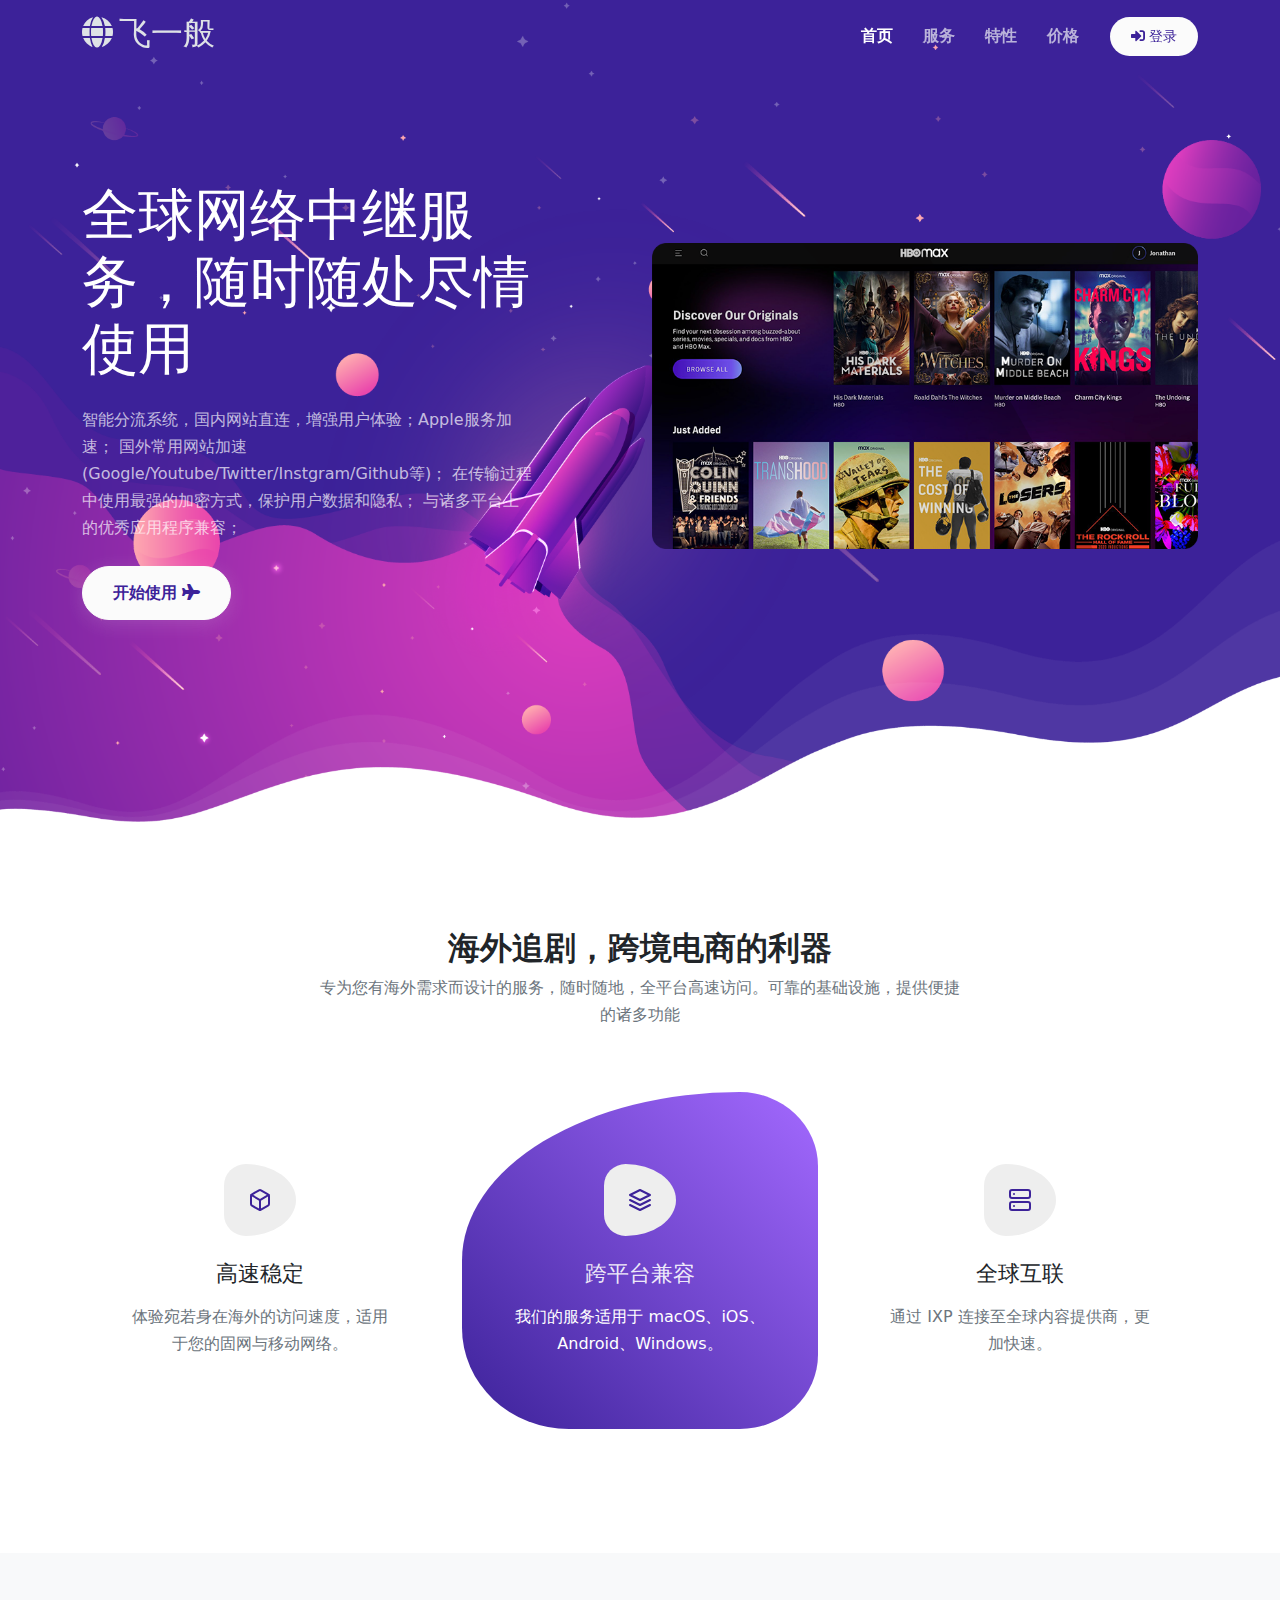
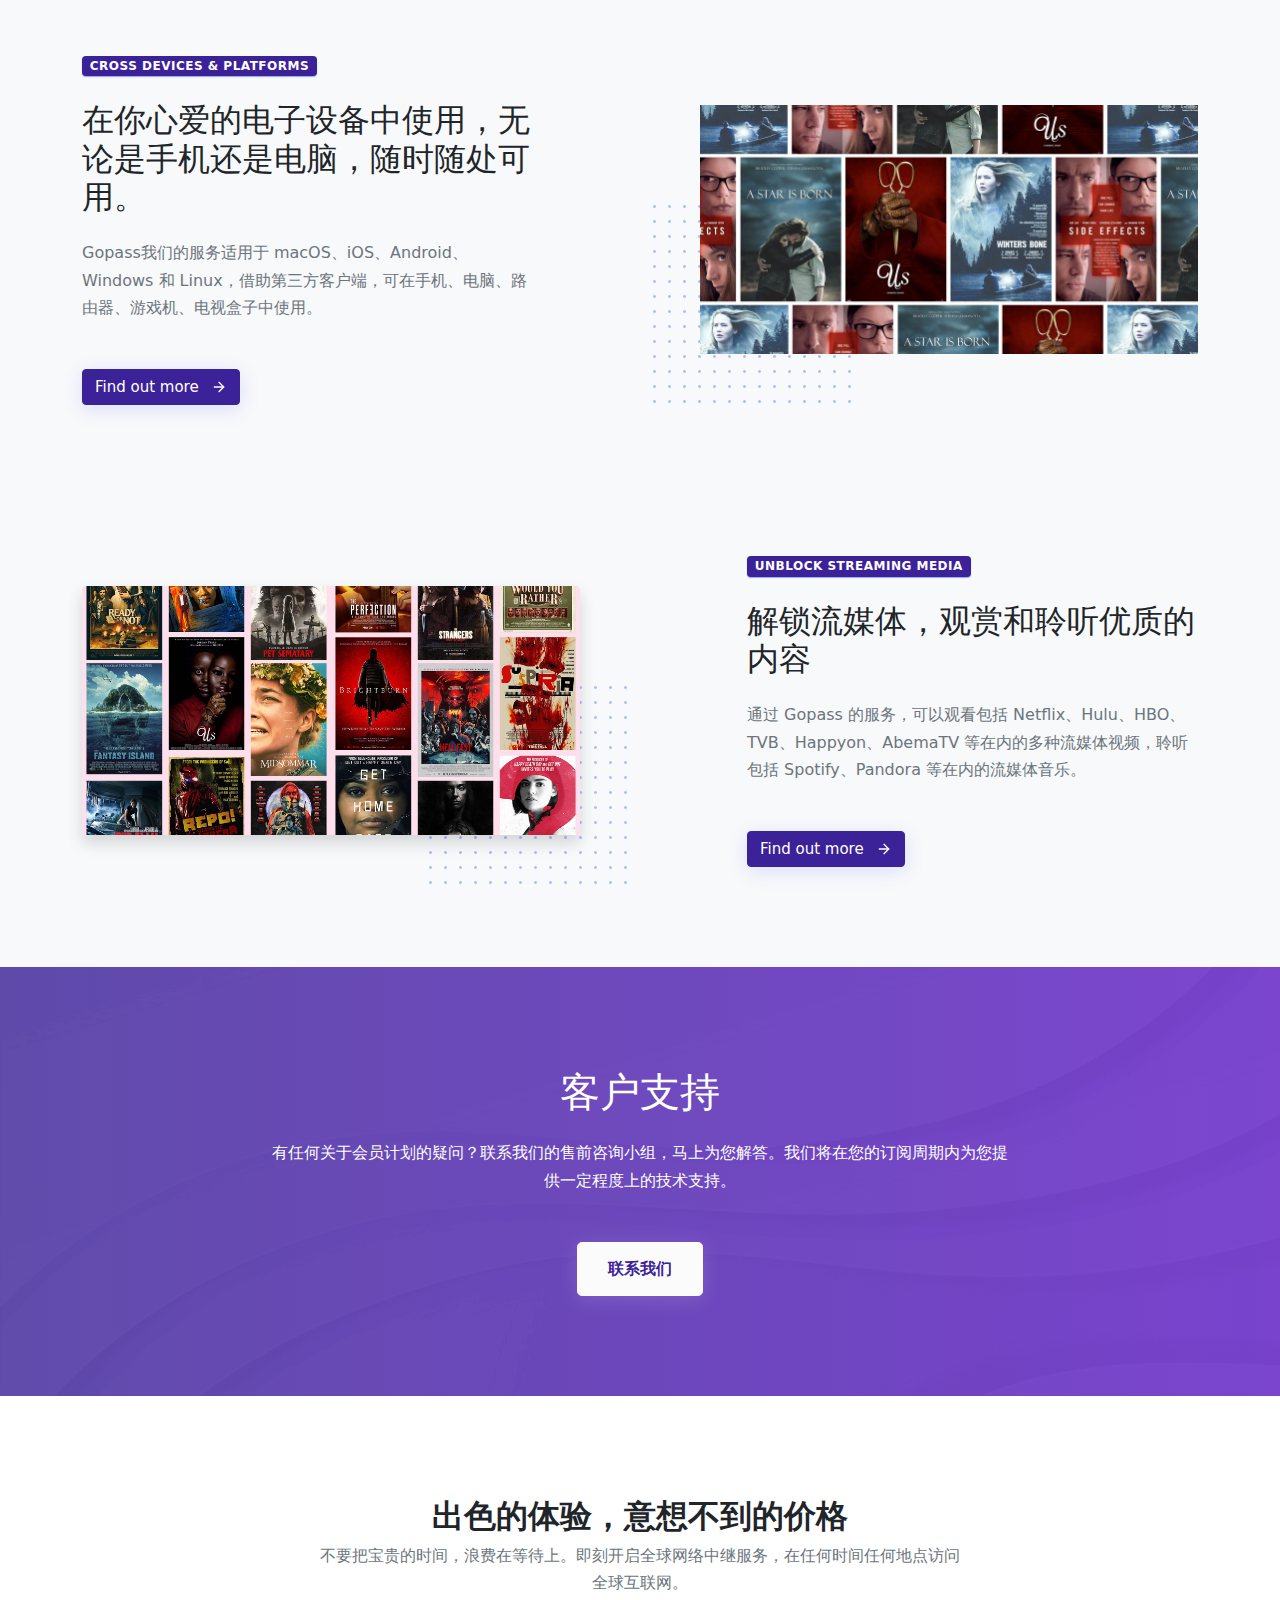
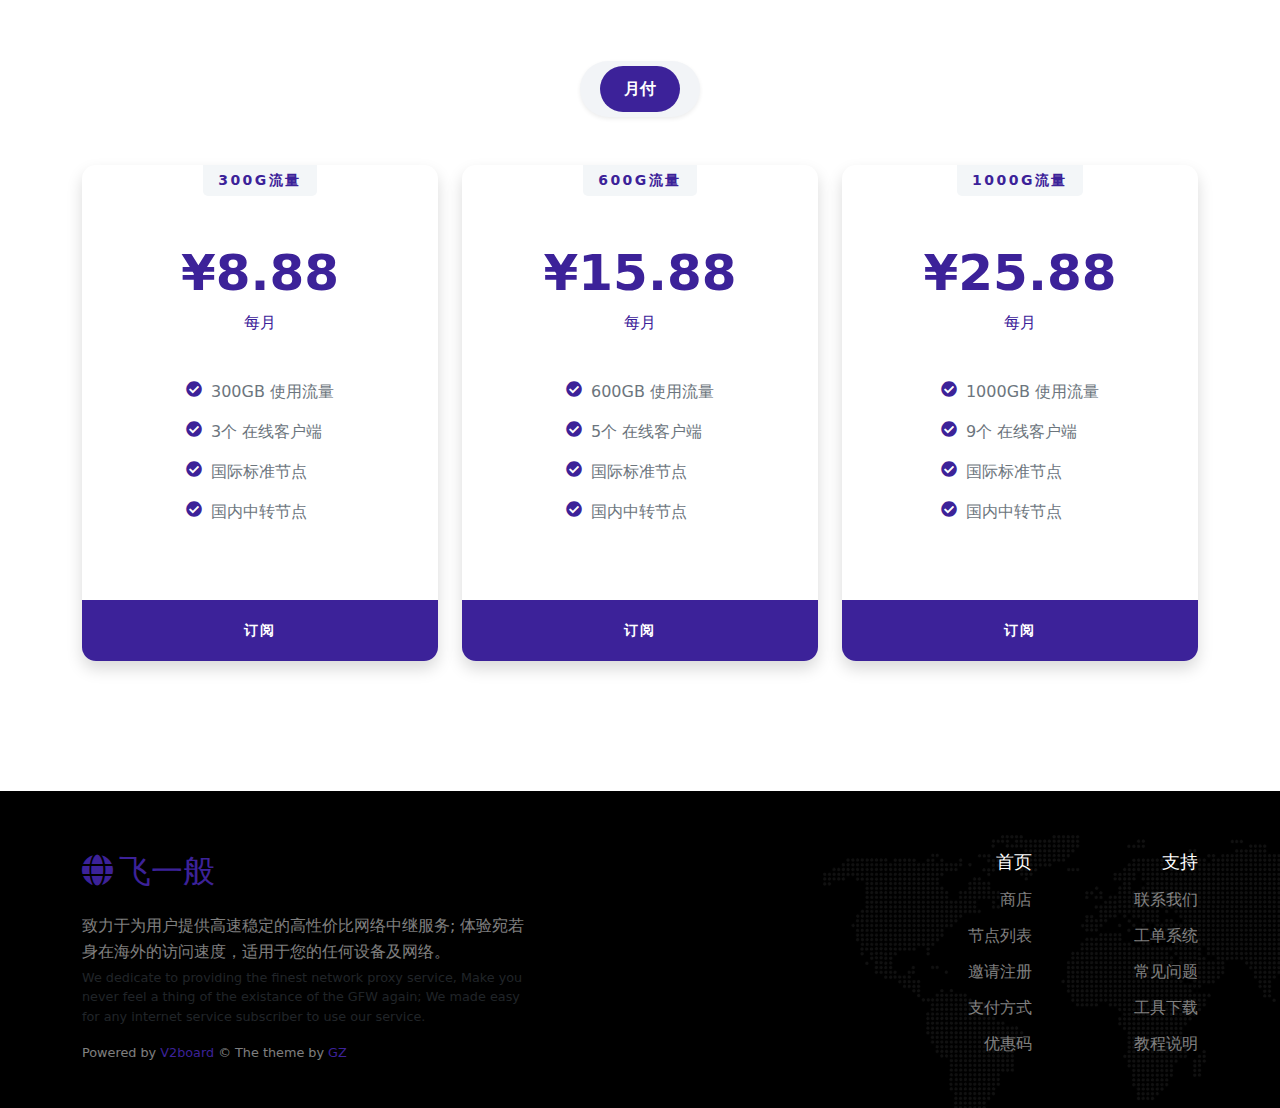
<file: index.html>
<!DOCTYPE html>
<html lang="en">

<head>
    <meta charset="utf-8">
    <meta name="viewport" content="width=device-width, initial-scale=1, shrink-to-fit=no">
    <link rel="icon" type="image/png" href="/favicon.ico">

    <link rel="stylesheet" href="static/css/all.min.css">
    <link rel="stylesheet" href="static/css/swiper.min.css">

    <script src="static/js/jquery.slim.min.js"></script>

    <link rel="stylesheet" href="static/css/style.css">
    <link rel="stylesheet" href="static/css/bootstrap.min_1.css">
    <link rel="stylesheet" href="static/css/materialdesignicons.min.css">

    <title>飞一般的感觉</title>
</head>

<body>
    <!--Navbar Start-->
    <nav class="navbar navbar-expand-lg fixed-top" id="navbar">
        <div class="container">
            <!-- LOGO -->
            <a class="navbar-brand logo" href="/">
                <h2 class="logo-dark"><i class="fa fa-globe"></i>&nbsp;飞一般</h2>
                <h2 class="logo-light" style="color:#dee2e6;font-weight: 400;"><i class="fa fa-globe"></i>&nbsp;飞一般</h2>
            </a>
            <button class="navbar-toggler" type="button" data-bs-toggle="collapse" data-bs-target="#navbarCollapse"
                aria-controls="navbarCollapse" aria-expanded="false" aria-label="Toggle navigation">
                <svg xmlns="http://www.w3.org/2000/svg" width="24" height="24" viewBox="0 0 24 24" fill="none"
                    stroke="currentColor" stroke-width="2" stroke-linecap="round" stroke-linejoin="round"
                    class="feather feather-menu">
                    <line x1="3" y1="12" x2="21" y2="12"></line>
                    <line x1="3" y1="6" x2="21" y2="6"></line>
                    <line x1="3" y1="18" x2="21" y2="18"></line>
                </svg>
            </button>
            <div class="collapse navbar-collapse" id="navbarCollapse">
                <ul class="navbar-nav ms-auto navbar-center" id="navbar-navlist">
                    <li class="nav-item"><a href="/#home" class="nav-link active">首页</a></li>
                    <li class="nav-item"><a href="/#services" class="nav-link">服务</a></li>
                    <li class="nav-item"><a href="/#features" class="nav-link">特性</a></li>
                    <li class="nav-item"><a href="/#pricing" class="nav-link">价格</a></li>
                    <!-- <li class="nav-item client">
                        <a href="#" class="nav-link">客户端</a>
                        <ol class="title">
                            <li>
                                <a href="/LuFly.apk">Android</a>
                            </li>
                            <li>
                                <a href="/LuFly.exe">Windows</a>
                            </li>
                            <li>
                                <a href="/LuFly.pkg">MacOS</a>
                            </li>
                        </ol>
                    </li> --!>

                </ul>
                <a href="index.php#/login" class="btn btn-sm rounded-pill nav-btn ms-lg-3"><i
                        class="fas fa-sign-in-alt"></i> 登录</a>
            </div>
        </div>
        <!-- end container -->
    </nav>
    <!-- Navbar End -->

    <!-- Hero Start -->
    <section class="hero-1 bg-center bg-primary position-relative"
        style="background-image: url(static/images/hero-g-bg.png);" id="home">
        <div class="container">
            <div class="row align-items-center hero-content">
                <div class="col-lg-5">
                    <h1 class="text-white display-4 font-weight-bold mb-4 hero-1-title">全球网络中继服务，随时随处尽情使用</h1>
                    <p class="text-white-70 mb-4"> 智能分流系统，国内网站直连，增强用户体验；Apple服务加速；
                        国外常用网站加速 (Google/Youtube/Twitter/Instgram/Github等)；
                        在传输过程中使用最强的加密方式，保护用户数据和隐私；
                        与诸多平台上的优秀应用程序兼容；</p>
                    <a class="btn btn-lg btn-light rounded-pill mb-2" href="index.php#/register"><strong>开始使用</strong>
                        <i class="fa fa-plane" aria-hidden="true"></i></a>
                </div>

                <div id="carouselExampleIndicators" class="col-lg-6 col-sm-12 mx-auto ms-lg-auto me-lg-0 carousel slide"
                    data-ride="carousel">
                    <div class="swiper-container swiper-container-initialized swiper-container-horizontal">
                        <div class="swiper-wrapper"
                            style="transform: translate3d(-2544px, 0px, 0px); transition-duration: 0ms;">
                            <div class="swiper-slide swiper-slide-duplicate swiper-slide-next swiper-slide-duplicate-prev"
                                data-swiper-slide-index="2" style="width: 636px;"><img
                                    src="static/picture/banner-hulu-3.png" class="d-block w-100"></div>
                            <div class="swiper-slide swiper-slide-duplicate-active" data-swiper-slide-index="0"
                                style="width: 636px;"><img src="static/picture/banner-hbo-1.png" class="d-block w-100">
                                <p></p>
                            </div>
                            <div class="swiper-slide" data-swiper-slide-index="1" style="width: 636px;"><img
                                    src="static/picture/banner-netflix-1.png" class="d-block w-100">
                                <p></p>
                            </div>
                            <div class="swiper-slide swiper-slide-prev swiper-slide-duplicate-next"
                                data-swiper-slide-index="2" style="width: 636px;"><img
                                    src="static/picture/banner-hulu-3.png" class="d-block w-100"></div>
                            <div class="swiper-slide swiper-slide-duplicate swiper-slide-active"
                                data-swiper-slide-index="0" style="width: 636px;"><img
                                    src="static/picture/banner-hbo-1.png" class="d-block w-100">
                                <p></p>
                            </div>
                        </div>
                        <div class="swiper-pagination"></div>
                        <span class="swiper-notification" aria-live="assertive" aria-atomic="true"></span>
                    </div>
                </div>
            </div>
            <!-- end row -->
        </div>
        <!-- end container -->
        <div class="hero-bottom-shape">
            <img src="static/picture/hero-1-bottom-shape.png" alt="" class="img-fluid d-block mx-auto">
        </div>
        <!-- end hero shape -->
    </section>
    <!-- Hero End -->


    <!-- Services start -->
    <section class="section" id="services">
        <div class="container">
            <div class="row justify-content-center mb-5">
                <div class="col-lg-7 text-center">
                    <h2 class="fw-bold">海外追剧，跨境电商的利器</h2>
                    <p class="text-muted">专为您有海外需求而设计的服务，随时随地，全平台高速访问。可靠的基础设施，提供便捷的诸多功能</p>
                </div>
            </div>

            <div class="row">
                <div class="col-lg-4">
                    <div class="service-box text-center px-4 py-5 position-relative mb-4">
                        <div class="service-box-content p-4">
                            <div class="icon-mono service-icon avatar-md mx-auto mb-4">
                                <svg xmlns="http://www.w3.org/2000/svg" width="24" height="24" viewBox="0 0 24 24"
                                    fill="none" stroke="currentColor" stroke-width="2" stroke-linecap="round"
                                    stroke-linejoin="round" class="feather feather-box text-primary">
                                    <path
                                        d="M21 16V8a2 2 0 0 0-1-1.73l-7-4a2 2 0 0 0-2 0l-7 4A2 2 0 0 0 3 8v8a2 2 0 0 0 1 1.73l7 4a2 2 0 0 0 2 0l7-4A2 2 0 0 0 21 16z">
                                    </path>
                                    <polyline points="3.27 6.96 12 12.01 20.73 6.96"></polyline>
                                    <line x1="12" y1="22.08" x2="12" y2="12"></line>
                                </svg>
                            </div>
                            <h4 class="mb-3 font-size-22">高速稳定</h4>
                            <p class="text-muted mb-0">体验宛若身在海外的访问速度，适用于您的固网与移动网络。</p>
                        </div>
                    </div>
                </div>
                <!-- end col -->

                <div class="col-lg-4">
                    <div class="service-box text-center px-4 py-5 position-relative mb-4 active">
                        <div class="service-box-content p-4">
                            <div class="icon-mono service-icon avatar-md mx-auto mb-4">
                                <svg xmlns="http://www.w3.org/2000/svg" width="24" height="24" viewBox="0 0 24 24"
                                    fill="none" stroke="currentColor" stroke-width="2" stroke-linecap="round"
                                    stroke-linejoin="round" class="feather feather-layers text-primary">
                                    <polygon points="12 2 2 7 12 12 22 7 12 2"></polygon>
                                    <polyline points="2 17 12 22 22 17"></polyline>
                                    <polyline points="2 12 12 17 22 12"></polyline>
                                </svg>
                            </div>
                            <h4 class="mb-3 font-size-22 text-white-90">跨平台兼容</h4>
                            <p class="text-white mb-0 text-white-90">我们的服务适用于 macOS、iOS、Android、Windows。</p>
                        </div>
                    </div>
                </div>
                <!-- end col -->

                <div class="col-lg-4">
                    <div class="service-box text-center px-4 py-5 position-relative mb-4">
                        <div class="service-box-content p-4">
                            <div class="icon-mono service-icon avatar-md mx-auto mb-4">
                                <svg xmlns="http://www.w3.org/2000/svg" width="24" height="24" viewBox="0 0 24 24"
                                    fill="none" stroke="currentColor" stroke-width="2" stroke-linecap="round"
                                    stroke-linejoin="round" class="feather feather-server text-primary">
                                    <rect x="2" y="2" width="20" height="8" rx="2" ry="2"></rect>
                                    <rect x="2" y="14" width="20" height="8" rx="2" ry="2"></rect>
                                    <line x1="6" y1="6" x2="6.01" y2="6"></line>
                                    <line x1="6" y1="18" x2="6.01" y2="18"></line>
                                </svg>
                            </div>
                            <h4 class="mb-3 font-size-22">全球互联</h4>
                            <p class="text-muted mb-0">通过 IXP 连接至全球内容提供商，更加快速。</p>
                        </div>
                    </div>
                </div>
                <!-- end col -->
            </div>
            <!-- end row -->
        </div>
        <!-- end container -->

    </section>
    <!-- Services end -->

    <!-- Features start -->
    <section class="section bg-light" id="features">
        <div class="container">
            <div class="row align-items-center mb-5">
                <div class="col-md-5 order-2 order-md-1 mt-md-0 mt-5">
                    <span class="badge badge-pill badge-primary mb-4">CROSS DEVICES &amp; PLATFORMS</span>
                    <h2 class="mb-4">在你心爱的电子设备中使用，无论是手机还是电脑，随时随处可用。</h2>
                    <p class="text-muted mb-5">Gopass我们的服务适用于 macOS、iOS、Android、Windows 和
                        Linux，借助第三方客户端，可在手机、电脑、路由器、游戏机、电视盒子中使用。</p>
                    <a href="index.php#/register" class="btn btn-primary">Find out more <svg
                            xmlns="http://www.w3.org/2000/svg" width="24" height="24" viewBox="0 0 24 24" fill="none"
                            stroke="currentColor" stroke-width="2" stroke-linecap="round" stroke-linejoin="round"
                            class="feather feather-arrow-right icon-xs ms-2">
                            <line x1="5" y1="12" x2="19" y2="12"></line>
                            <polyline points="12 5 19 12 12 19"></polyline>
                        </svg></a>
                </div>
                <div class="col-md-6 ms-md-auto order-1 order-md-2">
                    <div class="position-relative">
                        <div class="ms-5 features-img">
                            <img src="static/picture/top-hbo-movies.jpg" alt="" class="img-fluid d-block mx-auto">
                        </div>
                        <img src="static/picture/dot-img.png" alt="" class="dot-img-left">
                    </div>
                </div>
            </div>
            <!-- end row -->
            <div class="row align-items-center section pb-0">
                <div class="col-md-6">
                    <div class="position-relative mb-md-0 mb-5">
                        <div class="me-5 features-img">
                            <img src="static/picture/halloween-movies.jpg" alt=""
                                class="img-fluid d-block mx-auto rounded shadow">
                        </div>
                        <img src="static/picture/dot-img.png" alt="" class="dot-img-right">
                    </div>
                </div>
                <div class="col-md-5 ms-md-auto">
                    <span class="badge badge-pill badge-primary mb-4">UNBLOCK STREAMING MEDIA</span>
                    <h2 class="mb-4">解锁流媒体，观赏和聆听优质的内容</h2>
                    <p class="text-muted mb-5">通过 Gopass 的服务，可以观看包括 Netflix、Hulu、HBO、TVB、Happyon、AbemaTV
                        等在内的多种流媒体视频，聆听包括 Spotify、Pandora 等在内的流媒体音乐。</p>
                    <a href="index.php#/register" class="btn btn-primary">Find out more <svg
                            xmlns="http://www.w3.org/2000/svg" width="24" height="24" viewBox="0 0 24 24" fill="none"
                            stroke="currentColor" stroke-width="2" stroke-linecap="round" stroke-linejoin="round"
                            class="feather feather-arrow-right icon-xs ms-2">
                            <line x1="5" y1="12" x2="19" y2="12"></line>
                            <polyline points="12 5 19 12 12 19"></polyline>
                        </svg></a>
                </div>
            </div>
            <!-- end row -->
        </div>
        <!-- end container -->
    </section>
    <!-- Features end -->

    <!-- Ticket start -->
    <section class="section bg-gradient-primary">
        <div class="bg-overlay-img" style="background-image: url(static/images/demos.png);"></div>
        <div class="container">
            <div class="row justify-content-center">
                <div class="col-lg-8">
                    <div class="text-center">
                        <h1 class="text-white mb-4">客户支持</h1>
                        <p class="text-white mb-5 font-size-16">
                            有任何关于会员计划的疑问？联系我们的售前咨询小组，马上为您解答。我们将在您的订阅周期内为您提供一定程度上的技术支持。</p>
                        <a href="https://github.com/gz1903"
                            class="btn btn-lg btn-light fw-bold">联系我们</a>
                    </div>
                </div>
                <!-- end col -->
            </div>
            <!-- end row -->
        </div>
        <!-- end container -->
    </section>
    <!-- Ticket end -->

    <!-- Pricing start -->
    <section class="section" id="pricing">
        <div class="container">
            <div class="row justify-content-center mb-5">
                <div class="col-lg-7 text-center">
                    <h2 class="fw-bold">出色的体验，意想不到的价格</h2>
                    <p class="text-muted">
                        不要把宝贵的时间，浪费在等待上。即刻开启全球网络中继服务，在任何时间任何地点访问全球互联网。
                    </p>
                </div>
            </div>
            <div class="row">
                <div class="col-lg-12">
                    <div class="text-center mb-4 pricing-tab">
                        <ul class="nav nav-pills rounded-pill justify-content-center d-inline-block shadow-sm"
                            id="pricingpills-tab" role="tablist">
                            <li class="nav-item d-inline-block">
                                <a class="nav-link rounded-pill active" id="pills-monthly-tab" data-bs-toggle="pill"
                                    href="#pills-monthly" role="tab" aria-controls="pills-monthly"
                                    aria-selected="true">月付</a>
                            </li>
                        </ul>
                    </div>
                    <div class="tab-content" id="pricingpills-tabContent">
                        <div class="tab-pane fade show active" id="pills-monthly" role="tabpanel"
                            aria-labelledby="pills-monthly-tab">
                            <div class="row mt-5">
                                <div class="col-12 col-md-4 col-lg-4">
                                    <div class="pricing shadow rounded-lg">
                                        <div class="pricing-title">
                                            300G流量
                                        </div>
                                        <div class="pricing-padding">
                                            <div class="pricing-price">
                                                <div>¥8.88</div>
                                                <div>每月</div>
                                            </div>
                                            <div class="pricing-details">
                                                <div class="pricing-item">
                                                    <div
                                                        style="width:25px; height:25px;line-height: 20px;color:#3c2299;">
                                                        <i class="fas fa-check-circle"></i>
                                                    </div>
                                                    <div class="pricing-item-label">300GB 使用流量</div>
                                                </div>
                                                <div class="pricing-item">
                                                    <div
                                                        style="width:25px; height:25px;line-height: 20px;color:#3c2299;">
                                                        <i class="fas fa-check-circle"></i>
                                                    </div>
                                                    <div class="pricing-item-label">3个 在线客户端</div>
                                                </div>
                                                <div class="pricing-item">
                                                    <div
                                                        style="width:25px; height:25px;line-height: 20px;color:#3c2299;">
                                                        <i class="fas fa-check-circle"></i>
                                                    </div>
                                                    <div class="pricing-item-label">国际标准节点</div>
                                                </div>
                                                <div class="pricing-item">
                                                    <div
                                                        style="width:25px; height:25px;line-height: 20px;color:#3c2299;">
                                                        <i class="fas fa-check-circle"></i>
                                                    </div>
                                                    <div class="pricing-item-label">国内中转节点</div>
                                                </div>
                                            </div>
                                        </div>
                                        <div class="pricing-cta go-to-buy-page">
                                            <a style="border-radius:0 0 14px 14px; background:#3c2299; color:#fff;"
                                                href="/index.php">订阅</a>
                                        </div>
                                    </div>
                                </div>
                                <div class="col-12 col-md-4 col-lg-4">
                                    <div class="pricing shadow rounded-lg">
                                        <div class="pricing-title">
                                            600G流量
                                        </div>
                                        <div class="pricing-padding">
                                            <div class="pricing-price">
                                                <div>¥15.88</div>
                                                <div>每月</div>
                                            </div>
                                            <div class="pricing-details">
                                                <div class="pricing-item">
                                                    <div
                                                        style="width:25px; height:25px;line-height: 20px;color:#3c2299;">
                                                        <i class="fas fa-check-circle"></i>
                                                    </div>
                                                    <div class="pricing-item-label">600GB 使用流量</div>
                                                </div>
                                                <div class="pricing-item">
                                                    <div
                                                        style="width:25px; height:25px;line-height: 20px;color:#3c2299;">
                                                        <i class="fas fa-check-circle"></i>
                                                    </div>
                                                    <div class="pricing-item-label">5个 在线客户端</div>
                                                </div>
                                                <div class="pricing-item">
                                                    <div
                                                        style="width:25px; height:25px;line-height: 20px;color:#3c2299;">
                                                        <i class="fas fa-check-circle"></i>
                                                    </div>
                                                    <div class="pricing-item-label">国际标准节点</div>
                                                </div>
                                                <div class="pricing-item">
                                                    <div
                                                        style="width:25px; height:25px;line-height: 20px;color:#3c2299;">
                                                        <i class="fas fa-check-circle"></i>
                                                    </div>
                                                    <div class="pricing-item-label">国内中转节点</div>
                                                </div>
                                            </div>
                                        </div>
                                        <div class="pricing-cta go-to-buy-page">
                                            <a style="border-radius:0 0 14px 14px; background:#3c2299; color:#fff;"
                                                href="/index.php">订阅</a>
                                        </div>
                                    </div>
                                </div>
                                <div class="col-12 col-md-4 col-lg-4">
                                    <div class="pricing shadow rounded-lg">
                                        <div class="pricing-title">
                                            1000G流量
                                        </div>
                                        <div class="pricing-padding">
                                            <div class="pricing-price">
                                                <div>¥25.88</div>
                                                <div>每月</div>
                                            </div>
                                            <div class="pricing-details">
                                                <div class="pricing-item">
                                                    <div
                                                        style="width:25px; height:25px;line-height: 20px;color:#3c2299;">
                                                        <i class="fas fa-check-circle"></i>
                                                    </div>
                                                    <div class="pricing-item-label">1000GB 使用流量</div>
                                                </div>
                                                <div class="pricing-item">
                                                    <div
                                                        style="width:25px; height:25px;line-height: 20px;color:#3c2299;">
                                                        <i class="fas fa-check-circle"></i>
                                                    </div>
                                                    <div class="pricing-item-label">9个 在线客户端</div>
                                                </div>
                                                <div class="pricing-item">
                                                    <div
                                                        style="width:25px; height:25px;line-height: 20px;color:#3c2299;">
                                                        <i class="fas fa-check-circle"></i>
                                                    </div>
                                                    <div class="pricing-item-label">国际标准节点</div>
                                                </div>
                                                <div class="pricing-item">
                                                    <div
                                                        style="width:25px; height:25px;line-height: 20px;color:#3c2299;">
                                                        <i class="fas fa-check-circle"></i>
                                                    </div>
                                                    <div class="pricing-item-label">国内中转节点</div>
                                                </div>
                                            </div>
                                        </div>
                                        <div class="pricing-cta go-to-buy-page">
                                            <a style="border-radius:0 0 14px 14px; background:#3c2299; color:#fff;"
                                                href="/index.php">订阅</a>
                                        </div>
                                    </div>
                                </div>
                            </div>
                        </div>
                        <!-- end monthly tab pane -->
                    </div>
                </div>
                <!-- end yearly tab pane -->
            </div>
            <!-- end tab content -->
        </div>
        <!-- end col -->

        <!-- end row -->

        <!-- end container -->
    </section>
    <!-- Pricing end -->

    <!-- Footer Start -->
    <footer class="footer">
        <div class="container">
            <div class="row">
                <div class="bg-overlay-img" style="background-image: url(static/images/footer-bg.png);">
                </div>
                <div class="col-lg-5">
                    <div class="mb-4">
                        <a href="#">
                            <h2 class="logo-dark"><i class="fa fa-globe"></i>&nbsp;飞一般</h2>
                        </a>
                        <p class="text-white-50 mt-4 mb-1" style="font-size: 1rem;line-height: 1.6rem;">
                            致力于为用户提供高速稳定的高性价比网络中继服务; 体验宛若身在海外的访问速度，适用于您的任何设备及网络。</p>
                        <p style="font-size: 0.8rem;line-height: 1.2rem;">We dedicate to providing the finest network
                            proxy
                            service, Make you never feel a thing of the existance of the GFW again; We made easy for any
                            internet service subscriber to use our service.</p>
                        <p class="text-white-50 mb-0" style="font-size: 0.8rem!important;">
                            Powered by
                            <a href="/staff.html" data-bs-original-title="" title="">V2board</a>
                            © The theme by
                            <a href="https://github.com/GZ1903" target="_blank" data-bs-original-title=""
                                title="">GZ</a>
                        </p>
                    </div>
                </div>
                <!-- end col -->

                <div class="col-lg-7 d-none d-sm-none d-md-none d-lg-block">
                    <div class="row">
                        <div class="col-lg-3 col-6"></div>
                        <div class="col-lg-3 col-6"></div>
                        <div class="col-lg-3 col-6">
                            <div class="mt-4 mt-lg-0">
                                <h4 class="text-white font-size-18 mb-3 text-end">首页</h4>
                                <ul class="list-unstyled footer-sub-menu">
                                    <li class="text-end"><a href="/index.php" class="footer-link">商店</a></li>
                                    <li class="text-end"><a href="/index.php" class="footer-link">节点列表</a>
                                    </li>
                                    <li class="text-end"><a href="/index.php" class="footer-link">邀请注册</a>
                                    </li>
                                    <li class="text-end"><a href="/index.php" class="footer-link">支付方式</a>
                                    </li>
                                    <li class="text-end"><a href="/index.php" class="footer-link">优惠码</a></li>
                                </ul>
                            </div>
                        </div>
                        <div class="col-lg-3 col-6">
                            <div class="mt-4 mt-lg-0">
                                <h4 class="text-white font-size-18 mb-3 text-end">支持</h4>
                                <ul class="list-unstyled footer-sub-menu">
                                    <li class="text-end"><a
                                            href="http://wpa.qq.com/msgrd?v=3&uin=1243453927&site=qq&menu=yes"
                                            class="footer-link">联系我们</a>
                                    </li>
                                    <li class="text-end"><a href="/index.php" class="footer-link">工单系统</a>
                                    </li>
                                    <li class="text-end"><a href="/index.php" class="footer-link">常见问题</a>
                                    </li>
                                    <li class="text-end"><a href="/index.php" class="footer-link">工具下载</a>
                                    </li>
                                    <li class="text-end"><a href="/index.php" class="footer-link">教程说明</a>
                                    </li>
                                </ul>
                            </div>
                        </div>

                    </div>
                </div>
                <!-- end col -->
            </div>
            <!-- end row -->

            <!-- end row -->
        </div>
        <!-- end container -->
    </footer>
    <!-- Footer End -->

    <!-- javascript -->
    <script src="static/js/bootstrap.bundle.min.js"></script>
    <script src="static/js/smooth-scroll.polyfills.min.js"></script>

    <!-- App Js -->
    <script src="static/js/5c95f998e36645deaae79de936803599.js"></script>
    <script src="static/js/app.js"></script>

    <!--End mc_embed_signup-->
    <script src="static/js/swiper.min.js"></script>
    <script>

        var mySwiper = new Swiper('.swiper-container', {
            direction: 'horizontal',
            loop: true,
            navigation: {
                nextEl: '.swiper-button-next',
                prevEl: '.swiper-button-prev',
            },
            autoplay: {
                delay: 5000,
                disableOnInteraction: true,
            },
        })
    </script>
</body>
<script>
    // var client = document.querySelector('.client');
    // var title = document.querySelector('.title');
    // client.onmouseover = function () {
    //     console.log('显示');
    //     title.setAttribute('style', 'display:block')
    // }
    // client.onmouseleave = function () {
    //     console.log('隐藏');
    //     title.setAttribute('style', 'display:none')
    // }
</script>

</html>
</file>
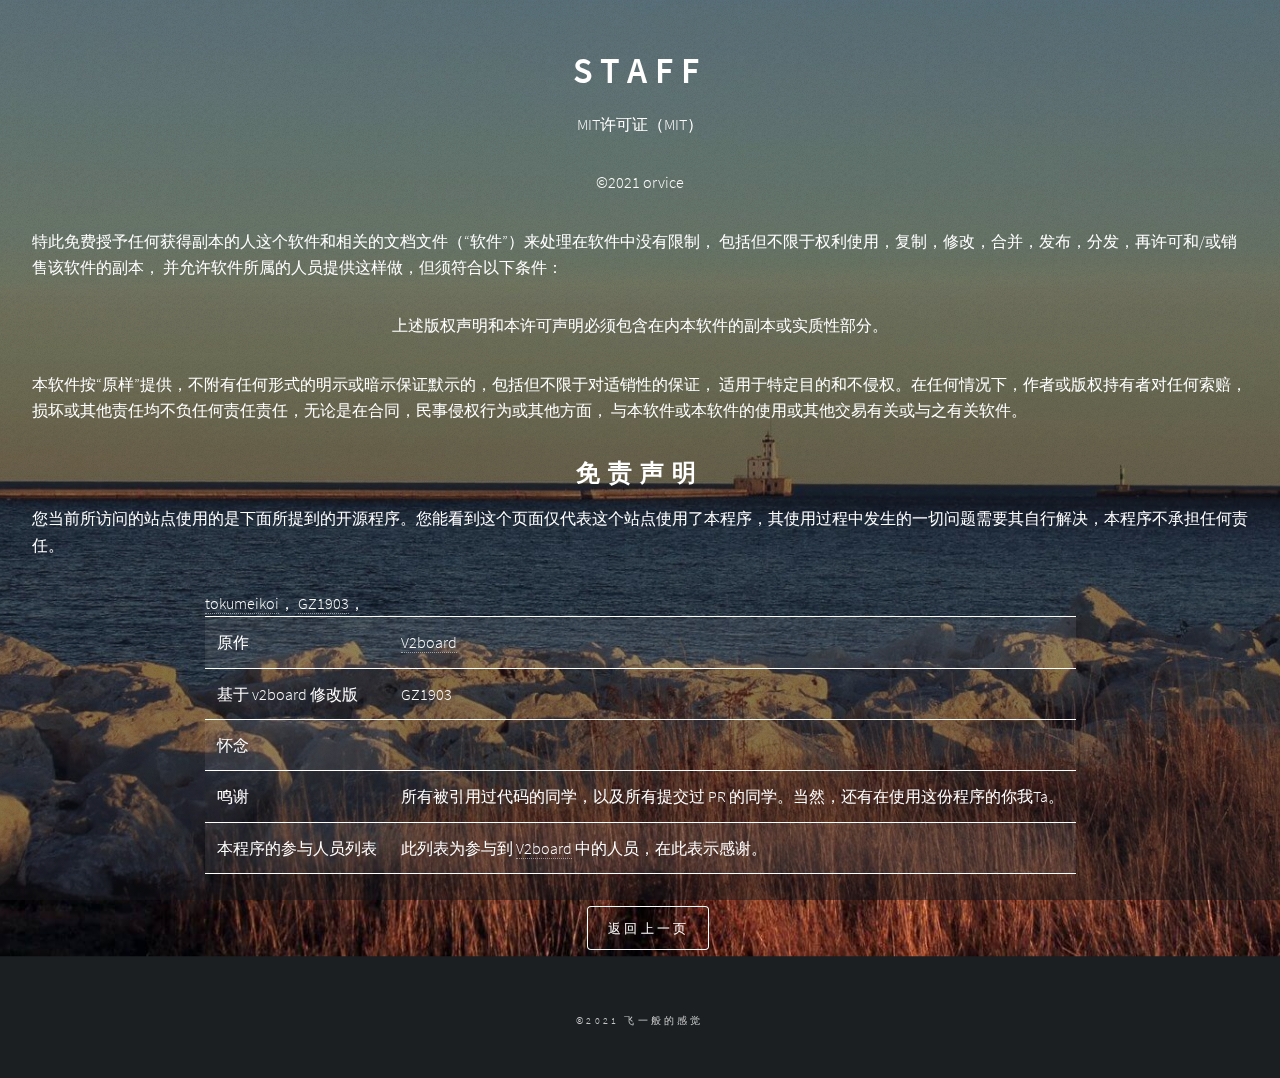
<file: staff.html>
<!DOCTYPE html>
<!-- saved from url=(0014)about:internet -->
<html><head><meta http-equiv="Content-Type" content="text/html; charset=UTF-8">
    <title>飞一般的感觉</title>
    <meta name="keywords" content="">
    <meta name="description" content="">
    
    <link rel="shortcut icon" href="/favicon.ico">
    <link rel="bookmark" href="/favicon.ico">
    <meta name="viewport" content="width=device-width, initial-scale=1, user-scalable=no">
    <link rel="stylesheet" href="./staff/main.css">
    <noscript>
        <link rel="stylesheet" href="/assets/css/noscript.css"/>
    </noscript>
</head>

<body class="">
    <div id="wrapper">
        <!--首页开始-->
        <div class="content">
            <div class="inner">
                <h1>staff</h1>
            </div>
        </div>
        
        <p>MIT许可证（MIT）</p>
    
        <p class="copyright">©2021 orvice</p>
    
        <p>特此免费授予任何获得副本的人这个软件和相关的文档文件（“软件”）来处理在软件中没有限制，
            包括但不限于权利使用，复制，修改，合并，发布，分发，再许可和/或销售该软件的副本，
            并允许软件所属的人员提供这样做，但须符合以下条件：</p>
    
        <p>上述版权声明和本许可声明必须包含在内本软件的副本或实质性部分。</p>
    
        <p>本软件按“原样”提供，不附有任何形式的明示或暗示保证默示的，包括但不限于对适销性的保证，
            适用于特定目的和不侵权。在任何情况下，作者或版权持有者对任何索赔，损坏或其他责任均不负任何责任责任，无论是在合同，民事侵权行为或其他方面，
            与本软件或本软件的使用或其他交易有关或与之有关软件。</p>
    
        <h2 class="content-sub-heading">免责声明</h2>
        <p>您当前所访问的站点使用的是下面所提到的开源程序。您能看到这个页面仅代表这个站点使用了本程序，其使用过程中发生的一切问题需要其自行解决，本程序不承担任何责任。</p>
    
    
        <div class="table-wrapper">
            <a href="https://github.com/tokumeikoi">tokumeikoi</a>，
            <a href="https://github.com/GZ1903">GZ1903</a>，			
                    <table>
                <tbody>
                    <tr>
                        <td>原作</td>
                        <td><a href="https://github.com/v2board/v2board">V2board</a></td>
                    </tr>
                        <td>基于 v2board 修改版</td>
                        <td>GZ1903</td>
                    </tr>
                    </tr>
                        <td>怀念</td>
                    </tr>	
                        <td>鸣谢</td>
                        <td>所有被引用过代码的同学，以及所有提交过 PR 的同学。当然，还有在使用这份程序的你我Ta。</td>
                    </tr>				
                    <tr>
                        <td>本程序的参与人员列表</td>
                        <td>此列表为参与到 <a href="https://github.com/gz1903/v2board">V2board</a> 中的人员，在此表示感谢。</td>
                    </tr>
                </tbody>
            </table>
        </div>
    
        <nav>
            <ul>
                <a href="javascript:history.back();" class="button">返回上一页</a>
            </ul>
        </nav>
    
        <!-- 版权底部 -->
        <footer id="footer">
            <p class="copyright">©2021 飞一般的感觉</p>
        </footer>
        <!-- 版权结束 -->
    </div>

    <div id="bg"></div>
    
    <script src="./staff/jquery@3.6.0"></script>
    <script src="./staff/skel.min.js"></script>
    <script src="./staff/util.js"></script>
    <script src="./staff/main.js"></script>

    
</body></html>
</file>
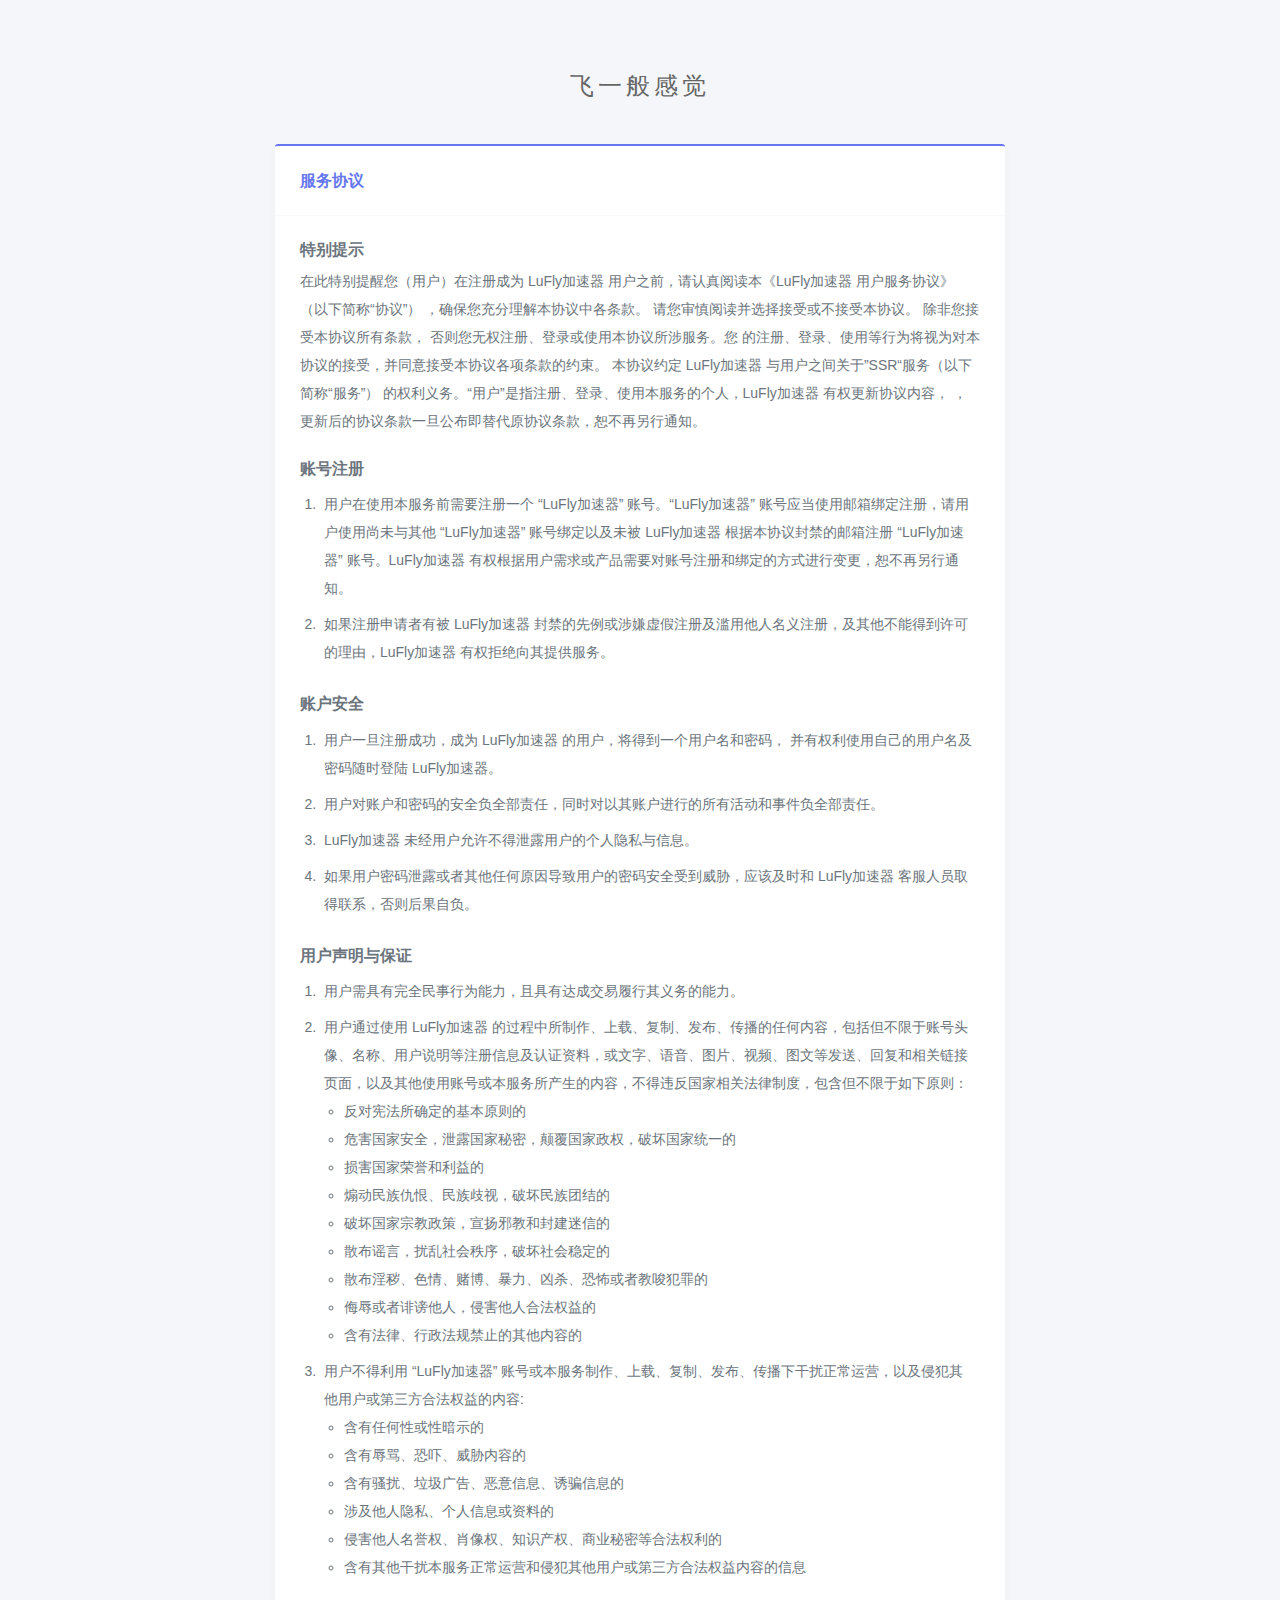
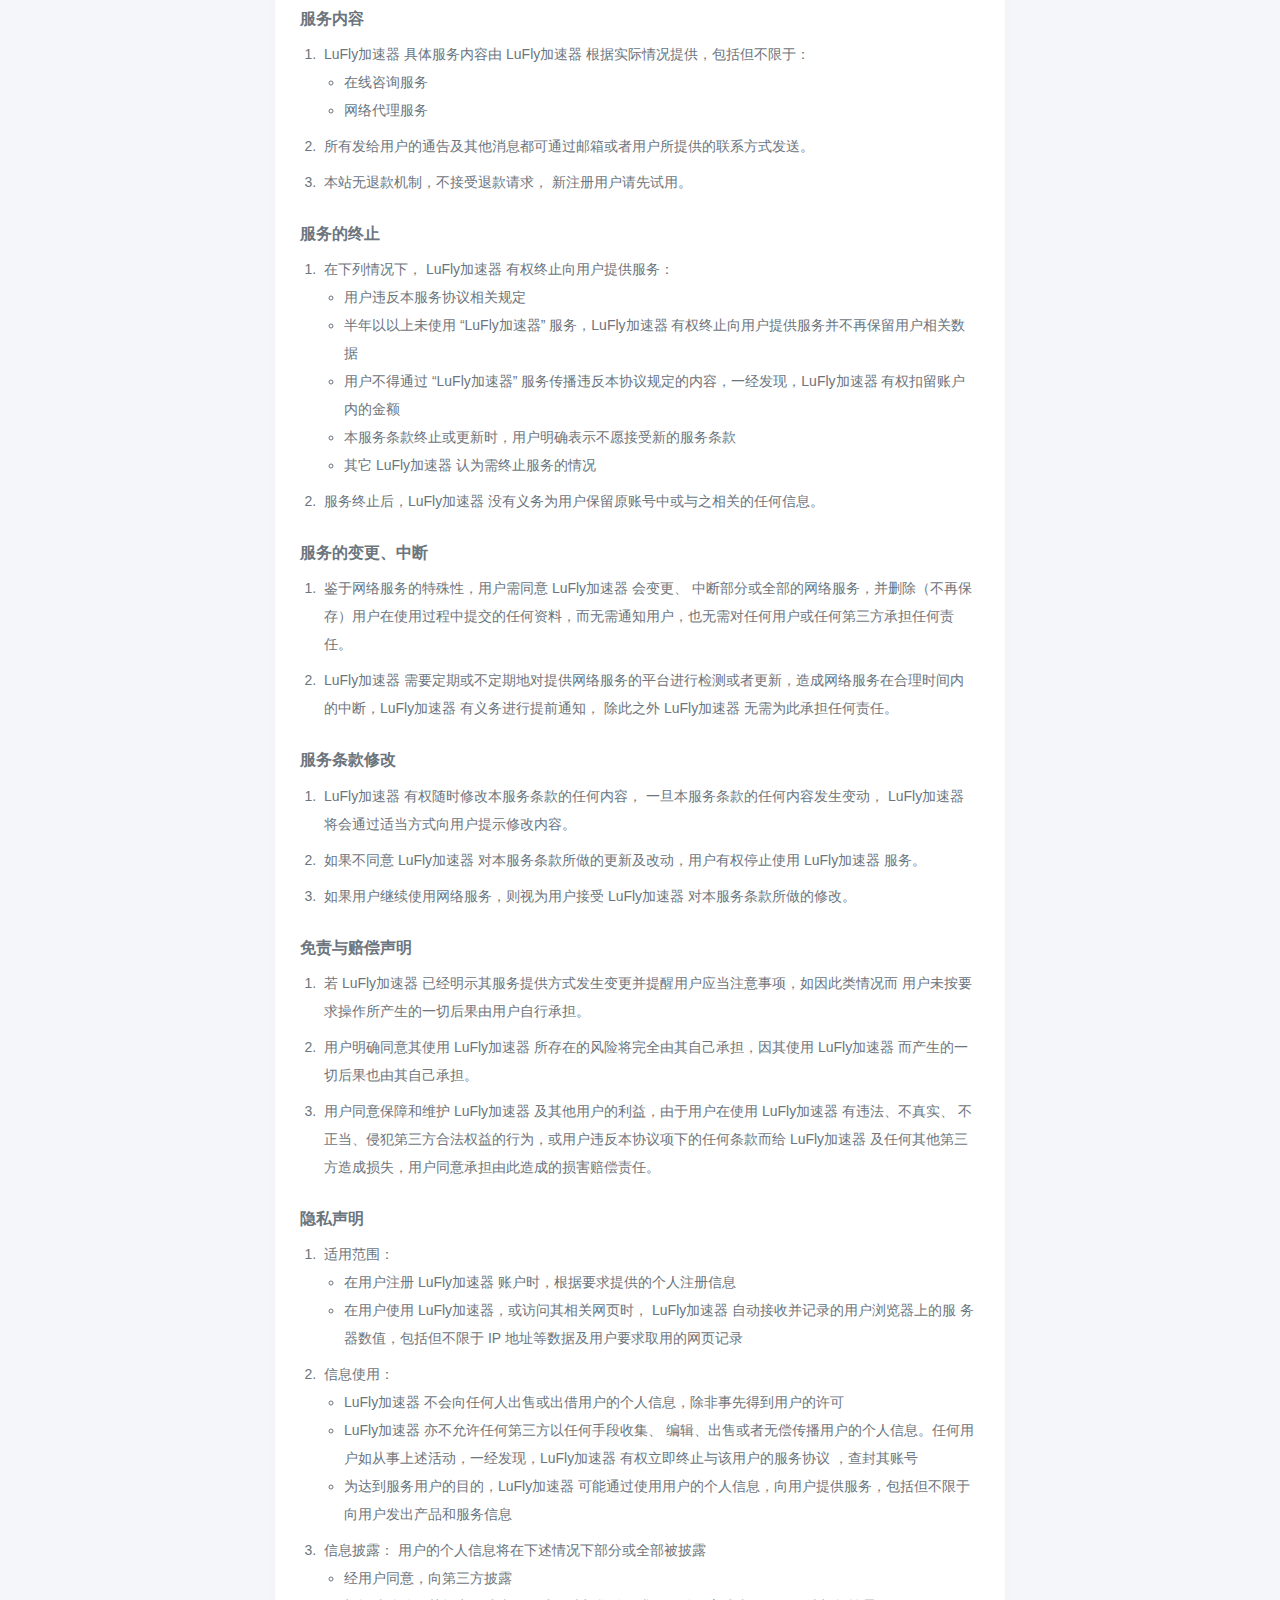
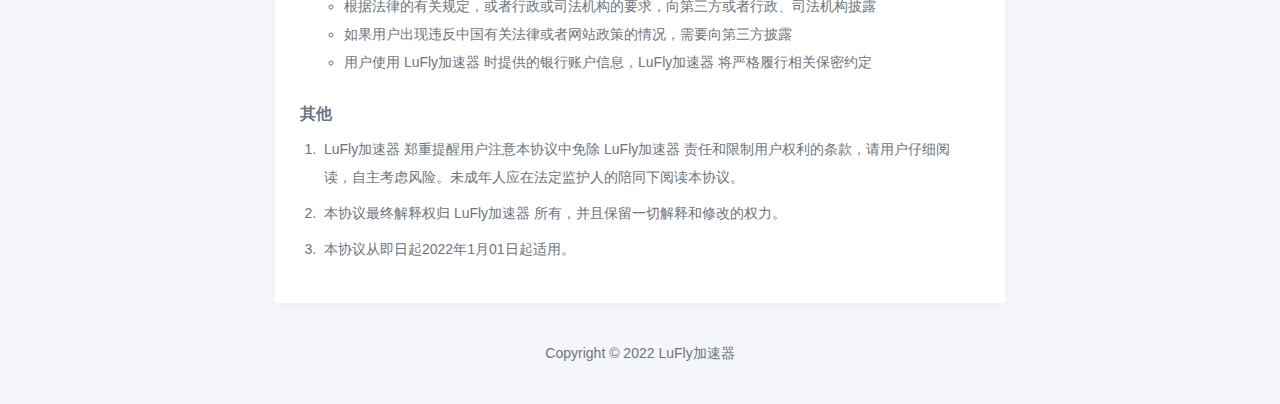
<file: xy.html>
<!DOCTYPE html>

<html lang="en"><head><meta http-equiv="Content-Type" content="text/html; charset=UTF-8">
  
  <meta content="width=device-width, initial-scale=1, maximum-scale=1, shrink-to-fit=no" name="viewport">
  <title>飞一般感觉</title>

  <!-- General CSS Files -->
  <link rel="stylesheet" href="./xy_css/bootstrap.min.css">
  <link rel="stylesheet" href="./xy_css/all.min.css">

  <!-- Template CSS -->
  <link rel="stylesheet" href="./xy_css/style.css">
  <link rel="stylesheet" href="./xy_css/components.css">

  <style>
    ol {
      padding-left: 20px;
    }
    ul {
      padding-left: 20px;
    }
    h6:first-of-type {
      margin-top: 4px;
    }
    h6 {
      margin-top: 24px;
    }
    ol li {
      padding: 4px;
    }
    ul li {
      padding: 0;
    }
  </style>
</head>

<body>
  <div id="app">
    <section class="section">
      <div class="container mt-5">
        <div class="row">
          <div class="col-12 col-sm-10 offset-sm-1 col-md-8 offset-md-2 col-lg-8 offset-lg-2 col-xl-8 offset-xl-2">
            <div class="login-brand">
              飞一般感觉
            </div>

            <div class="card card-primary">
              <div class="card-header">
                <h4>服务协议</h4>
              </div>

              <div class="card-body">
                <h6>特别提示</h6>
                <p>
                  在此特别提醒您（用户）在注册成为 LuFly加速器 用户之前，请认真阅读本《LuFly加速器 用户服务协议》 （以下简称“协议”） ，确保您充分理解本协议中各条款。 请您审慎阅读并选择接受或不接受本协议。 除非您接受本协议所有条款， 否则您无权注册、登录或使用本协议所涉服务。您 的注册、登录、使用等行为将视为对本协议的接受，并同意接受本协议各项条款的约束。 本协议约定 LuFly加速器 与用户之间关于”SSR“服务（以下简称“服务”） 的权利义务。“用户”是指注册、登录、使用本服务的个人，LuFly加速器 有权更新协议内容， ，更新后的协议条款一旦公布即替代原协议条款，恕不再另行通知。
                </p>

                <h6>账号注册</h6>
                <ol>
                  <li>
                    用户在使用本服务前需要注册一个 “LuFly加速器” 账号。“LuFly加速器” 账号应当使用邮箱绑定注册，请用户使用尚未与其他 “LuFly加速器” 账号绑定以及未被 LuFly加速器 根据本协议封禁的邮箱注册 “LuFly加速器” 账号。LuFly加速器 有权根据用户需求或产品需要对账号注册和绑定的方式进行变更，恕不再另行通知。
                  </li>
                  <li>
                    如果注册申请者有被 LuFly加速器 封禁的先例或涉嫌虚假注册及滥用他人名义注册，及其他不能得到许可的理由，LuFly加速器 有权拒绝向其提供服务。
                  </li>
                </ol>

                <h6>账户安全</h6>
                <ol>
                  <li>
                    用户一旦注册成功，成为 LuFly加速器 的用户，将得到一个用户名和密码， 并有权利使用自己的用户名及密码随时登陆 LuFly加速器。
                  </li>
                  <li>
                    用户对账户和密码的安全负全部责任，同时对以其账户进行的所有活动和事件负全部责任。
                  </li>
                  <li>
                    LuFly加速器 未经用户允许不得泄露用户的个人隐私与信息。
                  </li>
                  <li>
                    如果用户密码泄露或者其他任何原因导致用户的密码安全受到威胁，应该及时和 LuFly加速器 客服人员取得联系，否则后果自负。
                  </li>
                </ol>


                <h6>用户声明与保证</h6>
                <ol>
                  <li>
                    用户需具有完全民事行为能力，且具有达成交易履行其义务的能力。
                  </li>
                  <li>
                    用户通过使用 LuFly加速器 的过程中所制作、上载、复制、发布、传播的任何内容，包括但不限于账号头像、名称、用户说明等注册信息及认证资料，或文字、语音、图片、视频、图文等发送、回复和相关链接页面，以及其他使用账号或本服务所产生的内容，不得违反国家相关法律制度，包含但不限于如下原则：
                    <ul>
                      <li>
                        反对宪法所确定的基本原则的
                      </li>
                      <li>
                        危害国家安全，泄露国家秘密，颠覆国家政权，破坏国家统一的
                      </li>
                      <li>
                        损害国家荣誉和利益的
                      </li>
                      <li>
                        煽动民族仇恨、民族歧视，破坏民族团结的
                      </li>
                      <li>
                        破坏国家宗教政策，宣扬邪教和封建迷信的
                      </li>
                      <li>
                        散布谣言，扰乱社会秩序，破坏社会稳定的
                      </li>
                      <li>
                        散布淫秽、色情、赌博、暴力、凶杀、恐怖或者教唆犯罪的
                      </li>
                      <li>
                        侮辱或者诽谤他人，侵害他人合法权益的
                      </li>
                      <li>
                        含有法律、行政法规禁止的其他内容的
                      </li>
                    </ul>
                  </li>
                  <li>
                    用户不得利用 “LuFly加速器” 账号或本服务制作、上载、复制、发布、传播下干扰正常运营，以及侵犯其他用户或第三方合法权益的内容:
                    <ul>
                      <li>
                        含有任何性或性暗示的
                      </li>
                      <li>
                        含有辱骂、恐吓、威胁内容的
                      </li>
                      <li>
                        含有骚扰、垃圾广告、恶意信息、诱骗信息的
                      </li>
                      <li>
                        涉及他人隐私、个人信息或资料的
                      </li>
                      <li>
                        侵害他人名誉权、肖像权、知识产权、商业秘密等合法权利的
                      </li>
                      <li>
                        含有其他干扰本服务正常运营和侵犯其他用户或第三方合法权益内容的信息
                      </li>
                    </ul>
                  </li>
                </ol>

                <h6>服务内容</h6>
                <ol>
                  <li>
                    LuFly加速器 具体服务内容由 LuFly加速器 根据实际情况提供，包括但不限于：
                    <ul>
                      <li>
                        在线咨询服务
                      </li>
                      <li>
                        网络代理服务
                      </li>
                    </ul>
                  </li>
                  <li>
                    所有发给用户的通告及其他消息都可通过邮箱或者用户所提供的联系方式发送。
                  </li>
                  <li>
                    本站无退款机制，不接受退款请求， 新注册用户请先试用。
                  </li>
                </ol>

                <h6>服务的终止</h6>
                <ol>
                  <li>
                    在下列情况下， LuFly加速器 有权终止向用户提供服务：
                    <ul>
                      <li>
                        用户违反本服务协议相关规定
                      </li>
                      <li>
                        半年以以上未使用 “LuFly加速器” 服务，LuFly加速器 有权终止向用户提供服务并不再保留用户相关数据
                      </li>
                      <li>
                        用户不得通过 “LuFly加速器” 服务传播违反本协议规定的内容，一经发现，LuFly加速器 有权扣留账户内的金额
                      </li>
                      <li>
                        本服务条款终止或更新时，用户明确表示不愿接受新的服务条款
                      </li>
                      <li>
                        其它 LuFly加速器 认为需终止服务的情况
                      </li>
                    </ul>
                  </li>
                  <li>
                    服务终止后，LuFly加速器 没有义务为用户保留原账号中或与之相关的任何信息。
                  </li>
                </ol>

                <h6>服务的变更、中断</h6>
                <ol>
                  <li>
                    鉴于网络服务的特殊性，用户需同意 LuFly加速器 会变更、 中断部分或全部的网络服务，并删除（不再保存）用户在使用过程中提交的任何资料，而无需通知用户，也无需对任何用户或任何第三方承担任何责任。
                  </li>
                  <li>
                    LuFly加速器 需要定期或不定期地对提供网络服务的平台进行检测或者更新，造成网络服务在合理时间内的中断，LuFly加速器 有义务进行提前通知， 除此之外 LuFly加速器 无需为此承担任何责任。
                  </li>
                </ol>

                <h6>服务条款修改</h6>
                <ol>
                  <li>LuFly加速器 有权随时修改本服务条款的任何内容， 一旦本服务条款的任何内容发生变动， LuFly加速器 将会通过适当方式向用户提示修改内容。</li>
                  <li>如果不同意 LuFly加速器 对本服务条款所做的更新及改动，用户有权停止使用 LuFly加速器 服务。</li>
                  <li>如果用户继续使用网络服务，则视为用户接受 LuFly加速器 对本服务条款所做的修改。</li>
                </ol>

                <h6>免责与赔偿声明</h6>
                <ol>
                  <li>
                    若 LuFly加速器 已经明示其服务提供方式发生变更并提醒用户应当注意事项，如因此类情况而 用户未按要求操作所产生的一切后果由用户自行承担。
                  </li>
                  <li>
                    用户明确同意其使用 LuFly加速器 所存在的风险将完全由其自己承担，因其使用 LuFly加速器 而产生的一切后果也由其自己承担。
                  </li>
                  <li>
                    用户同意保障和维护 LuFly加速器 及其他用户的利益，由于用户在使用 LuFly加速器 有违法、不真实、 不正当、侵犯第三方合法权益的行为，或用户违反本协议项下的任何条款而给 LuFly加速器 及任何其他第三方造成损失，用户同意承担由此造成的损害赔偿责任。
                  </li>
                </ol>

                <h6>隐私声明</h6>
                <ol>
                  <li>
                    适用范围：
                    <ul>
                      <li>
                        在用户注册 LuFly加速器 账户时，根据要求提供的个人注册信息
                      </li>
                      <li>
                        在用户使用 LuFly加速器，或访问其相关网页时， LuFly加速器 自动接收并记录的用户浏览器上的服 务器数值，包括但不限于 IP 地址等数据及用户要求取用的网页记录
                      </li>
                    </ul>
                  </li>
                  <li>
                    信息使用：
                    <ul>
                      <li>
                        LuFly加速器 不会向任何人出售或出借用户的个人信息，除非事先得到用户的许可
                      </li>
                      <li>
                        LuFly加速器 亦不允许任何第三方以任何手段收集、 编辑、出售或者无偿传播用户的个人信息。任何用户如从事上述活动，一经发现，LuFly加速器 有权立即终止与该用户的服务协议 ，查封其账号
                      </li>
                      <li>
                        为达到服务用户的目的，LuFly加速器 可能通过使用用户的个人信息，向用户提供服务，包括但不限于向用户发出产品和服务信息
                      </li>
                    </ul>
                  </li>
                  <li>
                    信息披露：
                    用户的个人信息将在下述情况下部分或全部被披露
                    <ul>
                      <li>
                        经用户同意，向第三方披露
                      </li>
                      <li>
                        根据法律的有关规定，或者行政或司法机构的要求，向第三方或者行政、司法机构披露
                      </li>
                      <li>
                        如果用户出现违反中国有关法律或者网站政策的情况，需要向第三方披露
                      </li>
                      <li>
                        用户使用 LuFly加速器 时提供的银行账户信息，LuFly加速器 将严格履行相关保密约定
                      </li>
                    </ul>
                  </li>
                </ol>

                <h6>其他</h6>
                <ol>
                  <li>
                    LuFly加速器 郑重提醒用户注意本协议中免除 LuFly加速器 责任和限制用户权利的条款，请用户仔细阅读，自主考虑风险。未成年人应在法定监护人的陪同下阅读本协议。
                  </li>
                  <li>
                    本协议最终解释权归 LuFly加速器 所有，并且保留一切解释和修改的权力。
                  </li>
                  <li>
                    本协议从即日起2022年1月01日起适用。
                  </li>
                </ol>

              </div>
            </div>
            <div class="simple-footer">
              Copyright © 2022 LuFly加速器
              <div class="mt-2" id="copyright"></div>
            </div>
          </div>
        </div>
      </div>
    </section>
  </div>


</body></html>
</file>
<file: xy_css/style.css>
.btn:focus,
.btn:active,
.btn:active:focus,
.custom-select:focus,
.form-control:focus {
  box-shadow: none !important;
  outline: none; }

a {
  color: #6777ef;
  font-weight: 500;
  transition: all .5s;
  -webkit-transition: all .5s;
  -o-transition: all .5s; }

a:not(.btn-social-icon):not(.btn-social):not(.page-link) .ion,
a:not(.btn-social-icon):not(.btn-social):not(.page-link) .fas,
a:not(.btn-social-icon):not(.btn-social):not(.page-link) .far,
a:not(.btn-social-icon):not(.btn-social):not(.page-link) .fal,
a:not(.btn-social-icon):not(.btn-social):not(.page-link) .fab {
  margin-left: 4px; }

.bg-primary {
  background-color: #6777ef !important; }

.bg-secondary {
  background-color: #cdd3d8 !important; }

.bg-success {
  background-color: #63ed7a !important; }

.bg-info {
  background-color: #3abaf4 !important; }

.bg-warning {
  background-color: #ffa426 !important; }

.bg-danger {
  background-color: #fc544b !important; }

.bg-light {
  background-color: #e3eaef !important; }

.bg-dark {
  background-color: #191d21 !important; }

.text-primary, .text-primary-all *, .text-primary-all *:before, .text-primary-all *:after {
  color: #6777ef !important; }

.text-secondary, .text-secondary-all *, .text-secondary-all *:before, .text-secondary-all *:after {
  color: #cdd3d8 !important; }

.text-success, .text-success-all *, .text-success-all *:before, .text-success-all *:after {
  color: #63ed7a !important; }

.text-info, .text-info-all *, .text-info-all *:before, .text-info-all *:after {
  color: #3abaf4 !important; }

.text-warning, .text-warning-all *, .text-warning-all *:before, .text-warning-all *:after {
  color: #ffa426 !important; }

.text-danger, .text-danger-all *, .text-danger-all *:before, .text-danger-all *:after {
  color: #fc544b !important; }

.text-light, .text-light-all *, .text-light-all *:before, .text-light-all *:after {
  color: #e3eaef !important; }

.text-white, .text-white-all *, .text-white-all *:before, .text-white-all *:after {
  color: #ffffff !important; }

.text-dark, .text-dark-all *, .text-dark-all *:before, .text-dark-all *:after {
  color: #191d21 !important; }

.font-weight-normal {
  font-weight: 500 !important; }

.lead {
  line-height: 34px; }

@media (max-width: 575.98px) {
  .lead {
    font-size: 17px;
    line-height: 30px; } }

h1, h2, h3, h4, h5, h6 {
  font-weight: 700; }

p, ul:not(.list-unstyled), ol {
  line-height: 28px; }

.shadow {
  box-shadow: 0 4px 8px rgba(0, 0, 0, 0.03); }

.text-muted {
  color: #98a6ad !important; }

/* 3.2 Form */
.form-control,
.input-group-text,
.custom-select,
.custom-file-label {
  background-color: #fdfdff;
  border-color: #e4e6fc; }
  .form-control:focus,
  .input-group-text:focus,
  .custom-select:focus,
  .custom-file-label:focus {
    background-color: #fefeff;
    border-color: #95a0f4; }

.input-group-text,
select.form-control:not([size]):not([multiple]),
.form-control:not(.form-control-sm):not(.form-control-lg) {
  font-size: 14px;
  padding: 10px 15px;
  height: 42px; }

textarea.form-control {
  height: 64px; }

.custom-control {
  line-height: 1.6rem; }

.custom-file,
.custom-file-label,
.custom-select,
.custom-file-label:after,
.form-control[type="color"],
select.form-control:not([size]):not([multiple]) {
  height: calc(2.25rem + 6px); }

.form-control.creditcard {
  background-position: 98%;
  background-repeat: no-repeat;
  background-size: 40px;
  padding-right: 60px; }
  .form-control.creditcard.paypal {
    background-image: url("[data-uri]"); }
  .form-control.creditcard.visa {
    background-image: url("[data-uri]"); }
  .form-control.creditcard.americanexpress {
    background-image: url("[data-uri]"); }
  .form-control.creditcard.dinersclub {
    background-image: url("[data-uri]"); }
  .form-control.creditcard.discover {
    background-image: url("[data-uri]"); }
  .form-control.creditcard.jcb {
    background-image: url("[data-uri]"); }
  .form-control.creditcard.mastercard {
    background-image: url("[data-uri]"); }

.form-group {
  margin-bottom: 25px; }
  .form-group .control-label,
  .form-group > label {
    font-weight: 600;
    color: #34395e;
    font-size: 12px;
    letter-spacing: .5px; }
  .form-group.floating-addon {
    position: relative; }
    .form-group.floating-addon .input-group-prepend {
      position: absolute;
      top: 0;
      left: 0;
      height: 100%;
      z-index: 5; }
    .form-group.floating-addon:not(.floating-addon-not-append) .input-group-append {
      position: absolute;
      top: 0;
      left: 0;
      z-index: 5;
      left: initial;
      right: 0; }
    .form-group.floating-addon .input-group-prepend .input-group-text, .form-group.floating-addon .input-group-append .input-group-text {
      border-color: transparent;
      background-color: transparent;
      font-size: 20px; }
    .form-group.floating-addon .form-control {
      border-radius: 3px;
      padding-left: 40px; }
      .form-group.floating-addon .form-control + .form-control {
        border-radius: 0 3px 3px 0;
        padding-left: 15px; }

.input-group-append [class*="btn-outline-"] {
  background-color: #fdfdff; }

.form-text {
  font-size: 12px;
  line-height: 22px; }

.custom-radio .custom-control-input:checked ~ .custom-control-label::before,
.custom-control-input:checked ~ .custom-control-label::before {
  background-color: #6777ef !important; }

.custom-file-label {
  line-height: 2.2; }
  .custom-file-label:after {
    height: calc(2.25rem + 4px);
    line-height: 2.2;
    border-color: transparent; }
  .custom-file-label:focus, .custom-file-label:active {
    box-shadow: none;
    outline: none; }

.custom-file-input:focus + .custom-file-label {
  box-shadow: none;
  border-color: #6777ef; }
  .custom-file-input:focus + .custom-file-label:after {
    border-color: transparent; }

.selectgroup {
  display: inline-flex; }

.selectgroup-item {
  flex-grow: 1;
  position: relative; }
  .selectgroup-item + .selectgroup-item {
    margin-left: -1px; }
  .selectgroup-item:not(:first-child) .selectgroup-button {
    border-top-left-radius: 0;
    border-bottom-left-radius: 0; }
  .selectgroup-item:not(:last-child) .selectgroup-button {
    border-top-right-radius: 0;
    border-bottom-right-radius: 0; }

.selectgroup-input {
  opacity: 0;
  position: absolute;
  z-index: -1;
  top: 0;
  left: 0; }

.selectgroup-button {
  background-color: #fdfdff;
  border-color: #e4e6fc;
  border-width: 1px;
  border-style: solid;
  display: block;
  text-align: center;
  padding: 0 1rem;
  height: 35px;
  position: relative;
  cursor: pointer;
  border-radius: 3px;
  -webkit-user-select: none;
  -moz-user-select: none;
  -ms-user-select: none;
  user-select: none;
  font-size: 13px;
  min-width: 2.375rem;
  line-height: 36px; }

.selectgroup-button-icon {
  padding-left: .5rem;
  padding-right: .5rem; }
  .selectgroup-button-icon i {
    font-size: 14px; }

.selectgroup-input:focus + .selectgroup-button,
.selectgroup-input:checked + .selectgroup-button {
  background-color: #6777ef;
  color: #fff;
  z-index: 1; }

.selectgroup-pills {
  display: block;
  flex-wrap: wrap;
  align-items: flex-start; }
  .selectgroup-pills .selectgroup-item {
    margin-right: .5rem;
    flex-grow: 0; }
  .selectgroup-pills .selectgroup-button {
    border-radius: 50px !important; }

.custom-switch {
  -webkit-user-select: none;
  -moz-user-select: none;
  -ms-user-select: none;
  user-select: none;
  cursor: default;
  display: inline-flex;
  align-items: center;
  margin: 0; }

.custom-switch-input {
  position: absolute;
  z-index: -1;
  opacity: 0; }

.custom-switches-stacked {
  display: flex;
  flex-direction: column; }
  .custom-switches-stacked .custom-switch {
    margin-bottom: .5rem; }

.custom-switch-indicator {
  display: inline-block;
  height: 1.25rem;
  width: 2.25rem;
  background: #e9ecef;
  border-radius: 50px;
  position: relative;
  vertical-align: bottom;
  border: 1px solid rgba(0, 40, 100, 0.12);
  transition: .3s border-color, .3s background-color; }
  .custom-switch-indicator:before {
    content: '';
    position: absolute;
    height: calc(1.25rem - 4px);
    width: calc(1.25rem - 4px);
    top: 1px;
    left: 1px;
    background: #fff;
    border-radius: 50%;
    transition: .3s left; }

.custom-switch-input:checked ~ .custom-switch-indicator {
  background: #6777ef; }
  .custom-switch-input:checked ~ .custom-switch-indicator:before {
    left: calc(1rem + 1px); }

.custom-switch-input:focus ~ .custom-switch-indicator {
  border-color: #6777ef; }

.custom-switch-description {
  margin-left: .5rem;
  color: #6e7687;
  transition: .3s color; }

.custom-switch-input:checked ~ .custom-switch-description {
  color: #495057; }

.imagecheck {
  margin: 0;
  position: relative;
  cursor: pointer; }

.imagecheck-input {
  position: absolute;
  z-index: -1;
  opacity: 0; }

.imagecheck-figure {
  background-color: #fdfdff;
  border-color: #e4e6fc;
  border-width: 1px;
  border-style: solid;
  border-radius: 3px;
  margin: 0;
  position: relative; }

.imagecheck-input:focus ~ .imagecheck-figure {
  border-color: #6777ef; }

.imagecheck-input:checked ~ .imagecheck-figure {
  border-color: rgba(0, 40, 100, 0.24); }

.imagecheck-figure:before {
  content: '';
  position: absolute;
  top: .25rem;
  left: .25rem;
  display: block;
  width: 1rem;
  height: 1rem;
  pointer-events: none;
  -webkit-user-select: none;
  -moz-user-select: none;
  -ms-user-select: none;
  user-select: none;
  background: #6777ef url("data:image/svg+xml;charset=utf8,%3Csvg xmlns='http://www.w3.org/2000/svg' viewBox='0 0 8 8'%3E%3Cpath fill='%23fff' d='M6.564.75l-3.59 3.612-1.538-1.55L0 4.26 2.974 7.25 8 2.193z'/%3E%3C/svg%3E") no-repeat center center/50% 50%;
  color: #fff;
  z-index: 1;
  border-radius: 3px;
  opacity: 0;
  transition: .3s opacity; }

.imagecheck-input:checked ~ .imagecheck-figure:before {
  opacity: 1; }

.imagecheck-image {
  max-width: 100%;
  opacity: .64;
  transition: .3s opacity; }
  .imagecheck-image:first-child {
    border-top-left-radius: 2px;
    border-top-right-radius: 2px; }
  .imagecheck-image:last-child {
    border-bottom-left-radius: 2px;
    border-bottom-right-radius: 2px; }

.imagecheck:hover .imagecheck-image {
  opacity: 1; }

.imagecheck-input:focus ~ .imagecheck-figure .imagecheck-image, .imagecheck-input:checked ~ .imagecheck-figure .imagecheck-image {
  opacity: 1; }

.imagecheck-caption {
  text-align: center;
  padding: .25rem .25rem;
  color: #9aa0ac;
  font-size: 0.875rem;
  transition: .3s color; }

.imagecheck:hover .imagecheck-caption {
  color: #495057; }

.imagecheck-input:focus ~ .imagecheck-figure .imagecheck-caption, .imagecheck-input:checked ~ .imagecheck-figure .imagecheck-caption {
  color: #495057; }

.colorinput {
  margin: 0;
  position: relative;
  cursor: pointer; }

.colorinput-input {
  position: absolute;
  z-index: -1;
  opacity: 0; }

.colorinput-color {
  background-color: #fdfdff;
  border-color: #e4e6fc;
  border-width: 1px;
  border-style: solid;
  display: inline-block;
  width: 1.75rem;
  height: 1.75rem;
  border-radius: 3px;
  color: #fff;
  box-shadow: 0 1px 2px 0 rgba(0, 0, 0, 0.05); }
  .colorinput-color:before {
    content: '';
    opacity: 0;
    position: absolute;
    top: .25rem;
    left: .25rem;
    height: 1.25rem;
    width: 1.25rem;
    transition: .3s opacity;
    background: url("data:image/svg+xml;charset=utf8,%3Csvg xmlns='http://www.w3.org/2000/svg' viewBox='0 0 8 8'%3E%3Cpath fill='%23fff' d='M6.564.75l-3.59 3.612-1.538-1.55L0 4.26 2.974 7.25 8 2.193z'/%3E%3C/svg%3E") no-repeat center center/50% 50%; }

.colorinput-input:checked ~ .colorinput-color:before {
  opacity: 1; }

/* 3.3 List */
.list-unstyled-border li {
  border-bottom: 1px solid #f9f9f9;
  padding-bottom: 15px;
  margin-bottom: 15px; }
  .list-unstyled-border li .custom-checkbox {
    margin-right: 15px; }
  .list-unstyled-border li:last-child {
    margin-bottom: 0;
    padding-bottom: 0;
    border-bottom: none; }

.list-unstyled-noborder li:last-child {
  border-bottom: none; }

.list-group-item.active {
  background-color: #6777ef; }

.list-group-item.disabled {
  color: #c9d7e0; }

.list-group-item-primary {
  background-color: #6777ef;
  color: #fff; }

.list-group-item-secondary {
  background-color: #cdd3d8;
  color: #fff; }

.list-group-item-success {
  background-color: #63ed7a;
  color: #fff; }

.list-group-item-danger {
  background-color: #fc544b;
  color: #fff; }

.list-group-item-warning {
  background-color: #ffa426;
  color: #fff; }

.list-group-item-info {
  background-color: #3abaf4;
  color: #fff; }

.list-group-item-light {
  background-color: #e3eaef;
  color: #191d21; }

.list-group-item-dark {
  background-color: #191d21;
  color: #fff; }

/* 3.4 Alert */
.alert {
  color: #fff;
  border: none;
  padding: 15px 20px; }
  .alert .alert-title {
    font-size: 18px;
    font-weight: 700;
    margin-bottom: 5px; }
  .alert code {
    background-color: #fff;
    border-radius: 3px;
    padding: 1px 4px; }
  .alert p {
    margin-bottom: 0; }
  .alert.alert-has-icon {
    display: flex; }
    .alert.alert-has-icon .alert-icon {
      margin-top: 4px;
      width: 30px; }
      .alert.alert-has-icon .alert-icon .ion, .alert.alert-has-icon .alert-icon .fas, .alert.alert-has-icon .alert-icon .far, .alert.alert-has-icon .alert-icon .fab, .alert.alert-has-icon .alert-icon .fal {
        font-size: 20px; }
    .alert.alert-has-icon .alert-body {
      flex: 1; }
  .alert:not(.alert-light) a {
    color: #fff; }
  .alert.alert-primary {
    background-color: #6777ef; }
  .alert.alert-secondary {
    background-color: #cdd3d8; }
  .alert.alert-success {
    background-color: #63ed7a; }
  .alert.alert-info {
    background-color: #3abaf4; }
  .alert.alert-warning {
    background-color: #ffa426; }
  .alert.alert-danger {
    background-color: #fc544b; }
  .alert.alert-light {
    background-color: #e3eaef;
    color: #191d21; }
  .alert.alert-dark {
    background-color: #191d21; }

/* 3.5 Card */
.card {
  box-shadow: 0 4px 8px rgba(0, 0, 0, 0.03);
  background-color: #fff;
  border-radius: 3px;
  border: none;
  position: relative;
  margin-bottom: 30px; }
  .card .card-header, .card .card-body, .card .card-footer {
    background-color: transparent;
    padding: 20px 25px; }
  .card .navbar {
    position: static; }
  .card .card-body {
    padding-top: 20px;
    padding-bottom: 20px; }
    .card .card-body .section-title {
      margin: 30px 0 10px 0;
      font-size: 16px; }
      .card .card-body .section-title:before {
        margin-top: 8px; }
    .card .card-body .section-title + .section-lead {
      margin-top: -5px; }
    .card .card-body p {
      font-weight: 500; }
  .card .card-header {
    border-bottom-color: #f9f9f9;
    line-height: 30px;
    -ms-grid-row-align: center;
    align-self: center;
    width: 100%;
    min-height: 70px;
    padding: 15px 25px;
    display: flex;
    align-items: center; }
    .card .card-header .btn {
      margin-top: 1px;
      padding: 2px 15px; }
      .card .card-header .btn:not(.note-btn) {
        border-radius: 30px; }
      .card .card-header .btn:hover {
        box-shadow: none; }
    .card .card-header .form-control {
      height: 31px;
      font-size: 13px;
      border-radius: 30px; }
      .card .card-header .form-control + .input-group-btn .btn {
        margin-top: -1px; }
    .card .card-header h4 {
      font-size: 16px;
      line-height: 28px;
      color: #6777ef;
      padding-right: 10px;
      margin-bottom: 0; }
      .card .card-header h4 + .card-header-action,
      .card .card-header h4 + .card-header-form {
        margin-left: auto; }
        .card .card-header h4 + .card-header-action .btn,
        .card .card-header h4 + .card-header-form .btn {
          font-size: 12px;
          border-radius: 30px !important;
          padding-left: 13px !important;
          padding-right: 13px !important; }
          .card .card-header h4 + .card-header-action .btn.active,
          .card .card-header h4 + .card-header-form .btn.active {
            box-shadow: 0 2px 6px #acb5f6;
            background-color: #6777ef;
            color: #fff; }
        .card .card-header h4 + .card-header-action .dropdown,
        .card .card-header h4 + .card-header-form .dropdown {
          display: inline; }
        .card .card-header h4 + .card-header-action .btn-group .btn,
        .card .card-header h4 + .card-header-form .btn-group .btn {
          border-radius: 0 !important; }
        .card .card-header h4 + .card-header-action .btn-group .btn:first-child,
        .card .card-header h4 + .card-header-form .btn-group .btn:first-child {
          border-radius: 30px 0 0 30px !important; }
        .card .card-header h4 + .card-header-action .btn-group .btn:last-child,
        .card .card-header h4 + .card-header-form .btn-group .btn:last-child {
          border-radius: 0 30px 30px 0 !important; }
        .card .card-header h4 + .card-header-action .input-group .form-control,
        .card .card-header h4 + .card-header-form .input-group .form-control {
          border-radius: 30px 0 0 30px !important; }
          .card .card-header h4 + .card-header-action .input-group .form-control + .input-group-btn .btn,
          .card .card-header h4 + .card-header-form .input-group .form-control + .input-group-btn .btn {
            border-radius: 0 30px 30px 0 !important; }
        .card .card-header h4 + .card-header-action .input-group .input-group-btn + .form-control,
        .card .card-header h4 + .card-header-form .input-group .input-group-btn + .form-control {
          border-radius: 0 30px 30px 0 !important; }
        .card .card-header h4 + .card-header-action .input-group .input-group-btn .btn,
        .card .card-header h4 + .card-header-form .input-group .input-group-btn .btn {
          margin-top: -1px;
          border-radius: 30px 0 0 30px !important; }
  .card .card-footer {
    background-color: transparent;
    border: none; }
  .card.card-mt {
    margin-top: 30px; }
  .card.card-progress:after {
    content: ' ';
    position: absolute;
    top: 0;
    left: 0;
    width: 100%;
    height: 100%;
    background-color: rgba(255, 255, 255, 0.5);
    z-index: 99;
    z-index: 99; }
  .card.card-progress .card-progress-dismiss {
    position: absolute;
    top: 66%;
    left: 50%;
    -webkit-transform: translate(-50%, -50%);
    transform: translate(-50%, -50%);
    z-index: 999;
    color: #fff !important;
    padding: 5px 13px; }
  .card.card-progress.remove-spinner .card-progress-dismiss {
    top: 50%;
    -webkit-transform: translate(-50%, -50%);
    transform: translate(-50%, -50%); }
  .card.card-progress:not(.remove-spinner):after {
    background-image: url("[data-uri]");
    background-size: 80px;
    background-repeat: no-repeat;
    background-position: center; }
  .card.card-primary {
    border-top: 2px solid #6777ef; }
  .card.card-secondary {
    border-top: 2px solid #34395e; }
  .card.card-success {
    border-top: 2px solid #63ed7a; }
  .card.card-danger {
    border-top: 2px solid #fc544b; }
  .card.card-warning {
    border-top: 2px solid #ffa426; }
  .card.card-info {
    border-top: 2px solid #3abaf4; }
  .card.card-dark {
    border-top: 2px solid #191d21; }
  .card.card-hero .card-header {
    padding: 40px;
    background-image: linear-gradient(to bottom, #6777ef, #95a0f4);
    color: #fff;
    overflow: hidden;
    height: auto;
    min-height: auto;
    display: block; }
    .card.card-hero .card-header h4 {
      font-size: 40px;
      line-height: 1;
      color: #fff; }
    .card.card-hero .card-header .card-description {
      margin-top: 5px;
      font-size: 16px; }
    .card.card-hero .card-header .card-icon {
      float: right;
      color: #8c98f3;
      margin: -60px; }
      .card.card-hero .card-header .card-icon .ion, .card.card-hero .card-header .card-icon .fas, .card.card-hero .card-header .card-icon .far, .card.card-hero .card-header .card-icon .fab, .card.card-hero .card-header .card-icon .fal {
        font-size: 140px; }
  .card.card-statistic-1 .card-header, .card.card-statistic-2 .card-header {
    border-color: transparent;
    padding-bottom: 0;
    height: auto;
    min-height: auto;
    display: block; }
  .card.card-statistic-1 .card-header h4,
  .card.card-statistic-2 .card-header h4 {
    line-height: 1.2;
    color: #98a6ad; }
  .card.card-statistic-1 .card-body,
  .card.card-statistic-2 .card-body {
    padding-top: 0; }
  .card.card-statistic-1 .card-body, .card.card-statistic-2 .card-body {
    font-size: 26px;
    font-weight: 700;
    color: #34395e;
    padding-bottom: 0; }
  .card.card-statistic-1, .card.card-statistic-2 {
    display: inline-block;
    width: 100%; }
  .card.card-statistic-1 .card-icon, .card.card-statistic-2 .card-icon {
    width: 80px;
    height: 80px;
    margin: 10px;
    border-radius: 3px;
    line-height: 94px;
    text-align: center;
    float: left;
    margin-right: 15px; }
    .card.card-statistic-1 .card-icon .ion, .card.card-statistic-1 .card-icon .fas, .card.card-statistic-1 .card-icon .far, .card.card-statistic-1 .card-icon .fab, .card.card-statistic-1 .card-icon .fal, .card.card-statistic-2 .card-icon .ion, .card.card-statistic-2 .card-icon .fas, .card.card-statistic-2 .card-icon .far, .card.card-statistic-2 .card-icon .fab, .card.card-statistic-2 .card-icon .fal {
      font-size: 22px;
      color: #fff; }
  .card.card-statistic-1 .card-icon {
    line-height: 90px; }
  .card.card-statistic-2 .card-icon {
    width: 50px;
    height: 50px;
    line-height: 50px;
    font-size: 22px;
    margin: 25px; }
  .card.card-statistic-1 .card-header, .card.card-statistic-2 .card-header {
    padding-bottom: 0;
    padding-top: 25px; }
  .card.card-statistic-2 .card-body {
    padding-top: 20px; }
  .card.card-statistic-2 .card-header + .card-body,
  .card.card-statistic-2 .card-body + .card-header {
    padding-top: 0; }
  .card.card-statistic-1 .card-header h4, .card.card-statistic-2 .card-header h4 {
    font-weight: 600;
    font-size: 13px;
    letter-spacing: .5px; }
  .card.card-statistic-1 .card-header h4 {
    margin-bottom: 0; }
  .card.card-statistic-2 .card-header h4 {
    text-transform: none;
    margin-bottom: 0; }
  .card.card-statistic-1 .card-body {
    font-size: 20px; }
  .card.card-statistic-2 .card-chart {
    padding-top: 20px;
    margin-left: -9px;
    margin-right: -1px;
    margin-bottom: -15px; }
    .card.card-statistic-2 .card-chart canvas {
      height: 90px !important; }
  .card .card-stats {
    width: 100%;
    display: inline-block;
    margin-top: 2px;
    margin-bottom: -6px; }
    .card .card-stats .card-stats-title {
      padding: 15px 25px;
      background-color: #fff;
      font-size: 13px;
      font-weight: 600;
      letter-spacing: .3px; }
    .card .card-stats .card-stats-items {
      display: flex;
      height: 50px;
      align-items: center; }
    .card .card-stats .card-stats-item {
      width: calc(100% / 3);
      text-align: center;
      padding: 5px 20px; }
      .card .card-stats .card-stats-item .card-stats-item-label {
        font-size: 12px;
        letter-spacing: .5px;
        margin-top: 4px;
        text-overflow: ellipsis;
        overflow: hidden;
        white-space: nowrap; }
      .card .card-stats .card-stats-item .card-stats-item-count {
        line-height: 1;
        margin-bottom: 8px;
        font-size: 20px;
        font-weight: 700; }
  .card.card-large-icons {
    display: flex;
    flex-direction: row; }
    .card.card-large-icons .card-icon {
      display: flex;
      align-items: center;
      justify-content: center;
      flex-shrink: 0;
      width: 150px;
      border-radius: 3px 0 0 3px; }
      .card.card-large-icons .card-icon .ion, .card.card-large-icons .card-icon .fas, .card.card-large-icons .card-icon .far, .card.card-large-icons .card-icon .fab, .card.card-large-icons .card-icon .fal {
        font-size: 60px; }
    .card.card-large-icons .card-body {
      padding: 25px 30px; }
      .card.card-large-icons .card-body h4 {
        font-size: 18px; }
      .card.card-large-icons .card-body p {
        opacity: .6;
        font-weight: 500; }
      .card.card-large-icons .card-body a.card-cta {
        text-decoration: none; }
        .card.card-large-icons .card-body a.card-cta i {
          margin-left: 7px; }
  .card.bg-primary, .card.bg-danger, .card.bg-success, .card.bg-info, .card.bg-dark, .card.bg-warning {
    color: #fff; }
  .card.bg-primary .card-header, .card.bg-danger .card-header, .card.bg-success .card-header, .card.bg-info .card-header, .card.bg-dark .card-header, .card.bg-warning .card-header {
    color: #fff;
    opacity: .9; }

@media (max-width: 575.98px) {
  .card.card-large-icons {
    display: inline-block; }
    .card.card-large-icons .card-icon {
      width: 100%;
      height: 200px; } }

@media (max-width: 767.98px) {
  .card .card-header {
    height: auto;
    flex-wrap: wrap; }
    .card .card-header h4 + .card-header-action,
    .card .card-header h4 + .card-header-form {
      flex-grow: 0;
      width: 100%;
      margin-top: 10px; } }

@media (min-width: 768px) and (max-width: 991.98px) {
  .card .card-stats .card-stats-items {
    height: 49px; }
    .card .card-stats .card-stats-items .card-stats-item {
      padding: 5px 7px; }
      .card .card-stats .card-stats-items .card-stats-item .card-stats-item-count {
        font-size: 16px; }
  .card.card-sm-6 .card-chart canvas {
    height: 85px !important; }
  .card.card-hero .card-header {
    padding: 25px; } }

/* 3.6 Table */
.table {
  color: inherit; }
  .table td, .table:not(.table-bordered) th {
    border-top: none; }
  .table:not(.table-sm):not(.table-md):not(.dataTable) td,
  .table:not(.table-sm):not(.table-md):not(.dataTable) th {
    padding: 0 25px;
    height: 60px;
    vertical-align: middle; }
  .table:not(.table-sm) thead th {
    border-bottom: none;
    background-color: rgba(0, 0, 0, 0.04);
    color: #666;
    padding-top: 15px;
    padding-bottom: 15px; }
  .table.table-md th,
  .table.table-md td {
    padding: 10px 15px; }
  .table.table-bordered td,
  .table.table-bordered th {
    border-color: #f6f6f6; }

.table-links {
  color: #34395e;
  font-size: 12px;
  margin-top: 5px;
  opacity: 0;
  transition: all .3s; }
  .table-links a {
    color: #666; }

table tr:hover .table-links {
  opacity: 1; }

.table-striped tbody tr:nth-of-type(odd) {
  background-color: rgba(0, 0, 0, 0.02); }

@media (max-width: 575.98px) {
  .table-responsive table {
    min-width: 800px; } }

/* 3.7 Tooltip */
.tooltip {
  font-size: 12px; }

.tooltip-inner {
  padding: 7px 13px; }

/* 3.8 Modal */
.modal-header,
.modal-body,
.modal-footer {
  padding: 25px; }

.modal-body {
  padding-top: 15px; }

.modal-footer {
  padding-top: 15px;
  padding-bottom: 15px; }

.modal-header {
  border-bottom: none;
  padding-bottom: 5px; }
  .modal-header h5 {
    font-size: 18px; }

.modal-footer {
  border-top: none;
  border-radius: 0 0 3px 3px; }

.modal-content {
  max-width: 100%;
  border: none;
  box-shadow: 0 3px 8px rgba(0, 0, 0, 0.05); }

.modal.show .modal-content {
  box-shadow: 0 4px 15px rgba(0, 0, 0, 0.2); }

.modal-progress .modal-content {
  position: relative; }
  .modal-progress .modal-content:after {
    content: ' ';
    position: absolute;
    top: 0;
    left: 0;
    width: 100%;
    height: 100%;
    background-color: rgba(255, 255, 255, 0.5);
    z-index: 999;
    background-image: url("[data-uri]");
    background-size: 80px;
    background-repeat: no-repeat;
    background-position: center;
    border-radius: 3px; }

.modal-part {
  display: none; }

/* 3.9 Nav */
.nav-tabs .nav-item .nav-link {
  color: #6777ef; }
  .nav-tabs .nav-item .nav-link.active {
    color: #000; }

.tab-content > .tab-pane {
  padding: 10px 0;
  line-height: 24px; }

.tab-bordered .tab-pane {
  padding: 15px;
  border: 1px solid #ededed;
  margin-top: -1px; }

.nav-pills .nav-link.active, .nav-pills .show > .nav-link {
  color: #fff;
  background-color: #6777ef; }

.nav-pills .nav-item .nav-link {
  color: #6777ef;
  padding-left: 15px !important;
  padding-right: 15px !important; }
  .nav-pills .nav-item .nav-link:hover {
    background-color: #f6f7fe; }
  .nav-pills .nav-item .nav-link.active {
    box-shadow: 0 2px 6px #acb5f6;
    color: #fff;
    background-color: #6777ef; }
  .nav-pills .nav-item .nav-link .badge {
    padding: 5px 8px;
    margin-left: 5px; }

.nav .nav-item .nav-link .ion, .nav .nav-item .nav-link .fas, .nav .nav-item .nav-link .far, .nav .nav-item .nav-link .fab, .nav .nav-item .nav-link .fal {
  margin-right: 3px;
  font-size: 12px; }

/* 3.10 Pagination */
.page-item .page-link {
  color: #6777ef;
  border-radius: 3px;
  margin: 0 3px; }

.page-item.active .page-link {
  background-color: #6777ef;
  border-color: #6777ef; }

.page-item.disabled .page-link {
  border-color: transparent;
  background-color: #f9fafe;
  color: #6777ef;
  opacity: .6; }

.page-link {
  border-color: transparent;
  background-color: #f9fafe;
  font-weight: 600; }
  .page-link:hover {
    background-color: #6777ef;
    color: #fff;
    border-color: transparent; }
  .page-link:focus {
    box-shadow: none; }

/* 3.11 Badge */
.badges .badge {
  margin: 0 8px 10px 0; }

.badge {
  vertical-align: middle;
  padding: 7px 12px;
  font-weight: 600;
  letter-spacing: .3px;
  border-radius: 30px;
  font-size: 12px; }
  .badge.badge-warning {
    color: #fff; }
  .badge.badge-primary {
    background-color: #6777ef; }
  .badge.badge-secondary {
    background-color: #34395e; }
  .badge.badge-success {
    background-color: #63ed7a; }
  .badge.badge-info {
    background-color: #3abaf4; }
  .badge.badge-danger {
    background-color: #fc544b; }
  .badge.badge-light {
    background-color: #e3eaef;
    color: #191d21; }
  .badge.badge-white {
    background-color: #ffffff;
    color: #191d21; }
  .badge.badge-dark {
    background-color: #191d21; }

h1 .badge {
  font-size: 24px;
  padding: 16px 21px; }

h2 .badge {
  font-size: 22px;
  padding: 14px 19px; }

h3 .badge {
  font-size: 18px;
  padding: 11px 16px; }

h4 .badge {
  font-size: 16px;
  padding: 8px 13px; }

h5 .badge {
  font-size: 14px;
  padding: 5px 10px; }

h6 .badge {
  font-size: 11px;
  padding: 3px 8px; }

.btn .badge {
  margin-left: 5px;
  padding: 4px 7px; }
  .btn .badge.badge-transparent {
    background-color: rgba(255, 255, 255, 0.25);
    color: #fff; }

/* 3.12 Button */
.buttons .btn {
  margin: 0 8px 10px 0; }

.btn:focus {
  box-shadow: none !important;
  outline: none; }

.btn:active {
  box-shadow: none !important;
  outline: none; }
  .btn:active:focus {
    box-shadow: none !important;
    outline: none; }

.btn.btn-icon-split i, .dropdown-item.has-icon i {
  text-align: center;
  width: 15px;
  font-size: 15px;
  float: left;
  margin-right: 10px; }

.btn {
  font-weight: 600;
  font-size: 12px;
  line-height: 24px;
  padding: .3rem .8rem;
  letter-spacing: .5px; }
  .btn.btn-icon-split {
    position: relative; }
    .btn.btn-icon-split i {
      position: absolute;
      left: 0;
      top: 0;
      height: 100%;
      width: 45px;
      border-radius: 3px 0 0 3px;
      line-height: 32px; }
    .btn.btn-icon-split div {
      margin-left: 40px; }
  .btn.btn-icon-noflo-splitat {
    display: table;
    text-align: right; }
    .btn.btn-icon-noflo-splitat i {
      float: none;
      margin: 0;
      display: table-cell;
      vertical-align: middle;
      width: 30%; }
    .btn.btn-icon-noflo-splitat div {
      display: table-cell;
      vertical-align: middle;
      width: 70%;
      text-align: left;
      padding-left: 10px; }
  .btn:not(.btn-social):not(.btn-social-icon):active, .btn:not(.btn-social):not(.btn-social-icon):focus, .btn:not(.btn-social):not(.btn-social-icon):hover {
    border-color: transparent !important;
    background-color: white; }
  .btn > i {
    margin-left: 0 !important; }
  .btn.btn-lg {
    padding: .55rem 1.5rem;
    font-size: 12px; }
    .btn.btn-lg.btn-icon-split i {
      line-height: 42px; }
    .btn.btn-lg.btn-icon-split div {
      margin-left: 25px; }
  .btn.btn-sm {
    padding: .10rem .4rem;
    font-size: 12px; }
  .btn.btn-icon .ion, .btn.btn-icon .fas, .btn.btn-icon .far, .btn.btn-icon .fab, .btn.btn-icon .fal {
    margin-left: 0 !important;
    font-size: 12px; }
  .btn.btn-icon.icon-left .ion, .btn.btn-icon.icon-left .fas, .btn.btn-icon.icon-left .far, .btn.btn-icon.icon-left .fab, .btn.btn-icon.icon-left .fal {
    margin-right: 3px; }
  .btn.btn-icon.icon-right .ion, .btn.btn-icon.icon-right .fas, .btn.btn-icon.icon-right .far, .btn.btn-icon.icon-right .fab, .btn.btn-icon.icon-right .fal {
    margin-left: 3px !important; }

.btn-action {
  color: #fff !important;
  line-height: 25px;
  font-size: 12px;
  min-width: 35px;
  min-height: 35px; }

.btn-secondary, .btn-secondary.disabled {
  box-shadow: 0 2px 6px #e1e5e8;
  background-color: #cdd3d8;
  border-color: #cdd3d8;
  color: #fff; }
  .btn-secondary:hover, .btn-secondary:focus, .btn-secondary:active, .btn-secondary.disabled:hover, .btn-secondary.disabled:focus, .btn-secondary.disabled:active {
    background-color: #bfc6cd !important;
    color: #fff !important; }

.btn-outline-secondary:hover, .btn-outline-secondary:focus, .btn-outline-secondary:active, .btn-outline-secondary.disabled:hover, .btn-outline-secondary.disabled:focus, .btn-outline-secondary.disabled:active {
  background-color: #cdd3d8 !important;
  color: #fff !important; }

.btn-success, .btn-success.disabled {
  box-shadow: 0 2px 6px #a8f5b4;
  background-color: #63ed7a;
  border-color: #63ed7a;
  color: #fff; }
  .btn-success:hover, .btn-success:focus, .btn-success:active, .btn-success.disabled:hover, .btn-success.disabled:focus, .btn-success.disabled:active {
    background-color: #4cea67 !important;
    color: #fff !important; }

.btn-outline-success:hover, .btn-outline-success:focus, .btn-outline-success:active, .btn-outline-success.disabled:hover, .btn-outline-success.disabled:focus, .btn-outline-success.disabled:active {
  background-color: #63ed7a !important;
  color: #fff !important; }

.btn-danger, .btn-danger.disabled {
  box-shadow: 0 2px 6px #fd9b96;
  background-color: #fc544b;
  border-color: #fc544b;
  color: #fff; }
  .btn-danger:hover, .btn-danger:focus, .btn-danger:active, .btn-danger.disabled:hover, .btn-danger.disabled:focus, .btn-danger.disabled:active {
    background-color: #fb160a !important; }

.btn-outline-danger:hover, .btn-outline-danger:focus, .btn-outline-danger:active, .btn-outline-danger.disabled:hover, .btn-outline-danger.disabled:focus, .btn-outline-danger.disabled:active {
  background-color: #fb160a !important;
  color: #fff !important; }

.btn-dark, .btn-dark.disabled {
  box-shadow: 0 2px 6px #728394;
  background-color: #191d21;
  border-color: #191d21;
  color: #fff; }
  .btn-dark:hover, .btn-dark:focus, .btn-dark:active, .btn-dark.disabled:hover, .btn-dark.disabled:focus, .btn-dark.disabled:active {
    background-color: black !important; }

.btn-outline-dark:hover, .btn-outline-dark:focus, .btn-outline-dark:active, .btn-outline-dark.disabled:hover, .btn-outline-dark.disabled:focus, .btn-outline-dark.disabled:active {
  background-color: black !important;
  color: #fff !important; }

.btn-light, .btn-light.disabled {
  box-shadow: 0 2px 6px #e6ecf1;
  background-color: #e3eaef;
  border-color: #e3eaef;
  color: #191d21; }
  .btn-light:hover, .btn-light:focus, .btn-light:active, .btn-light.disabled:hover, .btn-light.disabled:focus, .btn-light.disabled:active {
    background-color: #c3d2dc !important; }

.btn-outline-light, .btn-outline-light.disabled {
  border-color: #e3eaef;
  color: #e3eaef; }
  .btn-outline-light:hover, .btn-outline-light:focus, .btn-outline-light:active, .btn-outline-light.disabled:hover, .btn-outline-light.disabled:focus, .btn-outline-light.disabled:active {
    background-color: #e3eaef !important;
    color: #fff !important; }

.btn-warning, .btn-warning.disabled {
  box-shadow: 0 2px 6px #ffc473;
  background-color: #ffa426;
  border-color: #ffa426;
  color: #fff; }
  .btn-warning:hover, .btn-warning:focus, .btn-warning:active, .btn-warning.disabled:hover, .btn-warning.disabled:focus, .btn-warning.disabled:active {
    background-color: #ff990d !important;
    color: #fff !important; }

.btn-outline-warning:hover, .btn-outline-warning:focus, .btn-outline-warning:active, .btn-outline-warning.disabled:hover, .btn-outline-warning.disabled:focus, .btn-outline-warning.disabled:active {
  background-color: #ffa426 !important;
  color: #fff !important; }

.btn-info, .btn-info.disabled {
  box-shadow: 0 2px 6px #82d3f8;
  background-color: #3abaf4;
  border-color: #3abaf4;
  color: #fff; }
  .btn-info:hover, .btn-info:focus, .btn-info:active, .btn-info.disabled:hover, .btn-info.disabled:focus, .btn-info.disabled:active {
    background-color: #0da8ee !important; }

.btn-outline-info:hover, .btn-outline-info:focus, .btn-outline-info:active, .btn-outline-info.disabled:hover, .btn-outline-info.disabled:focus, .btn-outline-info.disabled:active {
  background-color: #0da8ee !important;
  color: #fff !important; }

.btn-primary, .btn-primary.disabled {
  box-shadow: 0 2px 6px #acb5f6;
  background-color: #6777ef;
  border-color: #6777ef; }
  .btn-primary:focus, .btn-primary.disabled:focus {
    background-color: #394eea !important; }
    .btn-primary:focus:active, .btn-primary.disabled:focus:active {
      background-color: #394eea !important; }
  .btn-primary:active, .btn-primary:hover, .btn-primary.disabled:active, .btn-primary.disabled:hover {
    background-color: #394eea !important; }

.btn-outline-primary, .btn-outline-primary.disabled {
  border-color: #6777ef;
  color: #6777ef; }
  .btn-outline-primary:hover, .btn-outline-primary:focus, .btn-outline-primary:active, .btn-outline-primary.disabled:hover, .btn-outline-primary.disabled:focus, .btn-outline-primary.disabled:active {
    background-color: #6777ef !important;
    color: #fff; }

.btn-outline-white, .btn-outline-white.disabled {
  border-color: #fff;
  color: #fff; }
  .btn-outline-white:hover, .btn-outline-white:focus, .btn-outline-white:active, .btn-outline-white.disabled:hover, .btn-outline-white.disabled:focus, .btn-outline-white.disabled:active {
    background-color: #fff;
    color: #6777ef; }

.btn-round {
  border-radius: 30px;
  padding-left: 34px;
  padding-right: 34px; }

.btn-social-icon, .btn-social {
  border: none;
  border-radius: 3px; }

.btn-social-icon {
  color: #fff !important;
  padding-left: 18px;
  padding-right: 18px; }
  .btn-social-icon > :first-child {
    font-size: 16px; }

.btn-social {
  padding: 12px 12px 12px 50px;
  color: #fff !important;
  font-weight: 500; }
  .btn-social > :first-child {
    width: 55px;
    line-height: 50px;
    border-right: none; }

.btn-reddit {
  color: #000 !important; }

.btn-group .btn.active {
  background-color: #6777ef;
  color: #fff; }

.btn-progress {
  position: relative;
  background-image: url("[data-uri]");
  background-position: center;
  background-repeat: no-repeat;
  background-size: 30px;
  color: transparent !important;
  pointer-events: none; }

/* 3.13 Media */
.media .media-right {
  float: right;
  color: #6777ef;
  font-weight: 600;
  font-size: 16px; }

.media .media-icon {
  font-size: 20px;
  margin-right: 15px;
  line-height: 1; }

.media .media-title {
  margin-top: 0;
  margin-bottom: 5px;
  font-weight: 600;
  font-size: 15px;
  color: #34395e; }
  .media .media-title a {
    font-weight: inherit;
    color: #000; }

.media .media-description {
  line-height: 24px;
  color: #34395e; }

.media .media-links {
  margin-top: 10px; }
  .media .media-links a {
    font-size: 12px;
    color: #999; }

.media .media-progressbar {
  flex: 1; }
  .media .media-progressbar .progress-text {
    font-size: 12px;
    font-weight: 600;
    margin-bottom: 5px;
    color: #34395e; }

.media .media-cta {
  margin-left: 40px; }
  .media .media-cta .btn {
    padding: 5px 15px;
    border-radius: 30px;
    font-size: 12px; }

.media .media-items {
  display: flex; }
  .media .media-items .media-item {
    flex: 1;
    text-align: center;
    padding: 0 15px; }
    .media .media-items .media-item .media-label {
      font-weight: 600;
      font-size: 12px;
      color: #34395e;
      letter-spacing: .5px; }
    .media .media-items .media-item .media-value {
      font-weight: 700;
      font-size: 18px; }

/* 3.14 Breadcrumb */
.breadcrumb {
  background-color: #f9f9f9; }
  .breadcrumb .breadcrumb-item {
    line-height: 1; }
    .breadcrumb .breadcrumb-item i {
      margin-right: 5px; }

/* 3.15 Accordion */
.accordion {
  display: inline-block;
  width: 100%;
  margin-bottom: 10px; }
  .accordion .accordion-header, .accordion .accordion-body {
    padding: 10px 15px; }
  .accordion .accordion-header {
    background-color: #f9f9f9;
    border-radius: 3px;
    cursor: pointer;
    transition: all .5s; }
    .accordion .accordion-header h4 {
      line-height: 1;
      margin: 0;
      font-size: 14px;
      font-weight: 700; }
    .accordion .accordion-header:hover {
      background-color: #f2f2f2; }
    .accordion .accordion-header[aria-expanded="true"] {
      box-shadow: 0 2px 6px #acb5f6;
      background-color: #6777ef;
      color: #fff; }
  .accordion .accordion-body {
    line-height: 24px; }

/* 3.16 Popover */
.popover {
  box-shadow: 0 4px 8px rgba(0, 0, 0, 0.03);
  border-color: transparent; }
  .popover .manual-arrow {
    position: absolute;
    bottom: -15px;
    font-size: 26px;
    left: 50%;
    -webkit-transform: translateX(-50%);
    transform: translateX(-50%);
    color: #fff; }

.bs-popover-auto[x-placement^=left] .arrow::before, .bs-popover-left .arrow::before {
  border-left-color: #f2f2f2; }

.bs-popover-auto[x-placement^=bottom] .arrow::before, .bs-popover-bottom .arrow::before {
  border-bottom-color: #f2f2f2; }

.bs-popover-auto[x-placement^=top] .arrow::before, .bs-popover-top .arrow::before {
  border-top-color: #f2f2f2; }

.bs-popover-auto[x-placement^=right] .arrow::before, .bs-popover-right .arrow::before {
  border-right-color: #f2f2f2; }

.popover .popover-header {
  background-color: transparent;
  border: none;
  padding-bottom: 0;
  padding-top: 10px; }

.popover .popover-body {
  padding: 15px;
  line-height: 24px; }

/* 3.17 Grid */
.sm-gutters {
  margin-left: -5px;
  margin-right: -5px; }
  .sm-gutters > .col, .sm-gutters > [class*=col-] {
    padding-left: 5px;
    padding-right: 5px; }

/* 3.18 Navbar */
.navbar {
  height: 70px;
  left: 250px;
  right: 5px;
  position: absolute;
  z-index: 890;
  background-color: transparent; }
  .navbar.active {
    background-color: #6777ef;
    box-shadow: rgba(103, 119, 239, 0.2) rgba(0, 0, 0, 0.03); }

.navbar-bg {
  content: ' ';
  position: absolute;
  top: 0;
  left: 0;
  width: 100%;
  height: 115px;
  background-color: #6777ef;
  z-index: -1; }

.navbar {
  align-items: center; }
  .navbar .navbar-brand {
    color: #fff;
    text-transform: uppercase;
    letter-spacing: 3px;
    font-weight: 700; }
  .navbar .form-inline .form-control {
    background-color: #fff;
    border-color: transparent;
    padding-left: 20px;
    padding-right: 0;
    margin-right: -6px;
    min-height: 46px;
    font-weight: 500;
    border-radius: 3px 0 0 3px;
    transition: all 1s; }
    .navbar .form-inline .form-control:focus,
    .navbar .form-inline .form-control:focus + .btn {
      position: relative;
      z-index: 9001; }
    .navbar .form-inline .form-control:focus + .btn + .search-backdrop {
      opacity: .6;
      visibility: visible; }
    .navbar .form-inline .form-control:focus + .btn + .search-backdrop + .search-result {
      opacity: 1;
      visibility: visible;
      top: 80px; }
  .navbar .form-inline .btn {
    border-radius: 0 3px 3px 0;
    background-color: #fff;
    padding: 9px 15px 9px 15px;
    border-color: transparent; }
  .navbar .form-inline .search-backdrop {
    position: fixed;
    top: 0;
    left: 0;
    width: 100%;
    height: 100%;
    z-index: 9000;
    background-color: #000;
    opacity: 0;
    visibility: hidden;
    transition: all .5s; }
  .navbar .form-inline .search-result {
    position: absolute;
    z-index: 9002;
    top: 100px;
    background-color: #fff;
    border-radius: 3px;
    width: 450px;
    opacity: 0;
    visibility: hidden;
    transition: all .5s; }
    .navbar .form-inline .search-result:before {
      position: absolute;
      top: -26px;
      left: 34px;
      content: '\f0d8';
      font-weight: 600;
      font-family: 'Font Awesome 5 Free';
      color: #fff;
      font-size: 30px; }
    .navbar .form-inline .search-result .search-header {
      padding: 13px 18px 2px 18px;
      text-transform: uppercase;
      letter-spacing: 1.3px;
      font-weight: 600;
      font-size: 10px;
      color: #bcc1c6; }
    .navbar .form-inline .search-result .search-item {
      display: flex; }
      .navbar .form-inline .search-result .search-item a {
        display: block;
        padding: 13px 18px;
        text-decoration: none;
        color: #34395e;
        font-weight: 600;
        display: flex;
        align-items: center; }
        .navbar .form-inline .search-result .search-item a:hover {
          background-color: #f1f3fe; }
        .navbar .form-inline .search-result .search-item a:not(.search-close) {
          width: 100%; }
        .navbar .form-inline .search-result .search-item a i {
          margin-left: 0 !important; }
      .navbar .form-inline .search-result .search-item .search-icon {
        width: 35px;
        height: 35px;
        line-height: 35px;
        text-align: center;
        border-radius: 50%; }
  .navbar .active .nav-link {
    color: #fff;
    font-weight: 700; }
  .navbar .navbar-text {
    color: #fff; }
  .navbar .nav-link {
    color: #f2f2f2;
    padding-left: 15px !important;
    padding-right: 15px !important;
    padding-top: 0 !important;
    padding-bottom: 0 !important;
    height: 100%; }
    .navbar .nav-link.nav-link-lg div {
      margin-top: 3px; }
    .navbar .nav-link.nav-link-lg i {
      margin-left: 0 !important;
      font-size: 18px;
      line-height: 32px; }
    .navbar .nav-link.nav-link-user {
      color: #fff;
      padding-top: 4px;
      padding-bottom: 4px;
      font-weight: 600; }
      .navbar .nav-link.nav-link-user img {
        width: 30px; }
    .navbar .nav-link.nav-link-img {
      padding-top: 4px;
      padding-bottom: 4px;
      border-radius: 50%;
      overflow: hidden; }
      .navbar .nav-link.nav-link-img .flag-icon {
        box-shadow: 0 4px 8px rgba(0, 0, 0, 0.03);
        border-radius: 50%;
        line-height: 18px;
        height: 22px;
        width: 22px;
        background-size: cover; }

.remove-caret:after {
  display: none; }

.navbar .nav-link:hover {
  color: #fff; }

.navbar .nav-link.disabled {
  color: #fff;
  opacity: .6; }

.nav-collapse {
  display: flex; }

@media (max-width: 575.98px) {
  body.search-show .navbar .form-inline .search-element {
    display: block; }
  .navbar .form-inline .search-element {
    position: absolute;
    top: 10px;
    left: 10px;
    right: 10px;
    z-index: 892;
    display: none; }
    .navbar .form-inline .search-element .form-control {
      float: left;
      border-radius: 3px 0 0 3px;
      width: calc(100% - 43px) !important; }
    .navbar .form-inline .search-element .btn {
      margin-top: 1px;
      border-radius: 0 3px 3px 0; }
  .navbar .form-inline .search-result {
    width: 100%; }
  .navbar .form-inline .search-backdrop {
    display: none; }
  .navbar .nav-link.nav-link-lg div {
    display: none; } }

@media (min-width: 576px) and (max-width: 767.98px) {
  .navbar .form-inline .search-element {
    display: block; } }

@media (min-width: 768px) and (max-width: 991.98px) {
  .collapse {
    position: relative; }
    .collapse .navbar-nav {
      position: absolute; } }

@media (max-width: 1024px) {
  .nav-collapse {
    position: relative; }
    .nav-collapse .navbar-nav {
      box-shadow: 0 0 30px rgba(0, 0, 0, 0.03);
      position: absolute;
      top: 40px;
      left: 0;
      width: 200px;
      display: none; }
      .nav-collapse .navbar-nav.show {
        display: block; }
      .nav-collapse .navbar-nav .nav-item:first-child {
        border-radius: 3px 3px 0 0; }
      .nav-collapse .navbar-nav .nav-item:last-child {
        border-radius: 0 0 3px 3px; }
      .nav-collapse .navbar-nav .nav-item .nav-link {
        background-color: #fff;
        color: #6c757d; }
        .nav-collapse .navbar-nav .nav-item .nav-link:hover {
          background-color: #fcfcfd;
          color: #6777ef; }
      .nav-collapse .navbar-nav .nav-item:focus > a, .nav-collapse .navbar-nav .nav-item.active > a {
        background-color: #6777ef;
        color: #fff; }
  .navbar {
    left: 5px;
    right: 0; }
    .navbar .dropdown-menu {
      position: absolute; }
    .navbar .navbar-nav {
      flex-direction: row; }
  .navbar-expand-lg .navbar-nav .dropdown-menu-right {
    right: 0;
    left: auto; } }

/* 3.19 Dropdown */
.dropdown-item.has-icon i {
  margin-top: -1px;
  font-size: 13px; }

.dropdown-menu {
  box-shadow: 0 10px 40px 0 rgba(51, 73, 94, 0.15);
  border: none;
  width: 200px; }
  .dropdown-menu.show {
    display: block !important; }
  .dropdown-menu a {
    font-size: 13px; }
  .dropdown-menu .dropdown-title {
    text-transform: uppercase;
    font-size: 10px;
    letter-spacing: 1.5px;
    font-weight: 700;
    color: #191d21 !important;
    padding: 10px 20px;
    line-height: 20px;
    color: #98a6ad; }
  .dropdown-menu.dropdown-menu-sm a {
    font-size: 14px;
    letter-spacing: normal;
    padding: 10px 20px;
    color: #6c757d; }

a.dropdown-item {
  padding: 10px 20px;
  font-weight: 500;
  line-height: 1.2; }
  a.dropdown-item:focus, a.dropdown-item:active, a.dropdown-item.active {
    background-color: #6777ef;
    color: #fff !important; }

.dropdown-divider {
  border-top-color: #f9f9f9; }

.dropdown-list {
  width: 350px;
  padding: 0; }
  .dropdown-list .dropdown-item {
    display: inline-block;
    width: 100%;
    padding-top: 15px;
    padding-bottom: 15px;
    font-size: 13px;
    border-bottom: 1px solid #f9f9f9; }
    .dropdown-list .dropdown-item.dropdown-item-header:hover {
      background-color: transparent; }
    .dropdown-list .dropdown-item .time {
      margin-top: 10px;
      font-weight: 600;
      text-transform: uppercase;
      font-size: 10px;
      letter-spacing: .5px; }
    .dropdown-list .dropdown-item .dropdown-item-avatar {
      float: left;
      width: 40px;
      text-align: right;
      position: relative; }
      .dropdown-list .dropdown-item .dropdown-item-avatar img {
        width: 100%; }
      .dropdown-list .dropdown-item .dropdown-item-avatar .is-online {
        position: absolute;
        bottom: 0;
        right: 0; }
    .dropdown-list .dropdown-item .dropdown-item-desc {
      line-height: 24px;
      white-space: normal;
      color: #34395e;
      margin-left: 60px; }
      .dropdown-list .dropdown-item .dropdown-item-desc b {
        font-weight: 600;
        color: #666; }
      .dropdown-list .dropdown-item .dropdown-item-desc p {
        margin-bottom: 0; }
    .dropdown-list .dropdown-item:focus {
      background-color: #6777ef; }
      .dropdown-list .dropdown-item:focus .dropdown-item-desc {
        color: #fff !important; }
        .dropdown-list .dropdown-item:focus .dropdown-item-desc b {
          color: #fff !important; }
    .dropdown-list .dropdown-item.dropdown-item-unread:active .dropdown-item-desc {
      color: #6c757d; }
      .dropdown-list .dropdown-item.dropdown-item-unread:active .dropdown-item-desc b {
        color: #6c757d; }
    .dropdown-list .dropdown-item:active .dropdown-item-desc {
      color: #fff; }
      .dropdown-list .dropdown-item:active .dropdown-item-desc b {
        color: #fff; }
    .dropdown-list .dropdown-item.dropdown-item-unread {
      background-color: #fbfbfb;
      border-bottom-color: #f2f2f2; }
      .dropdown-list .dropdown-item.dropdown-item-unread:focus .dropdown-item-desc {
        color: #6c757d !important; }
        .dropdown-list .dropdown-item.dropdown-item-unread:focus .dropdown-item-desc b {
          color: #6c757d !important; }
  .dropdown-list .dropdown-footer,
  .dropdown-list .dropdown-header {
    letter-spacing: .5px;
    font-weight: 600;
    padding: 15px; }
    .dropdown-list .dropdown-footer a,
    .dropdown-list .dropdown-header a {
      font-weight: 600; }
  .dropdown-list .dropdown-list-content {
    height: 350px;
    overflow: hidden; }
    .dropdown-list .dropdown-list-content:not(.is-end):after {
      content: ' ';
      position: absolute;
      bottom: 46px;
      left: 0;
      width: 100%;
      background-image: linear-gradient(to bottom, rgba(255, 255, 255, 0), rgba(255, 255, 255, 0.4), rgba(255, 255, 255, 0.8));
      height: 60px; }
  .dropdown-list .dropdown-list-icons .dropdown-item {
    display: flex; }
    .dropdown-list .dropdown-list-icons .dropdown-item .dropdown-item-icon {
      flex-shrink: 0;
      border-radius: 50%;
      width: 40px;
      height: 40px;
      line-height: 42px;
      text-align: center; }
      .dropdown-list .dropdown-list-icons .dropdown-item .dropdown-item-icon i {
        margin: 0; }
    .dropdown-list .dropdown-list-icons .dropdown-item .dropdown-item-desc {
      margin-left: 15px;
      line-height: 20px; }
      .dropdown-list .dropdown-list-icons .dropdown-item .dropdown-item-desc .time {
        margin-top: 5px; }

.dropdown-flag .dropdown-item {
  font-weight: 600; }
  .dropdown-flag .dropdown-item .flag-icon {
    width: 20px;
    height: 13px;
    margin-right: 7px;
    margin-top: -6px; }
  .dropdown-flag .dropdown-item.active {
    background-color: #6777ef;
    color: #fff; }

@media (max-width: 575.98px) {
  .dropdown-list-toggle {
    position: static; }
    .dropdown-list-toggle .dropdown-list {
      left: 10px !important;
      width: calc(100% - 20px); } }

/* 3.20 Dropdown */
.tab-content.no-padding > .tab-pane {
  padding: 0; }

.tab-content > .tab-pane {
  line-height: 28px; }

/* 3.21 Progress Bar */
.progress-bar {
  background-color: #6777ef; }

/* 3.22 Jumbotron */
.jumbotron {
  background-color: #e3eaef; }

/* 3.23 Carousel */
.carousel .carousel-caption p {
  font-size: 13px;
  line-height: 24px; }

/* 4. Theme Style */
/* 4.1 Misc */
:root {
  /* Colors */
  --primary: color(primary);
  --secondary: color(fontdark);
  --success: color(success);
  --info: color(info);
  --warning: color(warning);
  --danger: color(danger);
  --light: color(light);
  --dark: color(dark); }

body, html {
  min-height: 100%; }

body {
  background-color: #f4f6f9;
  font-size: 14px;
  font-weight: 400;
  font-family: "Nunito", "Segoe UI", arial;
  color: #6c757d; }

a.bb {
  text-decoration: none;
  border-bottom: 1px solid #6777ef;
  padding-bottom: 1px; }

.form-divider {
  display: inline-block;
  width: 100%;
  margin: 10px 0;
  font-size: 16px;
  font-weight: 600; }

.ui-sortable-handle,
.sort-handler {
  cursor: move; }

.text-job {
  font-size: 10px;
  text-transform: uppercase;
  letter-spacing: 1px;
  font-weight: 700;
  color: #34395e; }

.text-time {
  font-size: 12px;
  color: #666;
  font-weight: 500;
  margin-bottom: 10px; }

.bullet, .slash {
  display: inline;
  margin: 0 4px; }

.bullet:after {
  content: '\2022'; }

.slash:after {
  content: '/'; }

.login-brand {
  margin: 20px 0;
  margin-bottom: 40px;
  font-size: 24px;
  text-transform: uppercase;
  letter-spacing: 4px;
  color: #666;
  text-align: center; }

.font-weight-600 {
  font-weight: 600 !important; }

.budget-price {
  display: inline-block;
  width: 100%;
  display: flex;
  align-items: center;
  margin-bottom: 3px; }
  .budget-price .budget-price-square {
    width: 15px;
    height: 3px;
    background-color: #f9f9f9; }
  .budget-price .budget-price-label {
    font-size: 12px;
    font-weight: 600;
    margin-left: 5px; }

.gradient-bottom {
  position: relative; }
  .gradient-bottom:after {
    content: ' ';
    position: absolute;
    bottom: 41px;
    left: 0;
    width: 100%;
    background-image: linear-gradient(to bottom, rgba(255, 255, 255, 0), rgba(255, 255, 255, 0.4), rgba(255, 255, 255, 0.8));
    height: 60px; }

.text-small {
  font-size: 12px;
  line-height: 20px; }

.text-title {
  font-size: 14px;
  color: #34395e;
  font-weight: 600; }

.text-muted-transparent {
  color: rgba(255, 255, 255, 0.8); }

.img-shadow {
  box-shadow: 0 4px 8px rgba(0, 0, 0, 0.03); }

.colors {
  display: flex;
  flex-wrap: wrap;
  margin: 0 -5px; }
  .colors .color {
    border-radius: 3px;
    width: calc((100% / 4) - 10px);
    padding: 10px;
    height: 60px;
    line-height: 40px;
    text-align: center;
    margin: 5px; }

blockquote {
  padding: 20px;
  padding-left: 40px;
  font-style: oblique;
  background-color: #f9f9f9;
  border-radius: 3px;
  position: relative;
  font-family: 'Time new Romans';
  font-size: 16px;
  letter-spacing: .3px; }
  blockquote:before {
    content: '"';
    font-size: 30px;
    position: absolute;
    top: 10px;
    left: 20px;
    opacity: .2; }
  blockquote .blockquote-footer {
    margin-top: 10px; }

.bg-whitesmoke {
  background-color: #f7f9f9 !important; }

.ion {
  font-size: 15px; }

.fas, .far, .fab, .fal {
  font-size: 13px; }

#visitorMap {
  height: 210px; }

.sidebar-gone-show {
  display: none !important; }

pre {
  border-radius: 3px; }

.circle-step {
  display: flex;
  margin-bottom: 10px; }
  .circle-step .circle-content {
    margin-top: 3px;
    margin-left: 13px; }
  .circle-step .circle {
    border-width: 2px;
    border-style: solid;
    border-radius: 50%;
    display: inline-block;
    width: 32px;
    height: 32px;
    line-height: 30px;
    font-size: 11px;
    text-align: center; }
    .circle-step .circle.circle-primary {
      border-color: #6777ef;
      color: #6777ef; }

.pe-none {
  pointer-events: none; }

.contact-map {
  width: 100%;
  height: 100%;
  min-height: 400px; }

#visitorMap2,
#visitorMap3 {
  height: 350px; }

.shadow-primary {
  box-shadow: 0 2px 6px #acb5f6; }

.shadow-secondary {
  box-shadow: 0 2px 6px #e1e5e8; }

.shadow-success {
  box-shadow: 0 2px 6px #a8f5b4; }

.shadow-warning {
  box-shadow: 0 2px 6px #ffc473; }

.shadow-danger {
  box-shadow: 0 2px 6px #fd9b96; }

.shadow-info {
  box-shadow: 0 2px 6px #82d3f8; }

.shadow-light {
  box-shadow: 0 2px 6px #e6ecf1; }

.shadow-dark {
  box-shadow: 0 2px 6px #728394; }

.is-online {
  width: 10px;
  height: 10px;
  background-color: #63ed7a;
  border-radius: 50%;
  display: inline-block; }

.gutters-xs {
  margin-right: -0.25rem;
  margin-left: -0.25rem; }

.gutters-xs > .col,
.gutters-xs > [class*="col-"] {
  padding-right: 0.25rem;
  padding-left: 0.25rem; }

.beep {
  position: relative; }
  .beep:after {
    content: '';
    position: absolute;
    top: 2px;
    right: 8px;
    width: 7px;
    height: 7px;
    background-color: #ffa426;
    border-radius: 50%;
    -webkit-animation: pulsate 1s ease-out;
            animation: pulsate 1s ease-out;
    -webkit-animation-iteration-count: infinite;
            animation-iteration-count: infinite;
    opacity: 1; }
  .beep.beep-sidebar:after {
    position: static;
    margin-left: 10px; }

@media (max-width: 575.98px) {
  .fc-overflow {
    width: 100%;
    overflow: auto; }
    .fc-overflow #myEvent {
      width: 800px; }
  .ionicons li {
    width: calc(100% / 4); }
  .icon-wrap {
    width: 100%; } }

.background-walk-y {
  background-repeat: no-repeat;
  background-position: 0 0%;
  -webkit-animation-name: backgroundWalkY;
          animation-name: backgroundWalkY;
  -webkit-animation-duration: 70s;
          animation-duration: 70s;
  -webkit-animation-iteration-count: infinite;
          animation-iteration-count: infinite;
  -webkit-animation-direction: alternate;
          animation-direction: alternate;
  -webkit-animation-fill-mode: forwards;
          animation-fill-mode: forwards;
  -webkit-animation-timing-function: linear;
          animation-timing-function: linear;
  background-size: 100%; }

@media (max-width: 1199.98px) {
  .background-walk-y {
    background-size: cover; } }

.background-walk-x {
  background-repeat: no-repeat;
  background-position: 0 0%;
  -webkit-animation-name: backgroundWalkX;
          animation-name: backgroundWalkX;
  -webkit-animation-duration: 70s;
          animation-duration: 70s;
  -webkit-animation-iteration-count: infinite;
          animation-iteration-count: infinite;
  -webkit-animation-direction: alternate;
          animation-direction: alternate;
  -webkit-animation-fill-mode: forwards;
          animation-fill-mode: forwards;
  -webkit-animation-timing-function: linear;
          animation-timing-function: linear; }

@-webkit-keyframes backgroundWalkY {
  0% {
    background-position: 0 0%; }
  100% {
    background-position: 0 100%; } }

@keyframes backgroundWalkY {
  0% {
    background-position: 0 0%; }
  100% {
    background-position: 0 100%; } }

@-webkit-keyframes backgroundWalkX {
  0% {
    background-position: 0 0%; }
  100% {
    background-position: 100% 0; } }

@keyframes backgroundWalkX {
  0% {
    background-position: 0 0%; }
  100% {
    background-position: 100% 0; } }

.overlay-gradient-bottom:after {
  content: ' ';
  position: absolute;
  top: 0;
  left: 0;
  width: 100%;
  height: 100%;
  background-color: false;
  background-image: linear-gradient(to bottom, rgba(0, 0, 0, 0) 65%, rgba(0, 0, 0, 0.65) 100%);
  z-index: 1; }

.overlay-gradient-top:after {
  content: ' ';
  position: absolute;
  top: 0;
  left: 0;
  width: 100%;
  height: 100%;
  background-color: false;
  background-image: linear-gradient(to top, rgba(0, 0, 0, 0) 65%, rgba(0, 0, 0, 0.65) 100%);
  z-index: 1; }

.index-1 {
  z-index: 1 !important; }

.index-2 {
  z-index: 2 !important; }

.index-3 {
  z-index: 3 !important; }

.index-4 {
  z-index: 4 !important; }

.index-5 {
  z-index: 5 !important; }

.absolute-bottom-left {
  position: absolute;
  left: 0;
  bottom: 0; }

.bg-paypal {
  background-image: url("[data-uri]");
  background-repeat: no-repeat;
  background-size: cover; }

.bg-visa {
  background-image: url("[data-uri]");
  background-repeat: no-repeat;
  background-size: cover; }

.bg-americanexpress {
  background-image: url("[data-uri]");
  background-repeat: no-repeat;
  background-size: cover; }

.bg-dinersclub {
  background-image: url("[data-uri]");
  background-repeat: no-repeat;
  background-size: cover; }

.bg-discover {
  background-image: url("[data-uri]");
  background-repeat: no-repeat;
  background-size: cover; }

.bg-jcb {
  background-image: url("[data-uri]");
  background-repeat: no-repeat;
  background-size: cover; }

.bg-mastercard {
  background-image: url("[data-uri]");
  background-repeat: no-repeat;
  background-size: cover; }

/* 4.2 Section */
.section {
  position: relative;
  z-index: 1; }
  .section > *:first-child {
    margin-top: -7px; }
  .section .section-header {
    box-shadow: 0 4px 8px rgba(0, 0, 0, 0.03);
    box-shadow: 0 4px 8px rgba(0, 0, 0, 0.03);
    background-color: #fff;
    border-radius: 3px;
    border: none;
    position: relative;
    margin-bottom: 30px;
    padding: 20px;
    display: flex;
    align-items: center; }
    .section .section-header h1 {
      margin-bottom: 0;
      font-weight: 700;
      display: inline-block;
      font-size: 24px;
      margin-top: 3px;
      color: #34395e; }
    .section .section-header .section-header-back {
      margin-right: 15px; }
      .section .section-header .section-header-back .btn:hover {
        background-color: #6777ef;
        color: #fff; }
    .section .section-header .section-header-button {
      margin-left: 20px; }
    .section .section-header .section-header-breadcrumb {
      margin-left: auto;
      display: flex;
      align-items: center; }
      .section .section-header .section-header-breadcrumb .breadcrumb-item {
        font-size: 12px; }
    .section .section-header .btn {
      font-size: 12px; }
  .section .section-title {
    font-size: 18px;
    color: #191d21;
    font-weight: 600;
    position: relative;
    margin: 30px 0 25px 0; }
    .section .section-title:before {
      content: ' ';
      border-radius: 5px;
      height: 8px;
      width: 30px;
      background-color: #6777ef;
      display: inline-block;
      float: left;
      margin-top: 6px;
      margin-right: 15px; }
  .section .section-title + .section-lead {
    margin-top: -20px; }
  .section .section-lead {
    margin-left: 45px; }

.main-wrapper-1 .section .section-header {
  margin-left: -30px;
  margin-right: -30px;
  margin-top: -10px;
  border-radius: 0;
  border-top: 1px solid #f9f9f9;
  padding-left: 35px;
  padding-right: 35px; }

@media (max-width: 575.98px) {
  .section .section-title {
    font-size: 14px; }
  .section .section-header {
    flex-wrap: wrap;
    margin-bottom: 20px !important; }
    .section .section-header h1 {
      font-size: 18px; }
    .section .section-header .float-right {
      display: inline-block;
      width: 100%;
      margin-top: 15px; }
    .section .section-header .section-header-breadcrumb {
      flex-basis: 100%;
      margin-top: 10px; } }

/* 4.3 Page */
.page-error {
  height: 100%;
  width: 100%;
  padding-top: 60px;
  text-align: center;
  display: table; }
  .page-error .page-inner {
    display: table-cell;
    width: 100%;
    vertical-align: middle; }
  .page-error h1 {
    font-size: 10em;
    font-weight: 700; }
  .page-error .page-description {
    font-size: 18px;
    font-weight: 400;
    color: #34395e; }
  .page-error .page-search {
    margin: 40px auto;
    max-width: 100%;
    width: 350px; }
    .page-error .page-search .form-control {
      border-radius: 30px; }
    .page-error .page-search .btn {
      border-radius: 30px;
      margin-left: 10px; }

@media (max-width: 575.98px) {
  .page-error .page-search {
    width: 100%; } }

/* 4.4 Layout */
.main-sidebar {
  box-shadow: 0 4px 8px rgba(0, 0, 0, 0.03);
  position: fixed;
  top: 0;
  height: 100%;
  width: 250px;
  background-color: #fff;
  z-index: 880;
  left: 0; }

.main-sidebar,
.navbar,
.main-content,
.main-footer {
  transition: all .5s; }

body.sidebar-gone .main-sidebar {
  left: -250px; }

body.sidebar-mini .hide-sidebar-mini {
  display: none !important; }

body.sidebar-mini .main-sidebar {
  width: 65px;
  overflow: initial !important;
  position: absolute;
  box-shadow: none; }
  body.sidebar-mini .main-sidebar:after {
    box-shadow: 0 4px 8px rgba(0, 0, 0, 0.03);
    content: ' ';
    position: fixed;
    background-color: #fff;
    width: 65px;
    height: 100%;
    left: 0;
    top: 0;
    z-index: -1;
    opacity: 0;
    -webkit-animation-name: mini-sidebar;
            animation-name: mini-sidebar;
    -webkit-animation-duration: 1.5s;
            animation-duration: 1.5s;
    -webkit-animation-fill-mode: forwards;
            animation-fill-mode: forwards; }

@-webkit-keyframes mini-sidebar {
  from {
    opacity: 0; }
  to {
    opacity: 1; } }

@keyframes mini-sidebar {
  from {
    opacity: 0; }
  to {
    opacity: 1; } }
  body.sidebar-mini .main-sidebar .sidebar-brand {
    display: none; }
  body.sidebar-mini .main-sidebar .sidebar-brand-sm {
    display: block; }
  body.sidebar-mini .main-sidebar .sidebar-menu > li {
    padding: 10px; }
    body.sidebar-mini .main-sidebar .sidebar-menu > li.menu-header {
      padding: 0;
      font-size: 0;
      height: 2px; }
    body.sidebar-mini .main-sidebar .sidebar-menu > li > a {
      border-radius: 3px;
      height: 45px;
      padding: 0;
      justify-content: center; }
      body.sidebar-mini .main-sidebar .sidebar-menu > li > a .ion, body.sidebar-mini .main-sidebar .sidebar-menu > li > a .fas, body.sidebar-mini .main-sidebar .sidebar-menu > li > a .far, body.sidebar-mini .main-sidebar .sidebar-menu > li > a .fab, body.sidebar-mini .main-sidebar .sidebar-menu > li > a .fal {
        margin: 0;
        font-size: 20px; }
      body.sidebar-mini .main-sidebar .sidebar-menu > li > a span {
        display: none; }
      body.sidebar-mini .main-sidebar .sidebar-menu > li > a .badge {
        padding: 5px;
        position: absolute;
        top: 4px;
        right: 4px;
        font-size: 10px; }
      body.sidebar-mini .main-sidebar .sidebar-menu > li > a.has-dropdown:after {
        content: initial; }
    body.sidebar-mini .main-sidebar .sidebar-menu > li.active > a {
      box-shadow: 0 4px 8px #acb5f6;
      background-color: #6777ef;
      color: #fff; }
    body.sidebar-mini .main-sidebar .sidebar-menu > li ul.dropdown-menu {
      position: absolute;
      background-color: #fff;
      left: 65px;
      top: 10px;
      width: 200px;
      display: none;
      box-shadow: 0 0 30px rgba(0, 0, 0, 0.03); }
      body.sidebar-mini .main-sidebar .sidebar-menu > li ul.dropdown-menu li > a:focus,
      body.sidebar-mini .main-sidebar .sidebar-menu > li ul.dropdown-menu li.active > a,
      body.sidebar-mini .main-sidebar .sidebar-menu > li ul.dropdown-menu li.active > a:hover {
        color: #fff;
        background-color: #6777ef !important; }
      body.sidebar-mini .main-sidebar .sidebar-menu > li ul.dropdown-menu li a {
        height: 40px;
        padding: 0 20px;
        background-color: #fff; }
        body.sidebar-mini .main-sidebar .sidebar-menu > li ul.dropdown-menu li a.has-dropdown:after {
          content: "";
          font-family: 'Font Awesome 5 Free';
          font-weight: 900;
          position: absolute;
          top: 50%;
          right: 20px;
          -webkit-transform: translate(0, -50%);
          transform: translate(0, -50%);
          font-size: 12px;
          transition: all .5s; }
  body.sidebar-mini .main-sidebar .sidebar-menu li:hover > ul.dropdown-menu {
    display: block !important; }
    body.sidebar-mini .main-sidebar .sidebar-menu li:hover > ul.dropdown-menu li:hover > a {
      background-color: #fcfcfd; }
    body.sidebar-mini .main-sidebar .sidebar-menu li:hover > ul.dropdown-menu li .dropdown-menu {
      left: 200px;
      padding: 0; }

body.sidebar-mini .navbar {
  left: 65px; }

body.sidebar-mini .main-content, body.sidebar-mini .main-footer {
  padding-left: 90px; }

body.layout-2 .navbar-bg {
  z-index: 889;
  height: 70px; }

body.layout-2 .navbar {
  left: 0;
  z-index: 890; }

body.layout-2 .main-wrapper {
  display: flex;
  flex-wrap: wrap;
  padding: 0 50px; }

body.layout-2 .main-sidebar,
body.layout-2 .main-content,
body.layout-2 .main-footer {
  flex-shrink: 0;
  flex-grow: 0; }

body.layout-2 .main-sidebar {
  background-color: transparent;
  box-shadow: none;
  position: static;
  margin-top: 100px;
  width: 200px; }
  body.layout-2 .main-sidebar .sidebar-menu li.menu-header {
    padding: 0; }
  body.layout-2 .main-sidebar .sidebar-menu li a {
    padding: 0; }
    body.layout-2 .main-sidebar .sidebar-menu li a i {
      width: 10px; }
    body.layout-2 .main-sidebar .sidebar-menu li a.has-dropdown:after {
      right: 0; }
    body.layout-2 .main-sidebar .sidebar-menu li a:hover {
      color: #6777ef;
      background-color: transparent; }
  body.layout-2 .main-sidebar .sidebar-menu li ul.dropdown-menu li a {
    padding-left: 34px; }
  body.layout-2 .main-sidebar .sidebar-menu li.active a {
    background-color: transparent; }
  body.layout-2 .main-sidebar .sidebar-menu li.active ul.dropdown-menu {
    background-color: transparent; }
    body.layout-2 .main-sidebar .sidebar-menu li.active ul.dropdown-menu a {
      background-color: transparent; }

body.layout-2 .main-content {
  padding-top: 107px;
  padding-left: 30px;
  padding-right: 0;
  width: calc(100% - 200px); }

body.layout-2 .main-footer {
  margin-left: 230px;
  width: calc(100% - 230px);
  padding-left: 0;
  padding-right: 0; }

body.layout-3 .navbar {
  left: 0;
  right: 0; }

body.layout-3 .navbar.navbar-secondary {
  box-shadow: 0 4px 8px rgba(0, 0, 0, 0.03);
  background-color: #fff;
  top: 70px;
  padding: 0;
  z-index: 889; }
  body.layout-3 .navbar.navbar-secondary .navbar-nav > .nav-item.active > .nav-link {
    color: #6777ef; }
    body.layout-3 .navbar.navbar-secondary .navbar-nav > .nav-item.active > .nav-link:before {
      left: 35px;
      right: 0; }
  body.layout-3 .navbar.navbar-secondary .navbar-nav > .nav-item:first-child .nav-link {
    margin-left: 0; }
  body.layout-3 .navbar.navbar-secondary .navbar-nav > .nav-item:last-child .nav-link {
    margin-right: 0; }
  body.layout-3 .navbar.navbar-secondary .navbar-nav > .nav-item > .nav-link {
    color: #868e96;
    font-size: 13px;
    letter-spacing: .3px;
    height: 70px;
    padding: 0;
    padding-left: 0 !important;
    padding-right: 0 !important;
    margin-left: 15px;
    margin-right: 15px;
    position: relative; }
    body.layout-3 .navbar.navbar-secondary .navbar-nav > .nav-item > .nav-link.has-dropdown {
      margin-right: 35px; }
      body.layout-3 .navbar.navbar-secondary .navbar-nav > .nav-item > .nav-link.has-dropdown:after {
        content: "";
        font-family: 'Font Awesome 5 Free';
        font-weight: 900;
        position: absolute;
        top: 50%;
        right: 20px;
        -webkit-transform: translate(0, -50%);
        transform: translate(0, -50%);
        font-size: 12px;
        transition: all .5s;
        right: -20px; }
    body.layout-3 .navbar.navbar-secondary .navbar-nav > .nav-item > .nav-link:before {
      content: ' ';
      position: absolute;
      left: initial;
      right: initial;
      bottom: 0;
      height: 2px;
      background-color: #6777ef;
      transition: all .5s; }
    body.layout-3 .navbar.navbar-secondary .navbar-nav > .nav-item > .nav-link span {
      line-height: 74px; }
    body.layout-3 .navbar.navbar-secondary .navbar-nav > .nav-item > .nav-link i {
      width: 30px;
      font-size: 16px; }
    body.layout-3 .navbar.navbar-secondary .navbar-nav > .nav-item > .nav-link:hover {
      color: #191d21 !important; }
  body.layout-3 .navbar.navbar-secondary .navbar-nav > .nav-item .dropdown-menu {
    padding: 0; }
    body.layout-3 .navbar.navbar-secondary .navbar-nav > .nav-item .dropdown-menu .nav-item .nav-link {
      color: #6c757d;
      font-weight: 600;
      letter-spacing: .3px;
      padding: 7px !important;
      padding-left: 20px !important;
      padding-right: 20px !important; }
      body.layout-3 .navbar.navbar-secondary .navbar-nav > .nav-item .dropdown-menu .nav-item .nav-link.has-dropdown:after {
        content: "";
        font-family: 'Font Awesome 5 Free';
        font-weight: 900;
        position: absolute;
        top: 50%;
        right: 20px;
        -webkit-transform: translate(0, -50%);
        transform: translate(0, -50%);
        font-size: 12px;
        transition: all .5s;
        right: 15px; }
    body.layout-3 .navbar.navbar-secondary .navbar-nav > .nav-item .dropdown-menu .nav-item:hover > .nav-link {
      background-color: #fcfcfd;
      color: #191d21; }
    body.layout-3 .navbar.navbar-secondary .navbar-nav > .nav-item .dropdown-menu .nav-item:hover > .dropdown-menu {
      display: block !important;
      top: -5px;
      left: 200px; }
    body.layout-3 .navbar.navbar-secondary .navbar-nav > .nav-item .dropdown-menu .nav-item.active > .nav-link,
    body.layout-3 .navbar.navbar-secondary .navbar-nav > .nav-item .dropdown-menu .nav-item .nav-link:focus {
      background-color: #6777ef;
      color: #fff; }

body.layout-3 .main-content {
  padding-left: 0;
  padding-right: 0;
  padding-top: 170px; }

body.layout-3 .main-footer {
  padding-left: 0;
  padding-right: 0; }

.main-sidebar .sidebar-brand {
  display: inline-block;
  width: 100%;
  text-align: center;
  height: 60px;
  line-height: 60px; }
  .main-sidebar .sidebar-brand.sidebar-brand-sm {
    display: none; }
  .main-sidebar .sidebar-brand a {
    text-decoration: none;
    text-transform: uppercase;
    letter-spacing: 1.5px;
    font-weight: 700;
    color: #000; }

.main-sidebar .sidebar-user {
  display: inline-block;
  width: 100%;
  padding: 10px;
  margin-bottom: 10px; }
  .main-sidebar .sidebar-user .sidebar-user-picture {
    float: left;
    margin-right: 10px; }
    .main-sidebar .sidebar-user .sidebar-user-picture img {
      width: 50px;
      border-radius: 50%; }

.main-sidebar .sidebar-menu {
  padding: 0;
  margin: 0; }
  .main-sidebar .sidebar-menu li {
    display: block; }
    .main-sidebar .sidebar-menu li.menu-header {
      padding: 3px 15px;
      color: #a1a8ae;
      font-size: 10px;
      text-transform: uppercase;
      letter-spacing: 1.3px;
      font-weight: 600; }
      .main-sidebar .sidebar-menu li.menu-header:not(:first-child) {
        margin-top: 10px; }
    .main-sidebar .sidebar-menu li a {
      position: relative;
      display: flex;
      align-items: center;
      height: 50px;
      padding: 0 20px;
      width: 100%;
      letter-spacing: .3px;
      color: #78828a;
      text-decoration: none; }
      .main-sidebar .sidebar-menu li a .badge {
        float: right;
        padding: 5px 10px;
        margin-top: 2px; }
      .main-sidebar .sidebar-menu li a i {
        width: 28px;
        margin-right: 20px;
        text-align: center; }
      .main-sidebar .sidebar-menu li a span {
        margin-top: 3px;
        width: 100%; }
      .main-sidebar .sidebar-menu li a:hover {
        background-color: #f8fafb; }
    .main-sidebar .sidebar-menu li.active a {
      color: #6777ef;
      font-weight: 600;
      background-color: #f8fafb; }
      .main-sidebar .sidebar-menu li.active a.has-dropdown:after {
        -webkit-transform: translate(0, -50%) rotate(90deg);
                transform: translate(0, -50%) rotate(90deg); }
    .main-sidebar .sidebar-menu li.active ul.dropdown-menu {
      background-color: #f8fafb; }
    .main-sidebar .sidebar-menu li a.has-dropdown:after {
      content: "";
      font-family: 'Font Awesome 5 Free';
      font-weight: 900;
      position: absolute;
      top: 50%;
      right: 20px;
      -webkit-transform: translate(0, -50%);
      transform: translate(0, -50%);
      font-size: 12px;
      transition: all .5s; }
    .main-sidebar .sidebar-menu li.active > ul.dropdown-menu li a:hover {
      background-color: #f8fafb; }
    .main-sidebar .sidebar-menu li ul.dropdown-menu {
      padding: 0;
      margin: 0;
      display: none;
      position: static;
      float: none;
      width: 100%;
      box-shadow: none;
      background-color: transparent; }
      .main-sidebar .sidebar-menu li ul.dropdown-menu li a {
        color: #868e96;
        height: 35px;
        padding-left: 65px;
        font-weight: 400; }
        .main-sidebar .sidebar-menu li ul.dropdown-menu li a:hover {
          color: #6777ef;
          background-color: inherit; }
      .main-sidebar .sidebar-menu li ul.dropdown-menu li.active > a {
        color: #6777ef;
        font-weight: 600; }
      .main-sidebar .sidebar-menu li ul.dropdown-menu li a i {
        margin-top: 1px;
        text-align: center; }
      .main-sidebar .sidebar-menu li ul.dropdown-menu li ul.dropdown-menu {
        padding-left: 10px; }

.main-content {
  padding-left: 280px;
  padding-right: 30px;
  padding-top: 80px;
  width: 100%;
  position: relative; }

.main-footer {
  padding: 20px 30px 20px 280px;
  margin-top: 40px;
  color: #98a6ad;
  border-top: 1px solid #e3eaef;
  display: inline-block;
  width: 100%; }
  .main-footer .footer-left {
    float: left; }
  .main-footer .footer-right {
    float: right; }

.simple-footer {
  text-align: center;
  margin-top: 40px;
  margin-bottom: 40px; }

body:not(.sidebar-mini) .sidebar-style-1 .sidebar-menu li.active a {
  background-color: #6777ef;
  color: #fff; }

body:not(.sidebar-mini) .sidebar-style-1 .sidebar-menu li.active ul.dropdown-menu li a {
  color: #e8ebfd; }
  body:not(.sidebar-mini) .sidebar-style-1 .sidebar-menu li.active ul.dropdown-menu li a:hover {
    background-color: #6777ef;
    color: #fff; }

body:not(.sidebar-mini) .sidebar-style-1 .sidebar-menu li.active ul.dropdown-menu li.active a {
  color: #fff; }

body:not(.sidebar-mini) .sidebar-style-2 .sidebar-menu > li.active > a {
  padding-left: 16px;
  background-color: transparent;
  position: relative; }
  body:not(.sidebar-mini) .sidebar-style-2 .sidebar-menu > li.active > a:before {
    content: '';
    position: absolute;
    left: 0;
    top: 50%;
    -webkit-transform: translateY(-50%);
            transform: translateY(-50%);
    height: 25px;
    width: 4px;
    background-color: #6777ef; }

body:not(.sidebar-mini) .sidebar-style-2 .sidebar-menu li.active ul.dropdown-menu li a {
  padding-left: 61px;
  background-color: #fff; }

@media (max-width: 1024px) {
  .sidebar-gone-hide {
    display: none !important; }
  .sidebar-gone-show {
    display: block !important; }
  .main-sidebar {
    position: fixed !important;
    margin-top: 0 !important;
    z-index: 891; }
  body.layout-2 .main-wrapper,
  body.layout-3 .main-wrapper {
    width: 100%;
    padding: 0;
    display: block; }
  .main-content {
    padding-left: 30px;
    padding-right: 30px;
    width: 100% !important; }
  .main-footer {
    padding-left: 30px; }
  body.search-show {
    overflow: hidden; }
    body.search-show .navbar {
      z-index: 892; }
  body.sidebar-show {
    overflow: hidden; }
  body.search-show:before, body.sidebar-show:before {
    content: '';
    position: fixed;
    left: 0;
    right: 0;
    width: 100%;
    height: 100%;
    background-color: #000;
    opacity: 0;
    z-index: 891;
    -webkit-animation-name: fadeinbackdrop;
    animation-name: fadeinbackdrop;
    -webkit-animation-duration: 1s;
    animation-duration: 1s;
    -webkit-animation-fill-mode: forwards;
    animation-fill-mode: forwards; }
  @-webkit-keyframes fadeinbackdrop {
    to {
      opacity: .6; } }
  @keyframes fadeinbackdrop {
    to {
      opacity: .6; } } }

/* 4.5 Animation */
.pulsate {
  -webkit-animation: pulsate 1s ease-out;
          animation: pulsate 1s ease-out;
  -webkit-animation-iteration-count: infinite;
          animation-iteration-count: infinite;
  opacity: 1; }

@-webkit-keyframes pulsate {
  0% {
    -webkit-transform: scale(0.1, 0.1);
    opacity: 0.0; }
  50% {
    opacity: 1.0; }
  100% {
    -webkit-transform: scale(1.2, 1.2);
    opacity: 0.0; } }
</file>
<file: xy_css/components.css>
/**
 * Components
 *
 * TABLE OF CONTENTS
 * 1. Components
 * 	  1.1 Article
 * 	  1.2 Author
 * 	  1.3 Avatar Item
 * 	  1.4 Browser
 * 	  1.5 Chat
 * 	  1.6 Chocolat
 * 	  1.7 Custom Tab
 * 	  1.8 DataTables
 * 	  1.9 Date Range Picker
 * 	  1.10 Dropzone
 * 	  1.11 Flag Icon
 * 	  1.12 Full Calendar
 * 	  1.13 Gallery
 * 	  1.14 Image Preview
 * 	  1.15 IonIcons
 * 	  1.16 jQVmap
 * 	  1.17 Profile
 * 	  1.18 Select2
 * 	  1.19 Selectric
 * 	  1.20 Slider
 * 	  1.21 Sparkline
 * 	  1.22 Statistics
 * 	  1.23 Summary
 * 	  1.24 Summernote
 * 	  1.25 Sweet Alert
 * 	  1.26 Tags Input
 * 	  1.27 Time Picker
 * 	  1.28 Toast
 * 	  1.29 User Item
 * 	  1.30 Weather
 * 	  1.31 Weather Icon
 * 	  1.32 PWStrength
 * 	  1.33 Product
 * 	  1.34 Ticket
 * 	  1.35 Owl Carousel
 * 	  1.36 Activities
 * 	  1.37 Invoices
 * 	  1.38 Empty States
 *    1.39 Pricing
 *    1.40 Hero
 *    1.41 Avatar
 *    1.42 Wizard
 */
/* 1.1 Article */
.article {
  box-shadow: 0 4px 8px rgba(0, 0, 0, 0.03);
  box-shadow: 0 4px 8px rgba(0, 0, 0, 0.03);
  background-color: #fff;
  border-radius: 3px;
  border: none;
  position: relative;
  margin-bottom: 30px; }
  .article .article-header {
    height: 170px;
    position: relative;
    overflow: hidden; }
    .article .article-header .article-image {
      background-color: #fbfbfb;
      background-position: center;
      background-size: cover;
      background-repeat: no-repeat;
      width: 100%;
      height: 100%;
      z-index: -1; }
    .article .article-header .article-title {
      position: absolute;
      bottom: 0;
      left: 0;
      width: 100%;
      background: linear-gradient(to bottom, rgba(0, 0, 0, 0) 0%, rgba(0, 0, 0, 0.01) 1%, rgba(0, 0, 0, 0.65) 98%, rgba(0, 0, 0, 0.65) 100%);
      padding: 10px; }
      .article .article-header .article-title h2 {
        font-size: 16px;
        line-height: 24px; }
        .article .article-header .article-title h2 a {
          font-weight: 700;
          text-decoration: none;
          color: #fff; }
  .article .article-details {
    background-color: #fff;
    padding: 20px;
    line-height: 24px; }
    .article .article-details .article-cta {
      text-align: center; }
  .article .article-header .article-badge {
    position: absolute;
    bottom: 10px;
    left: 10px; }
    .article .article-header .article-badge .article-badge-item {
      padding: 7px 15px;
      font-weight: 600;
      color: #fff;
      border-radius: 30px;
      font-size: 12px; }
      .article .article-header .article-badge .article-badge-item .ion, .article .article-header .article-badge .article-badge-item .fas, .article .article-header .article-badge .article-badge-item .far, .article .article-header .article-badge .article-badge-item .fab, .article .article-header .article-badge .article-badge-item .fal {
        margin-right: 3px; }
  .article.article-style-b .article-details .article-title {
    margin-bottom: 10px; }
    .article.article-style-b .article-details .article-title h2 {
      line-height: 22px; }
    .article.article-style-b .article-details .article-title a {
      font-size: 16px;
      font-weight: 600; }
  .article.article-style-b .article-details p {
    color: #34395e; }
  .article.article-style-b .article-details .article-cta {
    text-align: right; }
  .article.article-style-c .article-header {
    height: 233px; }
  .article.article-style-c .article-details .article-category {
    text-transform: uppercase;
    margin-bottom: 5px;
    letter-spacing: 1px;
    color: #34395e; }
    .article.article-style-c .article-details .article-category a {
      font-size: 10px;
      color: #34395e;
      font-weight: 700; }
  .article.article-style-c .article-details .article-title {
    margin-bottom: 10px; }
    .article.article-style-c .article-details .article-title h2 {
      line-height: 22px; }
    .article.article-style-c .article-details .article-title a {
      font-size: 16px;
      font-weight: 600; }
  .article.article-style-c .article-details p {
    color: #34395e; }
  .article.article-style-c .article-user {
    display: inline-block;
    width: 100%;
    margin-top: 20px; }
    .article.article-style-c .article-user img {
      border-radius: 50%;
      float: left;
      width: 45px;
      margin-right: 15px; }
    .article.article-style-c .article-user .user-detail-name {
      overflow: hidden;
      white-space: nowrap;
      text-overflow: ellipsis; }
      .article.article-style-c .article-user .user-detail-name a {
        font-weight: 700; }

@media (max-width: 575.98px) {
  .article .article-style-c .article-header {
    height: 225px; } }

@media (min-width: 768px) and (max-width: 991.98px) {
  .article {
    margin-bottom: 40px; }
    .article .article-header {
      height: 195px !important; }
    .article.article-style-c .article-header {
      height: 155px; } }

@media (max-width: 1024px) {
  .article.article-style-c .article-header {
    height: 216px; }
  .article .article-header {
    height: 155px; } }

/* 1.2 Author */
.author-box .author-box-left {
  float: left;
  text-align: center;
  padding-left: 5px; }
  .author-box .author-box-left .btn {
    padding: 5px 15px;
    font-size: 12px;
    border-radius: 30px; }

.author-box .author-box-picture {
  width: 100px;
  box-shadow: 0 4px 8px rgba(0, 0, 0, 0.03); }

.author-box .author-box-details {
  margin-left: 135px; }

.author-box .author-box-name {
  font-size: 18px; }
  .author-box .author-box-name a {
    font-weight: 600; }

.author-box .author-box-job {
  font-weight: 600;
  letter-spacing: .5px;
  font-size: 12px;
  color: #34395e; }

.author-box .author-box-description {
  line-height: 26px;
  margin-top: 15px; }

@media (max-width: 575.98px) {
  .author-box .author-box-left {
    float: none; }
  .author-box .author-box-details {
    margin-left: 0;
    margin-top: 15px;
    text-align: center; } }

/* 1.3 Avatar Item */
.avatar-item {
  position: relative;
  margin-bottom: 20px; }
  .avatar-item img {
    border-radius: 50%; }
  .avatar-item .avatar-badge {
    position: absolute;
    bottom: -5px;
    right: 0;
    background-color: #fff;
    color: #000;
    box-shadow: 0 4px 8px rgba(0, 0, 0, 0.03);
    border-radius: 50%;
    text-align: center;
    line-height: 25px;
    width: 25px;
    height: 25px; }

/* 1.4 Browser */
.browser {
  display: inline-block;
  width: 60px;
  height: 60px;
  background-size: 100%; }
  .browser.browser-chrome {
    background-image: url("[data-uri]"); }
  .browser.browser-firefox {
    background-image: url("[data-uri]"); }
  .browser.browser-internet-explorer {
    background-image: url("[data-uri]"); }
  .browser.browser-opera {
    background-image: url("[data-uri]"); }
  .browser.browser-safari {
    background-image: url("[data-uri]"); }

/* 1.5 Chat */
.chat-box .chat-content {
  background-color: #f9f9f9 !important;
  height: 300px;
  overflow: hidden;
  padding-top: 25px !important; }
  .chat-box .chat-content .chat-item {
    display: inline-block;
    width: 100%;
    margin-bottom: 25px; }
    .chat-box .chat-content .chat-item.chat-right img {
      float: right; }
    .chat-box .chat-content .chat-item.chat-right .chat-details {
      margin-left: 0;
      margin-right: 70px;
      text-align: right; }
      .chat-box .chat-content .chat-item.chat-right .chat-details .chat-text {
        text-align: left;
        background-color: #6777ef;
        color: #fff; }
    .chat-box .chat-content .chat-item > img {
      float: left;
      width: 50px;
      border-radius: 50%; }
    .chat-box .chat-content .chat-item .chat-details {
      margin-left: 70px; }
      .chat-box .chat-content .chat-item .chat-details .chat-text {
        box-shadow: 0 4px 8px rgba(0, 0, 0, 0.03);
        background-color: #fff;
        padding: 10px 15px;
        border-radius: 3px;
        width: auto;
        display: inline-block;
        font-size: 12px; }
        .chat-box .chat-content .chat-item .chat-details .chat-text img {
          max-width: 100%;
          margin-bottom: 10px; }
    .chat-box .chat-content .chat-item.chat-typing .chat-details .chat-text {
      background-image: url("[data-uri]");
      height: 40px;
      width: 60px;
      background-position: center;
      background-size: 60%;
      background-repeat: no-repeat; }
    .chat-box .chat-content .chat-item .chat-details .chat-time {
      margin-top: 5px;
      font-size: 12px;
      font-weight: 500;
      opacity: .6; }

.chat-box .chat-form {
  padding: 0;
  position: relative; }
  .chat-box .chat-form .form-control {
    border: none;
    padding: 15px;
    height: 50px;
    padding-right: 70px;
    font-size: 13px;
    font-weight: 500;
    box-shadow: none;
    outline: none; }
  .chat-box .chat-form .btn {
    padding: 0;
    width: 40px;
    height: 40px;
    border-radius: 50%;
    position: absolute;
    top: 50%;
    right: -5px;
    -webkit-transform: translate(-50%, -50%);
    transform: translate(-50%, -50%);
    box-shadow: 0 4px 8px rgba(0, 0, 0, 0.03); }
    .chat-box .chat-form .btn i {
      margin-left: 0; }

/* 1.6 Chocolat */
.chocolat-wrapper {
  z-index: 890; }

.chocolat-overlay {
  background-color: #000; }

/* 1.7 Custom Tab */
[data-tab-group] {
  display: none; }
  [data-tab-group].active {
    display: block; }

/* 1.8 DataTables */
table.dataTable {
  border-collapse: collapse !important; }
  table.dataTable thead th, table.dataTable thead td {
    border-bottom: 1px solid #ddd !important; }
  table.dataTable.no-footer {
    border-bottom: 1px solid #ddd !important; }

.dataTables_wrapper {
  padding: 0 !important;
  font-size: 13px !important; }
  .dataTables_wrapper .dataTables_paginate .paginate_button {
    padding: 0 !important;
    margin: 0 !important;
    float: left; }

div.dataTables_wrapper div.dataTables_processing {
  font-size: 0 !important;
  background-image: url("[data-uri]") !important;
  background-color: #fff;
  background-size: 100%;
  width: 50px !important;
  height: 50px;
  border: none;
  box-shadow: 0 4px 8px rgba(0, 0, 0, 0.03);
  top: 50% !important;
  left: 50% !important;
  -webkit-transform: translate(-50%, -50%) !important;
  transform: translate(-50%, -50%) !important;
  margin: 0 !important;
  opacity: 1 !important; }

/* 1.9 Date Range Picker */
.daterangepicker.dropdown-menu {
  width: auto; }

.daterangepicker .input-mini {
  padding-left: 28px !important; }

.daterangepicker .calendar th, .daterangepicker .calendar td {
  padding: 5px;
  font-size: 12px; }

.ranges li {
  color: #6777ef; }
  .ranges li:hover, .ranges li.active {
    background-color: #6777ef; }

.daterangepicker td.active, .daterangepicker td.active:hover {
  background-color: #6777ef; }

/* 1.10 Dropzone */
.dropzone {
  border: 2px dashed #6777ef;
  min-height: 240px;
  text-align: center; }
  .dropzone .dz-message {
    font-size: 24px;
    color: #34395e;
    margin: 3.4em; }
  .dropzone .dz-preview .dz-details {
    padding: 2.2em 1em; }
  .dropzone .dz-preview .dz-image {
    border-radius: 3px; }

@media (max-width: 575.98px) {
  .dropzone .dz-message {
    margin: 2em; } }

@media (min-width: 576px) and (max-width: 767.98px) {
  .dropzone .dz-message {
    margin: 2.75em; } }

/* 1.11 Flag Icon */
.flag-icon {
  width: 50px;
  height: 35px;
  display: inline-block;
  background-size: 100%; }
  .flag-icon.flag-icon-shadow {
    box-shadow: 0 4px 8px rgba(0, 0, 0, 0.03); }

/* 1.12 Full Calendar */
.fc-toolbar h2 {
  font-size: 16px;
  margin-top: 4px; }

.fc-view {
  border-color: #f2f2f2;
  color: #34395e !important;
  font-weight: 500;
  padding: 10px; }
  .fc-view > table {
    border-color: #f2f2f2; }
    .fc-view > table tr, .fc-view > table td {
      border-color: #f2f2f2; }
    .fc-view > table th {
      border-color: #f2f2f2;
      color: #34395e !important;
      font-weight: 500;
      padding: 10px; }

.fc-view-container > .fc-view {
  padding: 0; }

.fc-view {
  color: #666;
  text-align: right; }
  .fc-view > table td {
    color: #666;
    text-align: right; }

.fc-unthemed td.fc-today {
  background-color: #f2f2f2; }

.fc button .fc-icon {
  top: -0.09em; }

.fc-basic-view .fc-day-number, .fc-basic-view .fc-week-number {
  padding: 10px; }

.fc-day-grid-event .fc-content {
  padding: 5px 10px;
  box-shadow: 0 4px 8px rgba(0, 0, 0, 0.03); }

tr:first-child > td > .fc-day-grid-event {
  margin-bottom: 10px; }

.fc-state-default {
  border-radius: 3px;
  background-color: #f2f2f2;
  background-image: none;
  border: none;
  box-shadow: none;
  text-transform: capitalize;
  font-weight: 500; }

.fc button {
  height: auto;
  padding: 10px 15px;
  text-shadow: none;
  border-radius: 0; }
  .fc button.fc-state-active {
    background-color: #6777ef;
    color: #fff; }

/* 1.13 Gallery */
.gallery {
  display: inline-block;
  width: 100%; }
  .gallery .gallery-item {
    float: left;
    display: inline-block;
    width: 50px;
    height: 50px;
    background-repeat: no-repeat;
    background-size: cover;
    background-position: center;
    border-radius: 3px;
    margin-right: 7px;
    margin-bottom: 7px;
    cursor: pointer;
    transition: all .5s;
    position: relative; }
    .gallery .gallery-item:hover {
      opacity: .8; }
  .gallery .gallery-hide {
    display: none; }
  .gallery .gallery-more:after {
    content: ' ';
    position: absolute;
    left: 0;
    top: 0;
    width: 100%;
    height: 100%;
    z-index: 1;
    background-color: rgba(0, 0, 0, 0.5);
    border-radius: 3px; }
  .gallery .gallery-more div {
    text-align: center;
    line-height: 50px;
    font-weight: 600;
    position: relative;
    z-index: 2;
    color: #fff; }
  .gallery.gallery-md .gallery-item {
    width: 78px;
    height: 78px;
    margin-right: 10px;
    margin-bottom: 10px; }
  .gallery.gallery-md .gallery-more div {
    line-height: 78px; }
  .gallery.gallery-fw .gallery-item {
    width: 100%;
    margin-bottom: 15px; }
  .gallery.gallery-fw .gallery-more div {
    font-size: 20px; }

/* 1.14 Image Preview */
.image-preview, #callback-preview {
  width: 250px;
  height: 250px;
  border: 2px dashed #ddd;
  border-radius: 3px;
  position: relative;
  overflow: hidden;
  background-color: #ffffff;
  color: #ecf0f1; }

.image-preview input, #callback-preview input {
  line-height: 200px;
  font-size: 200px;
  position: absolute;
  opacity: 0;
  z-index: 10; }

.image-preview label, #callback-preview label {
  position: absolute;
  z-index: 5;
  opacity: 0.8;
  cursor: pointer;
  background-color: #bdc3c7;
  width: 150px;
  height: 50px;
  font-size: 12px;
  line-height: 50px;
  text-transform: uppercase;
  top: 0;
  left: 0;
  right: 0;
  bottom: 0;
  margin: auto;
  text-align: center; }

.audio-preview {
  background: #ffffff;
  width: auto;
  padding: 20px;
  display: inline-block; }

.audio-upload {
  cursor: pointer;
  background-color: #bdc3c7;
  color: #ecf0f1;
  padding: 20px;
  font-size: 20px;
  text-transform: uppercase; }

/* 1.15 IonIcons */
.ionicons {
  padding: 0;
  margin: 0;
  display: flex;
  flex-wrap: wrap; }
  .ionicons li {
    width: calc(100% / 8);
    font-size: 40px;
    padding: 40px 20px;
    list-style: none;
    text-align: center;
    border-radius: 3px;
    position: relative;
    cursor: pointer; }
    .ionicons li:hover {
      opacity: .8; }
    .ionicons li .icon-name {
      position: absolute;
      top: 100%;
      left: 50%;
      width: 100%;
      -webkit-transform: translate(-50%, -100%);
      transform: translate(-50%, -100%);
      font-family: 'Segoe UI';
      font-size: 12px;
      margin-top: 10px;
      line-height: 22px;
      background-color: #f9f9f9;
      border-radius: 3px;
      padding: 10px;
      display: none; }

/* 1.16 jQVmap */
.jqvmap-circle {
  display: inline-block;
  width: 13px;
  height: 13px;
  background-color: #fff;
  border: 3px solid #6777ef;
  border-radius: 50%; }

.jqvmap-label {
  z-index: 889; }

.jqvmap-zoomin, .jqvmap-zoomout {
  height: auto;
  width: auto; }

/* 1.17 Profile */
.profile-widget {
  margin-top: 35px; }
  .profile-widget .profile-widget-picture {
    box-shadow: 0 4px 8px rgba(0, 0, 0, 0.03);
    float: left;
    width: 100px;
    margin: -35px -5px 0 30px;
    position: relative;
    z-index: 1; }
  .profile-widget .profile-widget-header {
    display: inline-block;
    width: 100%;
    margin-bottom: 10px; }
  .profile-widget .profile-widget-items {
    display: flex;
    position: relative; }
    .profile-widget .profile-widget-items:after {
      content: ' ';
      position: absolute;
      bottom: 0;
      left: -25px;
      right: 0;
      height: 1px;
      background-color: #f2f2f2; }
    .profile-widget .profile-widget-items .profile-widget-item {
      flex: 1;
      text-align: center;
      border-right: 1px solid #f2f2f2;
      padding: 10px 0; }
      .profile-widget .profile-widget-items .profile-widget-item:last-child {
        border-right: none; }
      .profile-widget .profile-widget-items .profile-widget-item .profile-widget-item-label {
        font-weight: 600;
        font-size: 12px;
        letter-spacing: .5px;
        color: #34395e; }
      .profile-widget .profile-widget-items .profile-widget-item .profile-widget-item-value {
        color: #000;
        font-weight: 600;
        font-size: 16px; }
  .profile-widget .profile-widget-description {
    padding: 20px;
    line-height: 26px; }
    .profile-widget .profile-widget-description .profile-widget-name {
      font-size: 16px;
      margin-bottom: 10px;
      font-weight: 600; }

@media (max-width: 575.98px) {
  .profile-widget .profile-widget-picture {
    left: 50%;
    -webkit-transform: translate(-50%, 0);
    transform: translate(-50%, 0);
    margin: 40px 0;
    float: none; }
  .profile-widget .profile-widget-items .profile-widget-item {
    border-top: 1px solid #f2f2f2; } }

/* 1.18 Select2 */
.select2-container--default .select2-search--dropdown .select2-search__field:focus {
  outline: none;
  box-shadow: none; }

.select2-container .select2-selection--multiple, .select2-container .select2-selection--single {
  box-sizing: border-box;
  cursor: pointer;
  display: block;
  min-height: 42px;
  -moz-user-select: none;
  -ms-user-select: none;
  user-select: none;
  -webkit-user-select: none;
  outline: none;
  background-color: #fdfdff;
  border-color: #e4e6fc; }

.select2-dropdown {
  border-color: #e4e6fc !important; }

.select2-container.select2-container--open .select2-selection--multiple {
  background-color: #fefeff;
  border-color: #95a0f4; }

.select2-container.select2-container--focus .select2-selection--multiple, .select2-container.select2-container--focus .select2-selection--single {
  background-color: #fefeff;
  border-color: #95a0f4; }

.select2-container.select2-container--open .select2-selection--single {
  background-color: #fefeff;
  border-color: #95a0f4; }

.select2-results__option {
  padding: 10px; }

.select2-search--dropdown .select2-search__field {
  padding: 7px; }

.select2-container--default .select2-selection--single .select2-selection__rendered {
  min-height: 42px;
  line-height: 42px;
  padding-left: 20px;
  padding-right: 20px; }

.select2-container--default .select2-selection--multiple .select2-selection__arrow, .select2-container--default .select2-selection--single .select2-selection__arrow {
  position: absolute;
  top: 1px;
  right: 1px;
  width: 40px;
  min-height: 42px; }

.select2-container--default .select2-selection--multiple .select2-selection__choice {
  box-shadow: 0 4px 8px rgba(0, 0, 0, 0.03);
  color: #fff;
  padding-left: 10px;
  padding-right: 10px; }

.select2-container--default .select2-selection--multiple .select2-selection__rendered {
  padding-left: 10px;
  padding-right: 10px; }

.select2-container--default .select2-selection--multiple .select2-selection__choice__remove {
  margin-right: 5px;
  color: #fff; }

.select2-container--default .select2-selection--multiple .select2-selection__choice,
.select2-container--default .select2-results__option[aria-selected=true],
.select2-container--default .select2-results__option--highlighted[aria-selected] {
  background-color: #6777ef;
  color: #fff; }

.select2-results__option {
  padding-right: 10px 15px; }

/* 1.19 Selectric */
.selectric {
  background-color: #fdfdff;
  border-color: #e4e6fc;
  min-height: 42px;
  border-radius: 3px;
  padding-left: 10px;
  padding-right: 10px; }
  .selectric:hover {
    background-color: #fdfdff;
    border-color: #e4e6fc; }
  .selectric:focus {
    background-color: #fefeff;
    border-color: #95a0f4; }
  .selectric .label {
    font-size: 13px;
    background-color: transparent;
    line-height: 44px;
    min-height: 42px; }
  .selectric .button {
    background-color: transparent;
    line-height: 44px;
    min-height: 42px; }

.selectric-open .selectric {
  border-color: #6777ef; }

.selectric-above .selectric-items, .selectric-below .selectric-items {
  margin-bottom: 10px; }

.selectric-items {
  box-shadow: 0 4px 8px rgba(0, 0, 0, 0.03);
  border-radius: 3px;
  background-color: #fff;
  border: none; }
  .selectric-items li {
    font-size: 13px;
    padding: 10px 15px; }
    .selectric-items li:hover {
      background-color: #f2f2f2; }
    .selectric-items li.selected, .selectric-items li.highlighted {
      background-color: #6777ef;
      color: #fff; }

/* 1.20 Slider */
.slider .owl-nav [class*=owl-] {
  position: absolute;
  top: 50%;
  left: 35px;
  -webkit-transform: translate(-50%, -50%);
  transform: translate(-50%, -50%);
  margin: 0;
  background-color: #000;
  border-radius: 50%;
  color: #fff;
  width: 40px;
  height: 40px;
  line-height: 34px;
  opacity: .3; }
  .slider .owl-nav [class*=owl-]:hover {
    background-color: #000; }

.slider .owl-nav .owl-next {
  right: 0;
  left: initial; }

.slider:hover .owl-nav [class*=owl-] {
  opacity: 1; }

.slider .slider-caption {
  position: absolute;
  bottom: 10px;
  left: 0;
  width: 100%;
  z-index: 1;
  background-color: rgba(0, 0, 0, 0.3);
  color: #fff;
  padding: 10px; }
  .slider .slider-caption .slider-title {
    font-size: 16px;
    font-weight: 700;
    margin-bottom: 5px; }
  .slider .slider-caption .slider-description {
    line-height: 26px;
    opacity: .8; }

/* 1.21 Sparkline */
.jqstooltip {
  box-sizing: content-box; }

.sparkline-bar, .sparkline-line, .sparkline-inline {
  width: 100%; }

.sparkline-bar canvas, .sparkline-line canvas, .sparkline-inline canvas {
  width: 100% !important; }

/* 1.22 Statistics */
.statistic-details {
  display: flex;
  flex-wrap: wrap; }
  .statistic-details .statistic-details-item {
    flex: 1;
    padding: 17px 10px;
    text-align: center; }
    .statistic-details .statistic-details-item .detail-chart {
      margin-bottom: 10px;
      padding: 0 20px; }
    .statistic-details .statistic-details-item .detail-name {
      font-size: 12px;
      margin-top: 5px;
      color: #34395e;
      letter-spacing: .3px; }
    .statistic-details .statistic-details-item .detail-value {
      font-size: 18px;
      font-weight: 700; }

@media (max-width: 575.98px) {
  .statistic-details {
    flex-wrap: wrap; }
    .statistic-details .statistic-details-item {
      flex: initial;
      width: 50%; } }

/* 1.23 Summary */
.summary {
  display: inline-block;
  width: 100%; }
  .summary .summary-info {
    background-color: #eaf2f4;
    padding: 50px 0;
    text-align: center;
    border-radius: 3px; }
    .summary .summary-info h4 {
      font-weight: 600; }
  .summary .summary-item {
    margin-top: 20px; }
    .summary .summary-item h6 {
      font-size: 12px;
      font-weight: 600;
      margin-top: 5px;
      margin-bottom: 20px; }

/* 1.24 Summernote */
.note-editor.note-frame {
  border-radius: 3px;
  border: 1px solid #ededed;
  box-shadow: none; }

.note-toolbar {
  padding: 0 0 5px 5px !important;
  position: relative !important; }
  .note-toolbar.card-header {
    height: auto;
    display: block;
    min-height: auto; }
  .note-toolbar .note-btn {
    font-size: 12px;
    background-color: transparent;
    box-shadow: none;
    border-color: transparent; }

/* 1.25 Sweet Alert */
.swal-button {
  border-radius: 3px;
  font-size: 16px; }
  .swal-button:focus {
    box-shadow: none; }
  .swal-button.swal-button--confirm {
    box-shadow: 0 2px 6px #acb5f6;
    background-color: #6777ef; }
    .swal-button.swal-button--confirm:focus {
      opacity: .8; }

.swal-footer {
  text-align: center; }

.swal-text {
  text-align: center;
  line-height: 24px;
  font-weight: 500; }

/* 1.26 Tags Input */
.bootstrap-tagsinput {
  background-color: #fdfdff;
  border-color: #e4e6fc;
  display: block;
  height: 46px;
  box-shadow: none;
  overflow: auto; }
  .bootstrap-tagsinput input {
    height: 100%;
    padding: 0 8px; }
  .bootstrap-tagsinput .tag {
    background-color: #6777ef;
    border-radius: 3px;
    padding: 5px 10px; }
    .bootstrap-tagsinput .tag:first-child {
      margin-left: 5px; }
  .bootstrap-tagsinput:focus {
    background-color: #fefeff;
    border-color: #95a0f4; }

/* 1.27 Time Picker */
.bootstrap-timepicker-widget table td a span {
  margin-left: 0 !important; }

/* 1.28 Toast */
#toast-container > div {
  box-shadow: 0 4px 8px rgba(0, 0, 0, 0.03);
  padding: 20px 20px 20px 50px;
  opacity: 1; }

#toast-container > .toast {
  background-image: none !important; }
  #toast-container > .toast:before {
    position: absolute;
    left: 17px;
    top: 25px;
    font-family: 'Ionicons';
    font-size: 24px;
    line-height: 18px;
    color: #fff; }

#toast-container > .toast-warning:before {
  content: "\f100"; }

#toast-container > .toast-error:before {
  content: "\f2d7"; }

#toast-container > .toast-info:before {
  content: "\f44c";
  color: #000; }

#toast-container > .toast-success:before {
  content: "\f121"; }

.toast.toast-error {
  background-color: #fc544b; }

.toast.toast-warning {
  background-color: #ffa426; }

.toast.toast-success {
  background-color: #63ed7a; }

.toast.toast-info {
  background-color: #fff; }
  .toast.toast-info .toast-title {
    color: #000; }
  .toast.toast-info .toast-message {
    color: #000;
    margin-top: 5px; }

/* 1.29 User Item */
.user-item {
  text-align: center; }
  .user-item img {
    border-radius: 50%;
    padding-left: 20px;
    padding-right: 20px; }
  .user-item .user-details {
    margin-top: 10px; }
    .user-item .user-details .user-name {
      font-weight: 600;
      color: #191d21;
      white-space: nowrap;
      overflow: hidden;
      text-overflow: ellipsis; }
    .user-item .user-details .user-cta {
      margin-top: 10px; }
      .user-item .user-details .user-cta .btn {
        padding: 5px 15px;
        font-size: 12px;
        border-radius: 30px; }

@media (max-width: 575.98px) {
  .user-progress .media, .user-details .media {
    text-align: center;
    display: inline-block;
    width: 100%; }
  .user-progress .media img, .user-details .media img {
    margin: 0 !important;
    margin-bottom: 10px !important; }
  .user-progress .media .media-body, .user-details .media .media-body {
    width: 100%; }
  .user-progress .media .media-items, .user-details .media .media-items {
    margin: 20px 0;
    width: 100%; }
  .user-progress .list-unstyled-noborder li:last-child, .user-details .list-unstyled-noborder li:last-child {
    margin-bottom: 0;
    padding-bottom: 0; }
  .user-progress .media .media-progressbar {
    margin-top: 10px; }
  .user-progress .media .media-cta {
    margin-top: 20px;
    margin-left: 0; } }

/* 1.30 Weather */
.weather .weather-icon {
  float: left;
  width: 150px;
  text-align: center;
  line-height: 40px; }
  .weather .weather-icon span {
    font-size: 60px;
    margin-top: 30px; }

.weather .weather-desc {
  margin-left: 160px; }
  .weather .weather-desc h4 {
    font-size: 70px;
    font-weight: 200;
    margin: 0;
    margin-top: 30px;
    margin-bottom: 5px;
    line-height: 56px; }
  .weather .weather-desc .weather-text {
    font-size: 12px;
    color: #34395e;
    font-weight: 600;
    letter-spacing: 1px;
    text-transform: uppercase;
    margin-top: 10px; }
  .weather .weather-desc ul {
    margin: 15px 0 13px 0;
    padding: 0; }

.weather ul li {
  display: inline-block;
  margin-right: 10px;
  padding: 10px;
  line-height: 1;
  border-radius: 3px;
  border: 2px solid #6777ef;
  font-size: 10px;
  font-weight: 500;
  color: #6777ef;
  text-transform: uppercase;
  letter-spacing: 1px;
  margin-bottom: 10px; }

@media (max-width: 575.98px) {
  .weather {
    text-align: center; }
    .weather .weather-icon {
      float: none;
      width: auto; }
      .weather .weather-icon span {
        margin-top: 20px; }
    .weather .weather-desc {
      margin-left: 0; } }

/* 1.31 Weather Icon */
.icon-wrap {
  display: inline-block;
  padding-left: 15px;
  padding-right: 15px;
  margin-bottom: 25px;
  width: calc(100% / 4); }
  .icon-wrap .icon {
    float: left;
    width: 40px;
    font-family: 'weathericons';
    font-size: 20px; }
  .icon-wrap .icon_unicode {
    width: 100%;
    padding-left: 45px;
    color: #34395e; }

.new-icons ul {
  padding: 0;
  margin: 0;
  list-style: none; }
  .new-icons ul li {
    padding: 10px; }

.icon-wrap .icon, .new-icons ul li .wi {
  font-size: 24px;
  margin-right: 15px;
  width: 30px;
  text-align: center; }

/* 1.32 PWStrength */
.pwindicator {
  margin-top: 4px;
  width: 150px; }
  .pwindicator .bar {
    height: 2px; }

.pw-very-weak .bar {
  background: #d00;
  width: 30px; }

.pw-very-weak .label {
  color: #d00; }

.pw-weak .bar {
  background: #d00;
  width: 60px; }

.pw-weak .label {
  color: #d00; }

.pw-mediocre .bar {
  background: #f3f01a;
  width: 90px; }

.pw-mediocre .label {
  color: #f3f01a; }

.pw-strong .bar {
  background: #f3b31a;
  width: 120px; }

.pw-strong .label {
  color: #f3b31a; }

.pw-very-strong .bar {
  background: #0d0;
  width: 150px; }

.pw-very-strong .label {
  color: #0d0; }

/* 1.33 Product */
.product-item {
  text-align: center; }
  .product-item .product-image {
    display: inline-block;
    overflow: hidden;
    width: 80px;
    height: 80px;
    border-radius: 3px;
    margin-bottom: 10px; }
  .product-item .product-name {
    color: #34395e;
    font-weight: 700;
    margin-bottom: 3px; }
  .product-item .product-review {
    color: #ffa426;
    margin-bottom: 3px; }
  .product-item .product-cta {
    margin-top: 5px; }
    .product-item .product-cta a {
      margin-top: 10px;
      padding-left: 15px;
      padding-right: 15px; }

/* 1.34 Ticket */
.tickets-list .ticket-item {
  text-decoration: none;
  display: inline-block;
  width: 100%;
  padding: 20px;
  border-bottom: 1px solid #f9f9f9; }
  .tickets-list .ticket-item.ticket-more {
    padding: 15px;
    text-align: center;
    font-weight: 600;
    font-size: 12px; }
  .tickets-list .ticket-item .ticket-title h4 {
    font-size: 16px;
    font-weight: 700; }
  .tickets-list .ticket-item .ticket-info {
    display: flex;
    font-size: 12px;
    font-weight: 500;
    color: #34395e;
    letter-spacing: .5px; }
    .tickets-list .ticket-item .ticket-info .bullet {
      margin: 0 10px; }

.tickets {
  display: flex; }
  .tickets .ticket-items {
    width: 30%;
    padding-right: 30px; }
    .tickets .ticket-items .ticket-item {
      display: inline-block;
      width: 100%;
      padding: 25px 15px;
      border-bottom: 1px solid #f9f9f9;
      cursor: pointer;
      transition: all .5s; }
      .tickets .ticket-items .ticket-item:hover {
        background-color: rgba(63, 82, 227, 0.03); }
        .tickets .ticket-items .ticket-item:hover .ticket-title {
          color: #6777ef; }
      .tickets .ticket-items .ticket-item.active {
        box-shadow: 0 2px 6px #acb5f6;
        border-radius: 3px;
        background-color: #6777ef;
        border-bottom: none; }
        .tickets .ticket-items .ticket-item.active .ticket-title, .tickets .ticket-items .ticket-item.active .ticket-desc {
          color: #fff !important; }
      .tickets .ticket-items .ticket-item .ticket-title h4 {
        font-size: 13px;
        letter-spacing: .3px; }
        .tickets .ticket-items .ticket-item .ticket-title h4 .badge {
          padding: 7px 10px;
          margin-left: 5px; }
      .tickets .ticket-items .ticket-item .ticket-desc {
        display: flex;
        font-size: 11px;
        font-weight: 500;
        color: #34395e;
        letter-spacing: .5px; }
        .tickets .ticket-items .ticket-item .ticket-desc .bullet {
          margin: 0 10px; }
  .tickets .ticket-content {
    width: 70%; }
    .tickets .ticket-content .ticket-header {
      display: flex; }
      .tickets .ticket-content .ticket-header .ticket-sender-picture {
        width: 50px;
        height: 50px;
        border-radius: 3px;
        overflow: hidden;
        margin-right: 20px; }
        .tickets .ticket-content .ticket-header .ticket-sender-picture img {
          width: 100%; }
      .tickets .ticket-content .ticket-header .ticket-detail .ticket-title h4 {
        font-size: 18px;
        font-weight: 700; }
      .tickets .ticket-content .ticket-header .ticket-detail .ticket-info {
        display: flex;
        letter-spacing: .3px;
        font-size: 12px;
        font-weight: 500;
        color: #34395e; }
        .tickets .ticket-content .ticket-header .ticket-detail .ticket-info .bullet {
          margin: 0 10px; }
  .tickets .ticket-divider {
    height: 1px;
    width: 100%;
    display: inline-block;
    background-color: #f2f2f2; }
  .tickets .ticket-description {
    color: #34395e;
    font-weight: 500;
    margin-top: 30px;
    line-height: 28px; }
    .tickets .ticket-description p {
      margin-bottom: 20px; }
    .tickets .ticket-description .ticket-form {
      margin-top: 40px; }
      .tickets .ticket-description .ticket-form .note-editable {
        color: #34395e;
        font-weight: 500; }
        .tickets .ticket-description .ticket-form .note-editable p {
          margin-bottom: 5px; }

@media (min-width: 576px) and (max-width: 767.98px) {
  .tickets {
    display: inline-block; }
    .tickets .ticket-items {
      width: 100%;
      margin-bottom: 30px;
      padding: 0;
      display: none; }
    .tickets .ticket-content {
      width: 100%; } }

@media (min-width: 768px) and (max-width: 991.98px) {
  .tickets {
    flex-wrap: wrap;
    margin: 0 -15px; }
    .tickets .ticket-items {
      width: 100%;
      display: flex;
      flex-wrap: nowrap;
      padding: 0;
      margin-bottom: 15px;
      padding: 15px;
      overflow: auto; }
      .tickets .ticket-items .ticket-item {
        flex-basis: 50%;
        flex-grow: 0;
        flex-shrink: 0; }
    .tickets .ticket-content {
      margin: 15px;
      width: 100%; } }

/* 1.35 Owl Carousel */
.owl-theme .owl-item {
  padding: 10px 0; }

.owl-theme .owl-dots {
  margin-top: 20px !important; }
  .owl-theme .owl-dots .owl-dot.active span {
    background-color: #6777ef; }

/* 1.36 Activities */
.activities {
  display: flex;
  flex-wrap: wrap; }
  .activities .activity {
    width: 100%;
    display: flex;
    position: relative; }
    .activities .activity:before {
      content: ' ';
      position: absolute;
      left: 25px;
      top: 0;
      width: 2px;
      height: 100%;
      background-color: #6777ef; }
    .activities .activity:last-child:before {
      display: none; }
    .activities .activity .activity-icon {
      width: 50px;
      height: 50px;
      border-radius: 3px;
      line-height: 50px;
      font-size: 20px;
      text-align: center;
      margin-right: 20px;
      border-radius: 50%;
      flex-shrink: 0;
      text-align: center;
      z-index: 1; }
    .activities .activity .activity-detail {
      box-shadow: 0 4px 8px rgba(0, 0, 0, 0.03);
      background-color: #fff;
      border-radius: 3px;
      border: none;
      position: relative;
      margin-bottom: 30px;
      position: relative;
      padding: 15px; }
      .activities .activity .activity-detail:before {
        content: '\f0d9';
        font-family: 'Font Awesome 5 Free';
        font-weight: 900;
        font-size: 20px;
        position: absolute;
        left: -8px;
        color: #fff; }
      .activities .activity .activity-detail h4 {
        font-size: 18px;
        color: #191d21; }
      .activities .activity .activity-detail p {
        margin-bottom: 0; }

/* 1.37 Activities */
.invoice {
  box-shadow: 0 4px 8px rgba(0, 0, 0, 0.03);
  background-color: #fff;
  border-radius: 3px;
  border: none;
  position: relative;
  margin-bottom: 30px;
  padding: 40px; }
  .invoice .invoice-title .invoice-number {
    float: right;
    font-size: 20px;
    font-weight: 700;
    margin-top: -45px; }
  .invoice hr {
    margin-top: 40px;
    margin-bottom: 40px;
    border-top-color: #f9f9f9; }
  .invoice .invoice-detail-item {
    margin-bottom: 15px; }
    .invoice .invoice-detail-item .invoice-detail-name {
      letter-spacing: .3px;
      color: #98a6ad;
      margin-bottom: 4px; }
    .invoice .invoice-detail-item .invoice-detail-value {
      font-size: 18px;
      color: #34395e;
      font-weight: 700; }
      .invoice .invoice-detail-item .invoice-detail-value.invoice-detail-value-lg {
        font-size: 24px; }

@media (min-width: 768px) and (max-width: 991.98px) {
  .table-invoice table {
    min-width: 800px; } }

/* 1.38 Empty States */
.empty-state {
  text-align: center;
  display: flex;
  align-items: center;
  justify-content: center;
  flex-direction: column;
  padding: 40px; }
  .empty-state .empty-state-icon {
    position: relative;
    background-color: #6777ef;
    width: 80px;
    height: 80px;
    line-height: 100px;
    border-radius: 5px; }
    .empty-state .empty-state-icon i {
      font-size: 40px;
      color: #fff;
      position: relative;
      z-index: 1; }
  .empty-state h2 {
    font-size: 20px;
    margin-top: 30px; }
  .empty-state p {
    font-size: 16px; }

/* 1.39 Pricing */
.pricing {
  box-shadow: 0 4px 8px rgba(0, 0, 0, 0.03);
  background-color: #fff;
  border-radius: 3px;
  border: none;
  position: relative;
  margin-bottom: 30px;
  text-align: center; }
  .pricing.pricing-highlight .pricing-title {
    background-color: #6777ef;
    color: #fff; }
  .pricing.pricing-highlight .pricing-cta a {
    background-color: #6777ef;
    color: #fff; }
    .pricing.pricing-highlight .pricing-cta a:hover {
      background-color: #394eea !important; }
  .pricing .pricing-padding {
    padding: 40px; }
  .pricing .pricing-title {
    font-size: 10px;
    font-weight: 700;
    text-transform: uppercase;
    letter-spacing: 2.5px;
    background-color: #f3f6f8;
    color: #6777ef;
    border-radius: 0 0 3px 3px;
    display: inline-block;
    padding: 5px 15px; }
  .pricing .pricing-price {
    margin-bottom: 45px; }
    .pricing .pricing-price div:first-child {
      font-weight: 600;
      font-size: 50px; }
  .pricing .pricing-details {
    text-align: left;
    display: inline-block; }
    .pricing .pricing-details .pricing-item {
      display: flex;
      margin-bottom: 15px; }
      .pricing .pricing-details .pricing-item .pricing-item-icon {
        width: 20px;
        height: 20px;
        line-height: 20px;
        border-radius: 50%;
        text-align: center;
        background-color: #63ed7a;
        color: #fff;
        margin-right: 10px; }
        .pricing .pricing-details .pricing-item .pricing-item-icon i {
          font-size: 11px; }
  .pricing .pricing-cta {
    margin-top: 20px; }
    .pricing .pricing-cta a {
      display: block;
      padding: 20px 40px;
      background-color: #f3f6f8;
      text-transform: uppercase;
      letter-spacing: 2.5px;
      font-size: 14px;
      font-weight: 700;
      text-decoration: none;
      border-radius: 0 0 3px 3px; }
      .pricing .pricing-cta a .fas, .pricing .pricing-cta a .far, .pricing .pricing-cta a .fab, .pricing .pricing-cta a .fal, .pricing .pricing-cta a .ion {
        margin-left: 5px; }
      .pricing .pricing-cta a:hover {
        background-color: #e3eaef; }

/* 1.40 Hero */
.hero {
  border-radius: 3px;
  padding: 55px;
  display: flex;
  justify-content: center;
  flex-direction: column;
  position: relative; }
  .hero.hero-bg-image {
    background-position: center;
    background-size: cover; }
    .hero.hero-bg-image:before {
      content: ' ';
      position: absolute;
      top: 0;
      left: 0;
      width: 100%;
      height: 100%;
      background-color: rgba(0, 0, 0, 0.5);
      z-index: 0;
      border-radius: 3px; }
    .hero.hero-bg-image.hero-bg-parallax {
      background-attachment: fixed; }
  .hero .hero-inner {
    position: relative;
    z-index: 1; }
  .hero h2 {
    font-size: 24px; }
  .hero p {
    margin-bottom: 0;
    font-size: 16px;
    letter-spacing: .3px; }

/* 1.41 Avatar */
/**
 * Thanks to Spectre.css
 */
.avatar {
  background: #6777ef;
  border-radius: 50%;
  color: #e3eaef;
  display: inline-block;
  font-size: 16px;
  font-weight: 300;
  margin: 0;
  position: relative;
  vertical-align: middle;
  line-height: 1.28;
  height: 45px;
  width: 45px; }
  .avatar.avatar-xs {
    font-size: 6px;
    height: 15px;
    width: 15px; }
  .avatar.avatar-sm {
    font-size: 12px;
    height: 30px;
    width: 30px; }
  .avatar.avatar-lg {
    font-size: 23px;
    height: 60px;
    width: 60px; }
  .avatar.avatar-xl {
    font-size: 30px;
    height: 75px;
    width: 75px; }
  .avatar img {
    border-radius: 50%;
    height: 100%;
    position: relative;
    width: 100%;
    z-index: 1; }
  .avatar .avatar-icon {
    background: #fff;
    bottom: 14.64%;
    height: 50%;
    padding: .1rem;
    position: absolute;
    right: 14.64%;
    -webkit-transform: translate(50%, 50%);
            transform: translate(50%, 50%);
    width: 50%;
    z-index: 2; }
  .avatar .avatar-presence {
    background: #fff;
    bottom: 14.64%;
    height: 50%;
    padding: .1rem;
    position: absolute;
    right: 14.64%;
    -webkit-transform: translate(50%, 50%);
            transform: translate(50%, 50%);
    width: 50%;
    z-index: 2;
    background: #bcc3ce;
    border-radius: 50%;
    box-shadow: 0 0 0 .1rem #fff;
    height: .5em;
    width: .5em; }
    .avatar .avatar-presence.online {
      background: #63ed7a; }
    .avatar .avatar-presence.busy {
      background: #fc544b; }
    .avatar .avatar-presence.away {
      background: #ffa426; }
  .avatar[data-initial]::before {
    color: currentColor;
    content: attr(data-initial);
    left: 50%;
    position: absolute;
    top: 50%;
    -webkit-transform: translate(-50%, -50%);
            transform: translate(-50%, -50%);
    z-index: 1; }

/* 1.42 Wizard */
.wizard-steps {
  display: flex;
  margin: 0 -10px;
  margin-bottom: 60px;
  counter-reset: wizard-counter; }
  .wizard-steps .wizard-step {
    box-shadow: 0 4px 8px rgba(0, 0, 0, 0.03);
    background-color: #fff;
    border-radius: 3px;
    border: none;
    position: relative;
    margin-bottom: 30px;
    box-shadow: 0 4px 8px rgba(0, 0, 0, 0.05);
    padding: 30px;
    text-align: center;
    flex-grow: 1;
    flex-basis: 0;
    margin: 0 10px; }
    .wizard-steps .wizard-step:before {
      counter-increment: wizard-counter;
      content: counter(wizard-counter);
      position: absolute;
      bottom: -40px;
      left: 50%;
      -webkit-transform: translateX(-50%);
              transform: translateX(-50%);
      width: 20px;
      height: 20px;
      line-height: 21px;
      font-size: 10px;
      font-weight: 700;
      border-radius: 50%;
      background-color: #e3eaef; }
    .wizard-steps .wizard-step.wizard-step-active {
      box-shadow: 0 2px 6px #acb5f6;
      background-color: #6777ef;
      color: #fff; }
      .wizard-steps .wizard-step.wizard-step-active:before {
        background-color: #6777ef;
        color: #fff; }
    .wizard-steps .wizard-step.wizard-step-success {
      background-color: #63ed7a;
      color: #fff; }
      .wizard-steps .wizard-step.wizard-step-success:before {
        background-color: #63ed7a;
        color: #fff; }
    .wizard-steps .wizard-step.wizard-step-danger {
      background-color: #fc544b;
      color: #fff; }
      .wizard-steps .wizard-step.wizard-step-danger:before {
        background-color: #fc544b;
        color: #fff; }
    .wizard-steps .wizard-step.wizard-step-warning {
      background-color: #ffa426;
      color: #fff; }
      .wizard-steps .wizard-step.wizard-step-warning:before {
        background-color: #ffa426;
        color: #fff; }
    .wizard-steps .wizard-step.wizard-step-info {
      background-color: #3abaf4;
      color: #fff; }
      .wizard-steps .wizard-step.wizard-step-info:before {
        background-color: #3abaf4;
        color: #fff; }
    .wizard-steps .wizard-step .wizard-step-icon .fas, .wizard-steps .wizard-step .wizard-step-icon .far, .wizard-steps .wizard-step .wizard-step-icon .fab, .wizard-steps .wizard-step .wizard-step-icon .fal, .wizard-steps .wizard-step .wizard-step-icon .ion {
      font-size: 34px;
      margin-bottom: 15px; }
    .wizard-steps .wizard-step .wizard-step-label {
      font-size: 10px;
      text-transform: uppercase;
      letter-spacing: 1px;
      font-weight: 700; }

@media (max-width: 575.98px) {
  .wizard-steps {
    display: block; }
    .wizard-steps .wizard-step {
      margin-bottom: 50px; } }
</file>
<file: static/css/style.css>
/* Template Name: Qexal - Responsive Bootstrap 4 Landing Page Template
   Author: Themesbrand
   Version: 1.0.0
   Created: Jan 2019
   File Description: Main Css file of the template
*/
/**********************
01.General
02.Icons
03.Menu
04.Components
05.Helper
06.Loader
07.Hero
08.Services
09.Features
10.Pricing
11.Team
12.Contact
13.Footer
***********************/
/* 
// variables.scss
*/
@import url("0cbe549971264f089b2fea380d2ccc58.css");

/* 
// 1. General
*/
a {
    text-decoration: none !important;
    outline: none;
    color: #29344a;
    transition: all 0.2s;
}

a:hover {
    color: #3c2299;
}

body {
    font-family: "Open Sans", sans-serif;
    color: #29344a;
    background: #ffffff;
    font-size: 15px;
}

p {
    line-height: 1.7;
}

h1,
h2,
h3,
h4,
h5,
h6 {
    font-family: "Assistant", sans-serif;
    font-weight: 600;
}

/* 
// 2. Icons
*/
.icon-fill-primary {
    fill: #3c2299;
}

.icon-fill-secondary {
    fill: #6c757d;
}

.icon-fill-success {
    fill: #2ac297;
}

.icon-fill-info {
    fill: #56c6e6;
}

.icon-fill-warning {
    fill: #ffbb13;
}

.icon-fill-danger {
    fill: #f43958;
}

.icon-fill-dark {
    fill: #29344a;
}

.icon-fill-light {
    fill: #fbfbfb;
}

.icon-fill-body-bg {
    fill: #ffffff;
}

.icon-fill-black {
    fill: #000;
}

.icon-fill-white {
    fill: #fff;
}

.icon {
    position: relative;
    top: -2px;
}

.icon-xxs {
    height: 14px;
    width: 14px;
}

.icon-xs {
    height: 16px;
    width: 16px;
}

.icon-sm {
    height: 20px;
    width: 20px;
}

.icon-lg {
    height: 32px;
    width: 32px;
}

.icon-xl {
    height: 48px;
    width: 48px;
}

.icon-xxl {
    height: 62px;
    width: 62px;
}

.sw-1 {
    stroke-width: 1px;
}

.sw-1_5 {
    stroke-width: 1.5px;
}

.icon-mono {
    position: relative;
    display: flex;
    align-items: center !important;
    justify-content: center !important;
}

.icon-spin {
    animation-name: spin;
    animation-duration: 3000ms;
    animation-iteration-count: infinite;
    animation-timing-function: linear;
}

@keyframes spin {
    from {
        transform: rotate(0deg);
    }

    to {
        transform: rotate(360deg);
    }
}

/* 
// 3. Menu
*/
/* ----------------------------------------- */
.client {
    position: relative;
}

.client li {
    list-style: none;
    text-align: center;
}

/* 下拉框 ol*/
.title {
    position: absolute;
    padding: 0 5px;
    width: 110px;
    top: 60px;
    left: -12px;
    border-radius: 5px;
    transition: all 1s;
    opacity: 0;
    box-shadow: 0 5px 20px -4px rgba(196, 194, 194, 0.5);
    background-color: #fff;
}

/* 下拉框上面的三角形 */
.title:before {
    content: "";
    position: absolute;
    top: -20px;
    left: 50%;
    margin-left: -10px;
    border-width: 10px;
    border-style: solid;
    border-color: transparent transparent #fff;
}

/* 鼠标经过时，显示出下拉框 */
.client:hover .title{
    opacity: 1;
    top: 45px;
}

/* 鼠标经过下拉框时，改变下拉框每一项的颜色 */


/* ----------------------------------------- */

.navbar {
    padding: 14px 0px;
    width: 100%;
    border-radius: 0px;
    z-index: 999;
    margin-bottom: 0px;
    transition: all 0.5s ease-in-out;
    background-color: transparent;
}

.navbar .logo .logo-dark {
    display: none;
}

.navbar .logo .logo-light {
    display: inline-block;
}

.nav-link {
    display: inline-block;
    text-decoration: none;
    line-height: 26px;
    color: rgba(239, 241, 245, 0.7);
    transition: all 0.3s;
    margin: 0 15px;
    font-weight: 600;
}

.navbar .navbar-nav li .nav-link {
    padding: 8px 0px;
}

.navbar .navbar-nav li .nav-link.active,
.navbar .navbar-nav li .nav-link:hover,
.navbar .navbar-nav li .nav-link:focus {
    color: #fff ;
}

.navbar .navbar-toggles {
    padding: 0.25rem 0.75rem;
    font-size: 18px;
    background: 0 0;
    border: 1px solid transparent;
    color: #fff;
    outline: 0;
}

.navbar .nav-btn {
    background-color: #fbfbfb;
    color: #3c2299;
}

.navbar-toggler {
    padding: 0;
}

.navbar-toggler:focus {
    box-shadow: none;
}

.nav .open>a,
.nav .open>a:focus,
.nav .open>a:hover {
    background-color: transparent;
    border-color: #3c2299;
}

.menu-toggle {
    padding: 4.5px 10px !important;
}

.menu-toggle span {
    line-height: 27px;
}

/*---NAVBAR STICKY--*/
.nav-sticky.navbar {
    margin-top: 0px;
    background-color: #fff;
    box-shadow: 0 0 10px 0 rgba(0, 0, 0, 0.06);
    color: #000 !important;
}

.nav-sticky.navbar .navbar-nav {
    margin-top: 0px;
}

.nav-sticky.navbar .navbar-nav li .nav-link {
    color: #6c757d !important;
}

.nav-sticky.navbar .navbar-nav li .nav-link.active,
.nav-sticky.navbar .navbar-nav li .nav-link:hover,
.nav-sticky.navbar .navbar-nav li .nav-link:focus {
    color: #3c2299 !important;
}

.nav-sticky.navbar .nav-btn {
    background-color: #3c2299;
    color: #fff;
}

.nav-sticky .logo .logo-dark {
    display: inline-block !important;
}

.nav-sticky .logo .logo-light {
    display: none !important;
}

.navbar-toggler {
    color: #29344a !important;
    border: none !important;
}

.navbar-toggler:focus {
    outline: none;
}

.navbar-light .logo .logo-dark {
    display: inline-block;
}

.navbar-light .logo .logo-light {
    display: none;
}

.navbar-light .navbar-nav li a {
    color: #6c757d !important;
}

.navbar-light .navbar-nav li .nav-link {
    padding-right: 0px;
    padding-left: 0px;
}

.navbar-light .navbar-nav li .nav-link.active,
.navbar-light .navbar-nav li .nav-link:hover,
.navbar-light .navbar-nav li .nav-link:focus {
    color: #3c2299 !important;
}

.navbar-light .nav-btn {
    background-color: #3c2299;
    color: #fff;
}

@media (min-width: 200px) and (max-width: 991px) {
    .navbar {
        margin-top: 0px;
        background-color: #fff !important;
        box-shadow: 0 3px 10px rgba(0, 0, 0, 0.08);
        color: #fff !important;
    }

    .navbar .navbar-nav {
        margin-top: 0px;
    }

    .navbar .navbar-nav li .nav-link {
        padding: 6px 0;
        transition: all 0.4s;
        color: #6c757d !important;
        margin: 0px;
        display: block;
    }

    .navbar .navbar-nav li .nav-link.active,
    .navbar .navbar-nav li .nav-link:hover,
    .navbar .navbar-nav li .nav-link:focus {
        color: #3c2299 !important;
    }

    .navbar .navbar-nav li.active a {
        border-color: transparent;
    }

    .navbar>.container {
        width: 90%;
    }

    .navbar .logo .logo-dark {
        display: inline-block !important;
    }

    .navbar .logo .logo-light {
        display: none !important;
    }

    .navbar.navbar-light .navbar-nav li .nav-link.active,
    .navbar.navbar-light .navbar-nav li .nav-link:hover,
    .navbar.navbar-light .navbar-nav li .nav-link:focus {
        color: #29344a !important;
    }

    .navbar .nav-btn {
        background-color: #3c2299;
        color: #fff;
    }

    .navbar-collapse {
        padding: 0;
    }
}

/* 
// 04.Components
*/
@media (min-width: 1200px) {

    .container,
    .container-lg,
    .container-md,
    .container-sm,
    .container-xl,
    .container-xxl {
        max-width: 1140px;
    }
}

.row>* {
    position: relative;
}

.btn {
    border-radius: 3px;
    padding: 12px 30px;
    font-size: 15px !important;
    transition: all 0.5s;
    font-weight: 400;
}

.btn:focus {
    box-shadow: none !important;
}

.btn:hover {
    transform: translateY(-2px);
    transition: all 0.5s;
}

.btn.btn-lg {
    padding: 14px 30px !important;
    font-size: 16px !important;
}

.btn.btn-sm {
    padding: 8px 20px !important;
    font-size: 14px !important;
}

.btn.btn-primary {
    background-color: #3c2299 !important;
    border: 1px solid #3c2299 !important;
    color: #fff;
    box-shadow: 0 4px 20px rgba(39, 83, 255, 0.15);
}

.btn.btn-primary:hover,
.btn.btn-primary:focus,
.btn.btn-primary.focus,
.btn.btn-primary:active,
.btn.btn-primary.active {
    background-color: #7648C7 !important;
    border: 1px solid #7648C7 !important;
    box-shadow: 0 3px 10px rgba(39, 83, 255, 0.5);
    color: #fff !important;
}

.btn.btn-soft-primary {
    background-color: #e9edff !important;
    color: #3c2299;
}

.btn.btn-soft-primary:hover,
.btn.btn-soft-primary:focus,
.btn.btn-soft-primary.focus,
.btn.btn-soft-primary:active,
.btn.btn-soft-primary.active {
    box-shadow: 0 3px 12px rgba(39, 83, 255, 0.2);
    transform: translateY(-4px);
}

.btn.btn-outline-primary {
    border: 1px solid #3c2299 !important;
    color: #3c2299 !important;
}

.btn.btn-outline-primary:hover,
.btn.btn-outline-primary:focus,
.btn.btn-outline-primary.focus,
.btn.btn-outline-primary:active,
.btn.btn-outline-primary.active {
    background-color: #3c2299 !important;
    border: 1px solid #3c2299 !important;
    box-shadow: 0 3px 10px rgba(39, 83, 255, 0.5);
    color: #fff !important;
}

.btn.btn-secondary {
    background-color: #6c757d !important;
    border: 1px solid #6c757d !important;
    color: #fff;
    box-shadow: 0 4px 20px rgba(108, 117, 125, 0.15);
}

.btn.btn-secondary:hover,
.btn.btn-secondary:focus,
.btn.btn-secondary.focus,
.btn.btn-secondary:active,
.btn.btn-secondary.active {
    background-color: #656d75 !important;
    border: 1px solid #656d75 !important;
    box-shadow: 0 3px 10px rgba(108, 117, 125, 0.5);
    color: #fff !important;
}

.btn.btn-soft-secondary {
    background-color: #d2d6d8 !important;
    color: #6c757d;
}

.btn.btn-soft-secondary:hover,
.btn.btn-soft-secondary:focus,
.btn.btn-soft-secondary.focus,
.btn.btn-soft-secondary:active,
.btn.btn-soft-secondary.active {
    box-shadow: 0 3px 12px rgba(108, 117, 125, 0.2);
    transform: translateY(-4px);
}

.btn.btn-outline-secondary {
    border: 1px solid #6c757d !important;
    color: #6c757d !important;
}

.btn.btn-outline-secondary:hover,
.btn.btn-outline-secondary:focus,
.btn.btn-outline-secondary.focus,
.btn.btn-outline-secondary:active,
.btn.btn-outline-secondary.active {
    background-color: #6c757d !important;
    border: 1px solid #6c757d !important;
    box-shadow: 0 3px 10px rgba(108, 117, 125, 0.5);
    color: #fff !important;
}

.btn.btn-success {
    background-color: #2ac297 !important;
    border: 1px solid #2ac297 !important;
    color: #fff;
    box-shadow: 0 4px 20px rgba(42, 194, 151, 0.15);
}

.btn.btn-success:hover,
.btn.btn-success:focus,
.btn.btn-success.focus,
.btn.btn-success:active,
.btn.btn-success.active {
    background-color: #27b58d !important;
    border: 1px solid #27b58d !important;
    box-shadow: 0 3px 10px rgba(42, 194, 151, 0.5);
    color: #fff !important;
}

.btn.btn-soft-success {
    background-color: #bdf1e2 !important;
    color: #2ac297;
}

.btn.btn-soft-success:hover,
.btn.btn-soft-success:focus,
.btn.btn-soft-success.focus,
.btn.btn-soft-success:active,
.btn.btn-soft-success.active {
    box-shadow: 0 3px 12px rgba(42, 194, 151, 0.2);
    transform: translateY(-4px);
}

.btn.btn-outline-success {
    border: 1px solid #2ac297 !important;
    color: #2ac297 !important;
}

.btn.btn-outline-success:hover,
.btn.btn-outline-success:focus,
.btn.btn-outline-success.focus,
.btn.btn-outline-success:active,
.btn.btn-outline-success.active {
    background-color: #2ac297 !important;
    border: 1px solid #2ac297 !important;
    box-shadow: 0 3px 10px rgba(42, 194, 151, 0.5);
    color: #fff !important;
}

.btn.btn-info {
    background-color: #56c6e6 !important;
    border: 1px solid #56c6e6 !important;
    color: #fff;
    box-shadow: 0 4px 20px rgba(86, 198, 230, 0.15);
}

.btn.btn-info:hover,
.btn.btn-info:focus,
.btn.btn-info.focus,
.btn.btn-info:active,
.btn.btn-info.active {
    background-color: #49c2e4 !important;
    border: 1px solid #49c2e4 !important;
    box-shadow: 0 3px 10px rgba(86, 198, 230, 0.5);
    color: #fff !important;
}

.btn.btn-soft-info {
    background-color: white !important;
    color: #56c6e6;
}

.btn.btn-soft-info:hover,
.btn.btn-soft-info:focus,
.btn.btn-soft-info.focus,
.btn.btn-soft-info:active,
.btn.btn-soft-info.active {
    box-shadow: 0 3px 12px rgba(86, 198, 230, 0.2);
    transform: translateY(-4px);
}

.btn.btn-outline-info {
    border: 1px solid #56c6e6 !important;
    color: #56c6e6 !important;
}

.btn.btn-outline-info:hover,
.btn.btn-outline-info:focus,
.btn.btn-outline-info.focus,
.btn.btn-outline-info:active,
.btn.btn-outline-info.active {
    background-color: #56c6e6 !important;
    border: 1px solid #56c6e6 !important;
    box-shadow: 0 3px 10px rgba(86, 198, 230, 0.5);
    color: #fff !important;
}

.btn.btn-warning {
    background-color: #ffbb13 !important;
    border: 1px solid #ffbb13 !important;
    color: #fff;
    box-shadow: 0 4px 20px rgba(255, 187, 19, 0.15);
}

.btn.btn-warning:hover,
.btn.btn-warning:focus,
.btn.btn-warning.focus,
.btn.btn-warning:active,
.btn.btn-warning.active {
    background-color: #ffb704 !important;
    border: 1px solid #ffb704 !important;
    box-shadow: 0 3px 10px rgba(255, 187, 19, 0.5);
    color: #fff !important;
}

.btn.btn-soft-warning {
    background-color: #fff3d5 !important;
    color: #ffbb13;
}

.btn.btn-soft-warning:hover,
.btn.btn-soft-warning:focus,
.btn.btn-soft-warning.focus,
.btn.btn-soft-warning:active,
.btn.btn-soft-warning.active {
    box-shadow: 0 3px 12px rgba(255, 187, 19, 0.2);
    transform: translateY(-4px);
}

.btn.btn-outline-warning {
    border: 1px solid #ffbb13 !important;
    color: #ffbb13 !important;
}

.btn.btn-outline-warning:hover,
.btn.btn-outline-warning:focus,
.btn.btn-outline-warning.focus,
.btn.btn-outline-warning:active,
.btn.btn-outline-warning.active {
    background-color: #ffbb13 !important;
    border: 1px solid #ffbb13 !important;
    box-shadow: 0 3px 10px rgba(255, 187, 19, 0.5);
    color: #fff !important;
}

.btn.btn-danger {
    background-color: #f43958 !important;
    border: 1px solid #f43958 !important;
    color: #fff;
    box-shadow: 0 4px 20px rgba(244, 57, 88, 0.15);
}

.btn.btn-danger:hover,
.btn.btn-danger:focus,
.btn.btn-danger.focus,
.btn.btn-danger:active,
.btn.btn-danger.active {
    background-color: #f32b4c !important;
    border: 1px solid #f32b4c !important;
    box-shadow: 0 3px 10px rgba(244, 57, 88, 0.5);
    color: #fff !important;
}

.btn.btn-soft-danger {
    background-color: #fef1f3 !important;
    color: #f43958;
}

.btn.btn-soft-danger:hover,
.btn.btn-soft-danger:focus,
.btn.btn-soft-danger.focus,
.btn.btn-soft-danger:active,
.btn.btn-soft-danger.active {
    box-shadow: 0 3px 12px rgba(244, 57, 88, 0.2);
    transform: translateY(-4px);
}

.btn.btn-outline-danger {
    border: 1px solid #f43958 !important;
    color: #f43958 !important;
}

.btn.btn-outline-danger:hover,
.btn.btn-outline-danger:focus,
.btn.btn-outline-danger.focus,
.btn.btn-outline-danger:active,
.btn.btn-outline-danger.active {
    background-color: #f43958 !important;
    border: 1px solid #f43958 !important;
    box-shadow: 0 3px 10px rgba(244, 57, 88, 0.5);
    color: #fff !important;
}

.btn.btn-dark {
    background-color: #29344a !important;
    border: 1px solid #29344a !important;
    color: #fff;
    box-shadow: 0 4px 20px rgba(41, 52, 74, 0.15);
}

.btn.btn-dark:hover,
.btn.btn-dark:focus,
.btn.btn-dark.focus,
.btn.btn-dark:active,
.btn.btn-dark.active {
    background-color: #242d40 !important;
    border: 1px solid #242d40 !important;
    box-shadow: 0 3px 10px rgba(41, 52, 74, 0.5);
    color: #fff !important;
}

.btn.btn-soft-dark {
    background-color: #7e91b7 !important;
    color: #29344a;
}

.btn.btn-soft-dark:hover,
.btn.btn-soft-dark:focus,
.btn.btn-soft-dark.focus,
.btn.btn-soft-dark:active,
.btn.btn-soft-dark.active {
    box-shadow: 0 3px 12px rgba(41, 52, 74, 0.2);
    transform: translateY(-4px);
}

.btn.btn-outline-dark {
    border: 1px solid #29344a !important;
    color: #29344a !important;
}

.btn.btn-outline-dark:hover,
.btn.btn-outline-dark:focus,
.btn.btn-outline-dark.focus,
.btn.btn-outline-dark:active,
.btn.btn-outline-dark.active {
    background-color: #29344a !important;
    border: 1px solid #29344a !important;
    box-shadow: 0 3px 10px rgba(41, 52, 74, 0.5);
    color: #fff !important;
}

.btn.btn-light {
    background-color: #fbfbfb !important;
    border: 1px solid #fbfbfb !important;
    color: #fff;
    box-shadow: 0 4px 20px rgba(251, 251, 251, 0.15);
}

.btn.btn-light:hover,
.btn.btn-light:focus,
.btn.btn-light.focus,
.btn.btn-light:active,
.btn.btn-light.active {
    background-color: #f3f3f3 !important;
    border: 1px solid #f3f3f3 !important;
    box-shadow: 0 3px 10px rgba(251, 251, 251, 0.5);
    color: #fff !important;
}

.btn.btn-soft-light {
    background-color: white !important;
    color: #fbfbfb;
}

.btn.btn-soft-light:hover,
.btn.btn-soft-light:focus,
.btn.btn-soft-light.focus,
.btn.btn-soft-light:active,
.btn.btn-soft-light.active {
    box-shadow: 0 3px 12px rgba(251, 251, 251, 0.2);
    transform: translateY(-4px);
}

.btn.btn-outline-light {
    border: 1px solid #fbfbfb !important;
    color: #fbfbfb !important;
}

.btn.btn-outline-light:hover,
.btn.btn-outline-light:focus,
.btn.btn-outline-light.focus,
.btn.btn-outline-light:active,
.btn.btn-outline-light.active {
    background-color: #fbfbfb !important;
    border: 1px solid #fbfbfb !important;
    box-shadow: 0 3px 10px rgba(251, 251, 251, 0.5);
    color: #fff !important;
}

.btn.btn-body-bg {
    background-color: #ffffff !important;
    border: 1px solid #ffffff !important;
    color: #fff;
    box-shadow: 0 4px 20px rgba(255, 255, 255, 0.15);
}

.btn.btn-body-bg:hover,
.btn.btn-body-bg:focus,
.btn.btn-body-bg.focus,
.btn.btn-body-bg:active,
.btn.btn-body-bg.active {
    background-color: #f7f7f7 !important;
    border: 1px solid #f7f7f7 !important;
    box-shadow: 0 3px 10px rgba(255, 255, 255, 0.5);
    color: #fff !important;
}

.btn.btn-soft-body-bg {
    background-color: white !important;
    color: #ffffff;
}

.btn.btn-soft-body-bg:hover,
.btn.btn-soft-body-bg:focus,
.btn.btn-soft-body-bg.focus,
.btn.btn-soft-body-bg:active,
.btn.btn-soft-body-bg.active {
    box-shadow: 0 3px 12px rgba(255, 255, 255, 0.2);
    transform: translateY(-4px);
}

.btn.btn-outline-body-bg {
    border: 1px solid #ffffff !important;
    color: #ffffff !important;
}

.btn.btn-outline-body-bg:hover,
.btn.btn-outline-body-bg:focus,
.btn.btn-outline-body-bg.focus,
.btn.btn-outline-body-bg:active,
.btn.btn-outline-body-bg.active {
    background-color: #ffffff !important;
    border: 1px solid #ffffff !important;
    box-shadow: 0 3px 10px rgba(255, 255, 255, 0.5);
    color: #fff !important;
}

.btn.btn-black {
    background-color: #000 !important;
    border: 1px solid #000 !important;
    color: #fff;
    box-shadow: 0 4px 20px rgba(0, 0, 0, 0.15);
}

.btn.btn-black:hover,
.btn.btn-black:focus,
.btn.btn-black.focus,
.btn.btn-black:active,
.btn.btn-black.active {
    background-color: black !important;
    border: 1px solid black !important;
    box-shadow: 0 3px 10px rgba(0, 0, 0, 0.5);
    color: #fff !important;
}

.btn.btn-soft-black {
    background-color: #616161 !important;
    color: #000;
}

.btn.btn-soft-black:hover,
.btn.btn-soft-black:focus,
.btn.btn-soft-black.focus,
.btn.btn-soft-black:active,
.btn.btn-soft-black.active {
    box-shadow: 0 3px 12px rgba(0, 0, 0, 0.2);
    transform: translateY(-4px);
}

.btn.btn-outline-black {
    border: 1px solid #000 !important;
    color: #000 !important;
}

.btn.btn-outline-black:hover,
.btn.btn-outline-black:focus,
.btn.btn-outline-black.focus,
.btn.btn-outline-black:active,
.btn.btn-outline-black.active {
    background-color: #000 !important;
    border: 1px solid #000 !important;
    box-shadow: 0 3px 10px rgba(0, 0, 0, 0.5);
    color: #fff !important;
}

.btn.btn-white {
    background-color: #fff !important;
    border: 1px solid #fff !important;
    color: #fff;
    box-shadow: 0 4px 20px rgba(255, 255, 255, 0.15);
}

.btn.btn-white:hover,
.btn.btn-white:focus,
.btn.btn-white.focus,
.btn.btn-white:active,
.btn.btn-white.active {
    background-color: #f7f7f7 !important;
    border: 1px solid #f7f7f7 !important;
    box-shadow: 0 3px 10px rgba(255, 255, 255, 0.5);
    color: #fff !important;
}

.btn.btn-soft-white {
    background-color: white !important;
    color: #fff;
}

.btn.btn-soft-white:hover,
.btn.btn-soft-white:focus,
.btn.btn-soft-white.focus,
.btn.btn-soft-white:active,
.btn.btn-soft-white.active {
    box-shadow: 0 3px 12px rgba(255, 255, 255, 0.2);
    transform: translateY(-4px);
}

.btn.btn-outline-white {
    border: 1px solid #fff !important;
    color: #fff !important;
}

.btn.btn-outline-white:hover,
.btn.btn-outline-white:focus,
.btn.btn-outline-white.focus,
.btn.btn-outline-white:active,
.btn.btn-outline-white.active {
    background-color: #fff !important;
    border: 1px solid #fff !important;
    box-shadow: 0 3px 10px rgba(255, 255, 255, 0.5);
    color: #fff !important;
}

.btn.btn-light {
    background-color: #fbfbfb;
    border: 1px solid #fbfbfb;
    color: #3c2299 !important;
}

.btn.btn-light:hover,
.btn.btn-light:focus,
.btn.btn-light.focus,
.btn.btn-light:active,
.btn.btn-light.active {
    background-color: white;
    border: 1px solid white;
    box-shadow: 0 0 0 2px rgba(251, 251, 251, 0.08);
    color: #3c2299 !important;
}

.btn.btn-outline-light {
    border: 1px solid #fbfbfb;
    color: #fbfbfb !important;
}

.btn.btn-outline-light:hover,
.btn.btn-outline-light:focus,
.btn.btn-outline-light.focus,
.btn.btn-outline-light:active,
.btn.btn-outline-light.active {
    background-color: #fbfbfb;
    border: 1px solid #fbfbfb;
    color: #29344a !important;
}

.badge {
    padding: 6px 14px;
    text-transform: uppercase;
    letter-spacing: 0.5px;
}

.badge.badge-primary {
    background: rgba(39, 83, 255, 0.1);
    box-shadow: 0 1px 1px rgba(39, 83, 255, 0.5);
    color: #3c2299;
}

.badge.badge-primary {
    background: #3c2299;
    box-shadow: 0 1px 1px rgba(39, 83, 255, 0.5);
    color: #fff;
}

.badge.badge-soft-primary {
    background: rgba(39, 83, 255, 0.1);
    box-shadow: 0 1px 1px rgba(39, 83, 255, 0.5);
    color: #3c2299;
}

.badge.badge-secondary {
    background: #6c757d;
    box-shadow: 0 1px 1px rgba(108, 117, 125, 0.5);
    color: #fff;
}

.badge.badge-soft-secondary {
    background: rgba(108, 117, 125, 0.1);
    box-shadow: 0 1px 1px rgba(108, 117, 125, 0.5);
    color: #6c757d;
}

.badge.badge-success {
    background: #2ac297;
    box-shadow: 0 1px 1px rgba(42, 194, 151, 0.5);
    color: #fff;
}

.badge.badge-soft-success {
    background: rgba(42, 194, 151, 0.1);
    box-shadow: 0 1px 1px rgba(42, 194, 151, 0.5);
    color: #2ac297;
}

.badge.badge-info {
    background: #56c6e6;
    box-shadow: 0 1px 1px rgba(86, 198, 230, 0.5);
    color: #fff;
}

.badge.badge-soft-info {
    background: rgba(86, 198, 230, 0.1);
    box-shadow: 0 1px 1px rgba(86, 198, 230, 0.5);
    color: #56c6e6;
}

.badge.badge-warning {
    background: #ffbb13;
    box-shadow: 0 1px 1px rgba(255, 187, 19, 0.5);
    color: #fff;
}

.badge.badge-soft-warning {
    background: rgba(255, 187, 19, 0.1);
    box-shadow: 0 1px 1px rgba(255, 187, 19, 0.5);
    color: #ffbb13;
}

.badge.badge-danger {
    background: #f43958;
    box-shadow: 0 1px 1px rgba(244, 57, 88, 0.5);
    color: #fff;
}

.badge.badge-soft-danger {
    background: rgba(244, 57, 88, 0.1);
    box-shadow: 0 1px 1px rgba(244, 57, 88, 0.5);
    color: #f43958;
}

.badge.badge-dark {
    background: #29344a;
    box-shadow: 0 1px 1px rgba(41, 52, 74, 0.5);
    color: #fff;
}

.badge.badge-soft-dark {
    background: rgba(41, 52, 74, 0.1);
    box-shadow: 0 1px 1px rgba(41, 52, 74, 0.5);
    color: #29344a;
}

.badge.badge-light {
    background: #fbfbfb;
    box-shadow: 0 1px 1px rgba(251, 251, 251, 0.5);
    color: #fff;
}

.badge.badge-soft-light {
    background: rgba(251, 251, 251, 0.1);
    box-shadow: 0 1px 1px rgba(251, 251, 251, 0.5);
    color: #fbfbfb;
}

.badge.badge-body-bg {
    background: #ffffff;
    box-shadow: 0 1px 1px rgba(255, 255, 255, 0.5);
    color: #fff;
}

.badge.badge-soft-body-bg {
    background: rgba(255, 255, 255, 0.1);
    box-shadow: 0 1px 1px rgba(255, 255, 255, 0.5);
    color: #ffffff;
}

.badge.badge-black {
    background: #000;
    box-shadow: 0 1px 1px rgba(0, 0, 0, 0.5);
    color: #fff;
}

.badge.badge-soft-black {
    background: rgba(0, 0, 0, 0.1);
    box-shadow: 0 1px 1px rgba(0, 0, 0, 0.5);
    color: #000;
}

.badge.badge-white {
    background: #fff;
    box-shadow: 0 1px 1px rgba(255, 255, 255, 0.5);
    color: #fff;
}

.badge.badge-soft-white {
    background: rgba(255, 255, 255, 0.1);
    box-shadow: 0 1px 1px rgba(255, 255, 255, 0.5);
    color: #fff;
}

.form-check-input {
    cursor: pointer;
}

.form-check-input:checked {
    background-color: #3c2299;
    border-color: #3c2299;
}

.form-check-label {
    cursor: pointer;
}

/* 
// 05.Helper
*/
.text-primary {
    color: #3c2299 !important;
}

.bg-primary {
    background-color: #3c2299 !important;
}

.bg-soft-primary {
    background-color: rgba(39, 83, 255, 0.12) !important;
}

.text-secondary {
    color: #6c757d !important;
}

.bg-secondary {
    background-color: #6c757d !important;
}

.bg-soft-secondary {
    background-color: rgba(108, 117, 125, 0.12) !important;
}

.text-success {
    color: #2ac297 !important;
}

.bg-success {
    background-color: #2ac297 !important;
}

.bg-soft-success {
    background-color: rgba(42, 194, 151, 0.12) !important;
}

.text-info {
    color: #56c6e6 !important;
}

.bg-info {
    background-color: #56c6e6 !important;
}

.bg-soft-info {
    background-color: rgba(86, 198, 230, 0.12) !important;
}

.text-warning {
    color: #ffbb13 !important;
}

.bg-warning {
    background-color: #ffbb13 !important;
}

.bg-soft-warning {
    background-color: rgba(255, 187, 19, 0.12) !important;
}

.text-danger {
    color: #f43958 !important;
}

.bg-danger {
    background-color: #f43958 !important;
}

.bg-soft-danger {
    background-color: rgba(244, 57, 88, 0.12) !important;
}

.text-dark {
    color: #29344a !important;
}

.bg-dark {
    background-color: #29344a !important;
}

.bg-soft-dark {
    background-color: rgba(41, 52, 74, 0.12) !important;
}

.text-light {
    color: #fbfbfb !important;
}

.bg-light {
    background-color: #fbfbfb !important;
}

.bg-soft-light {
    background-color: rgba(251, 251, 251, 0.12) !important;
}

.text-body-bg {
    color: #ffffff !important;
}

.bg-body-bg {
    background-color: #ffffff !important;
}

.bg-soft-body-bg {
    background-color: rgba(255, 255, 255, 0.12) !important;
}

.text-black {
    color: #000 !important;
}

.bg-black {
    background-color: #000 !important;
}

.bg-soft-black {
    background-color: rgba(0, 0, 0, 0.12) !important;
}

.text-white {
    color: #fff !important;
}

.bg-white {
    background-color: #fff !important;
}

.bg-soft-white {
    background-color: rgba(255, 255, 255, 0.12) !important;
}

.bg-gradient-primary {
    background: linear-gradient(to right, #3c2299 0%, #5d1ac5 100%);
}

.shadow-sm {
    box-shadow: 0 0 0.25rem rgba(75, 75, 90, 0.05) !important;
}

.shadow {
    box-shadow: 0 0.2rem 0.6rem rgba(33, 37, 41, 0.05) !important;
}

.shadow-lg {
    box-shadow: 0 0rem 2rem rgba(0, 0, 0, 0.12) !important;
}

.text-lighten-warning {
    color: rgba(255, 187, 19, 0.5);
}

.text-white-70 {
    color: rgba(255, 255, 255, 0.7);
}

.font-weight-medium {
    font-weight: 500;
}

.font-weight-semibold {
    font-weight: 600;
}

.section {
    padding-top: 100px;
    padding-bottom: 100px;
    position: relative;
}

.bg-overlay {
    background-color: #000;
    opacity: 0.65;
    position: absolute;
    top: 0;
    left: 0;
    height: 100%;
    width: 100%;
}

.bg-overlay-img {
    position: absolute;
    top: 0;
    left: 0;
    height: 100%;
    width: 100%;
}

.bg-center {
    background-position: center center;
    background-size: cover;
    background-repeat: no-repeat;
}

.play-icon-circle {
    height: 52px;
    width: 52px;
    line-height: 46px;
    text-align: center;
    border-radius: 50%;
    display: inline-block;
    border: 2px solid #fff;
    color: #fff;
    transition: all 0.3s;
}

.play-icon-circle:hover {
    background-color: #fff;
    color: #3c2299;
}

.play-icon-circle.play-icon-dark {
    border: 2px solid #4B4B5A;
    color: #4B4B5A;
    transition: all 0.5s;
}

.play-icon-circle.play-icon-dark:hover {
    background: #3c2299;
    border-color: #3c2299;
    color: #fff;
}

.line-height-1_6 {
    line-height: 1.6;
}

.line-height-1_4 {
    line-height: 1.4;
}

.font-size-12 {
    font-size: 12px;
}

.font-size-13 {
    font-size: 13px;
}

.font-size-14 {
    font-size: 14px;
}

.font-size-15 {
    font-size: 15px;
}

.font-size-16 {
    font-size: 16px;
}

.font-size-17 {
    font-size: 17px;
}

.font-size-18 {
    font-size: 18px;
}

.font-size-19 {
    font-size: 19px;
}

.font-size-20 {
    font-size: 20px;
}

.font-size-21 {
    font-size: 21px;
}

.font-size-22 {
    font-size: 22px;
}

.hero-bottom-shape {
    position: absolute;
    right: 0;
    bottom: -1px;
    left: 0;
}

.hero-bottom-shape img {
    width: 100%;
    height: auto;
}

.avatar-xxs {
    height: 1.5rem;
    width: 1.5rem;
}

.avatar-xs {
    height: 2rem;
    width: 2rem;
}

.avatar-sm {
    height: 3rem;
    width: 3rem;
}

.avatar-md {
    height: 4.5rem;
    width: 4.5rem;
}

.avatar-lg {
    height: 6rem;
    width: 6rem;
}

.avatar-xl {
    height: 7.5rem;
    width: 7.5rem;
}

.subscribe-form form {
    position: relative;
    max-width: 500px;
    margin: 0px auto;
}

.subscribe-form form .form-control {
    padding: 15px 20px;
    width: 100%;
    height: 58px;
    font-size: 17px;
    border: none;
    outline: none !important;
    padding-right: 170px;
    padding-left: 30px;
    background-color: rgba(255, 255, 255, 0.9);
    border-radius: 30px;
}

.subscribe-form form .btn {
    position: absolute;
    top: 50%;
    transform: translateY(-50%);
    right: 5px;
    font-size: 16px;
}

.rounded-lg {
    border-radius: 14px !important;
}

.w-lg-75 {
    width: 75%;
}

@media (max-width: 768px) {
    .w-lg-75 {
        width: 100%;
    }
}

/* 
// 06.Loader
*/
#preloader {
    position: fixed;
    top: 0;
    left: 0;
    right: 0;
    bottom: 0;
    background: linear-gradient(to top left, #56c6e6 0%, #3c2299 100%);
    z-index: 9999999;
    transition: all 0.4s;
    visibility: visible;
    opacity: 1;
}

#preloader #status {
    position: absolute;
    left: 50%;
    top: 50%;
    transform: translate(-50%);
}

.spinner {
    margin: 20px auto;
    text-align: center;
}

.spinner>div {
    width: 16px;
    height: 16px;
    background-color: #fff;
    border-radius: 100%;
    display: inline-block;
    animation: sk-bouncedelay 1.4s infinite ease-in-out both;
    margin: 4px;
}

.spinner .bounce1 {
    animation-delay: -0.32s;
}

.spinner .bounce2 {
    animation-delay: -0.16s;
}

@keyframes sk-bouncedelay {

    0%,
    80%,
    100% {
        transform: scale(0);
    }

    40% {
        transform: scale(1);
    }
}

/* 
// 08.Hero
*/
.hero-1 {
    padding: 180px 0 200px;
    width: 100%;
    overflow: hidden;
}

.hero-content {
    position: relative;
    z-index: 1;
}

.home-modal {
    border: 0;
    background-color: transparent;
}

.home-modal .btn-close {
    width: 24px;
    height: 24px;
    background-color: rgba(255, 255, 255, 0.5);
    border-radius: 10px;
    position: relative;
    top: 60px;
    right: 8px;
    z-index: 3;
}

.home-modal .btn-close:hover,
.home-modal .btn-close:focus {
    opacity: 0.5;
}

.home-modal video:focus {
    outline: none;
}

.video-box {
    width: 100%;
}

.hero-2 {
    padding: 150px 0 90px;
    background-size: cover;
}

.hero-2 .custom-search {
    width: 90%;
}

.hero-2 .custom-search .form-control {
    height: 52px;
    padding: 10px 66px 10px 20px;
}

.hero-2 .custom-search .form-control::placeholder {
    font-size: 15px;
}

.hero-2 .custom-search .btn {
    position: absolute;
    right: 4px;
    top: 50%;
    padding: 8px !important;
    transform: translateY(-50%);
    z-index: 4;
}

.hero-3 {
    padding: 200px 0 180px;
}

.hero-3 .hero-3-title {
    font-size: 50px;
}

.hero-4 {
    padding: 280px 0 220px;
}

.hero-4 .play-icon-circle {
    height: 52px;
    width: 52px;
    line-height: 52px;
    background: #fff;
    color: #3c2299;
    border: none;
    box-shadow: 0 0 0 10px rgba(255, 255, 255, 0.2);
}

.hero-4 .play-icon-circle:hover {
    box-shadow: 0 0 0 15px rgba(255, 255, 255, 0.15);
}

.hero-5 {
    padding: 130px 0 80px;
}

.hero-5 .hero-5-img-content {
    position: absolute;
    left: 0;
    right: 0;
    z-index: 1;
    top: 50%;
    transform: translateY(-50%);
    text-align: center;
}

.hero-5 .hero-5-img-content .play-icon-circle:hover {
    box-shadow: 0 0 0 12px rgba(255, 255, 255, 0.12);
}

.hero-6 {
    padding: 160px 0 120px;
}

.hero-6 .hero-6-title {
    font-size: 48px;
}

.hero-7 {
    padding: 210px 0 170px;
}

.hero-7 .hero-7-title {
    font-size: 48px;
}

.hero-8 {
    padding: 280px 0 300px;
}

.hero-8 .hero-8-title {
    font-size: 48px;
}

.hero-9 {
    padding: 320px 0 310px;
}

.hero-9 .hero-9-title {
    font-size: 48px;
}

@media (max-width: 576px) {
    .hero-1 .video-play-icon {
        display: inline-block;
        margin-top: 12px;
    }

    .hero-2 .custom-search {
        width: 100%;
    }

    .hero-3 .hero-3-title {
        font-size: 30px;
    }

    .hero-3 .subtitle {
        width: 100% !important;
    }

    .hero-6 {
        padding: 130px 0 60px;
    }

    .hero-6 .hero-6-title {
        font-size: 38px;
    }
}

@media (max-width: 768px) {
    .w-lg-75 {
        width: 100%;
    }

    .img-md-responsive {
        max-width: 100%;
        height: auto;
    }

    .hero-1 {
        padding: 100px 0 50px;
    }

    .hero-3 {
        padding: 120px 0 80px;
    }

    .hero-4 {
        padding: 120px 0 70px;
    }

    .hero-4 .play-icon-circle {
        background: #3c2299;
        color: #fff;
        box-shadow: 0 0 0 10px rgba(39, 83, 255, 0.15);
    }

    .hero-4 .play-icon-circle:hover {
        box-shadow: 0 0 0 15px rgba(39, 83, 255, 0.1);
    }

    .hero-7 {
        padding: 140px 0 80px;
    }
}

@media (max-width: 991px) {
    .img-md-responsive {
        max-width: 100%;
        height: auto;
    }
}

@media (min-width: 769px) and (max-width: 1024px) {
    .hero-4 {
        padding: 120px 0 60px;
        background-position: center center;
        background-size: cover;
        background-repeat: no-repeat;
    }

    .hero-4 .bg-overlay-img {
        background-size: cover;
        background-repeat: no-repeat;
    }
}

@media (max-width: 1024px) {
    .img-xl-responsive {
        max-width: 100%;
        height: auto;
    }

    .hero-8,
    .hero-9 {
        padding: 190px 0 130px;
    }
}

/* 
// 09. Service
*/
.text-white-90 {
    color: rgba(255, 255, 255, 0.9) !important;
}

.text-white-80 {
    color: rgba(255, 255, 255, 0.8) !important;
}

.service-box .service-box-content {
    position: relative;
    z-index: 1;
}

.service-box .text-muted:hover {
    color: #fff;
}

.service-box .service-icon {
    background: #eeeeee;
    border-radius: 30% 70% 70% 30% / 30% 50% 50% 30%;
}

.service-box:hover p {
    color: rgba(255, 255, 255, 0.9) !important;
}

.service-box:hover h4 {
    color: rgba(255, 255, 255, 0.9) !important;
}



.service-box:after {
    content: "";
    position: absolute;
    left: 0;
    right: 0;
    bottom: 0;
    top: 0;
    background: linear-gradient(45deg, #3c2299 0%, #a369ff 100%);
    border-radius: 78% 22% 22% 30% / 50% 22% 22% 30%;
    transform: scale(0) rotate(-50deg);
    transition: all 0.5s;
}

.service-box:hover:after,
.service-box.active:after {
    transform: scale(1) rotate(0deg);
}

/* 
// 10. Features
*/
.features-img {
    position: relative;
    z-index: 1;
}

.dot-img-left {
    position: absolute;
    left: 0;
    bottom: -50px;
    opacity: 0.35;
}

.dot-img-right {
    position: absolute;
    right: 0;
    bottom: -50px;
    opacity: 0.35;
}

/* 
// 11. Pricing
*/
.pricing {
    box-shadow: 0 4px 8px rgba(0, 0, 0, 0.03);
    background-color: #fff;
    border-radius: 3px;
    border: none;
    position: relative;
    margin-bottom: 30px;
    text-align: center;
}

.pricing.pricing-highlight .pricing-title {
    background-color: #6777ef;
    color: #fff;
}

.pricing.pricing-highlight .pricing-cta a {
    background-color: #6777ef;
    color: #fff;
}

.pricing.pricing-highlight .pricing-cta a:hover {
    background-color: #394eea !important;
}

.pricing .pricing-padding {
    padding: 40px;
}

.pricing .pricing-title {
    font-size: 14px;
    font-weight: 700;
    text-transform: uppercase;
    letter-spacing: 2.5px;
    background-color: #f3f6f8;
    color: #3c2299;
    border-radius: 0 0 5px 5px;
    display: inline-block;
    padding: 5px 15px;
}

.pricing .pricing-price {
    margin-bottom: 45px;
    color: #3c2299;
}

.pricing .pricing-price div:first-child {
    font-weight: 600;
    font-size: 50px;
}

.pricing .pricing-details {
    text-align: left;
    display: inline-block;
    color: #6c757d;
}

.pricing .pricing-details .pricing-item {
    display: flex;
    margin-bottom: 15px;
}

.pricing .pricing-details .pricing-item .pricing-item-icon {
    width: 20px;
    height: 20px;
    line-height: 20px;
    border-radius: 50%;
    text-align: center;
    background-color: #63ed7a;
    color: #fff;
    margin-right: 10px;
}

.pricing .pricing-details .pricing-item .pricing-item-icon i {
    font-size: 11px;
}

.pricing .pricing-cta {
    margin-top: 20px;
}

.pricing .pricing-cta a {
    display: block;
    padding: 20px 40px;
    background-color: #f3f6f8;
    text-transform: uppercase;
    letter-spacing: 2.5px;
    font-size: 14px;
    font-weight: 700;
    text-decoration: none;
    border-radius: 0 0 3px 3px;
}

.pricing .pricing-cta a .fas,
.pricing .pricing-cta a .far,
.pricing .pricing-cta a .fab,
.pricing .pricing-cta a .fal,
.pricing .pricing-cta a .ion {
    margin-left: 5px;
}

.pricing .pricing-cta a:hover {
    background-color: #e3eaef;
}

.pricing-tab .nav-pills {
    background-color: #f2f4f7;
    padding: 5px;
}

.pricing-tab .nav-pills .nav-link {
    padding: 10px 24px;
}

.pricing-tab .nav-pills .nav-link.active {
    background-color: #3c2299;
}

.plan-card {
    max-width: 356px;
    margin: 0px auto;
}

.pricing-badge {
    padding: 6px 40px;
    transform: rotate(45deg);
    position: absolute;
    top: 30px;
    right: -46px;
}

/* 
// 12. Team
*/
.team-box .team-social-item {
    position: absolute;
    left: 0;
    right: 0;
    bottom: 0;
    background: rgba(0, 0, 0, 0.4);
    transform: translateY(60px);
    transition: all 0.5s;
}

.team-box .team-social-item .team-social-icon {
    color: #fff;
    transition: all 0.2s;
}

.team-box:hover .team-social-item {
    transform: translateY(0px);
}

.team-social-icon:hover.h-primary {
    color: #3c2299;
}

.team-social-icon:hover.h-secondary {
    color: #6c757d;
}

.team-social-icon:hover.h-success {
    color: #2ac297;
}

.team-social-icon:hover.h-info {
    color: #56c6e6;
}

.team-social-icon:hover.h-warning {
    color: #ffbb13;
}

.team-social-icon:hover.h-danger {
    color: #f43958;
}

.team-social-icon:hover.h-dark {
    color: #29344a;
}

.team-social-icon:hover.h-light {
    color: #fbfbfb;
}

.team-social-icon:hover.h-body-bg {
    color: #ffffff;
}

.team-social-icon:hover.h-black {
    color: #000;
}

.team-social-icon:hover.h-white {
    color: #fff;
}

/* 
// 13. Contact
*/
.form-control:focus {
    box-shadow: none;
    background-color: #fbfbfb;
    border-color: #3c2299;
}

.form-control {
    padding: 8px 10px;
    font-size: 14px;
    height: 40px;
    background-color: #eff1f5;
    border: 1px solid #e9ecf1;
}

.form-control::placeholder {
    color: #7b848d;
    font-size: 14px;
}

#success_page {
    background-color: rgba(42, 194, 151, 0.25);
    padding: 10px 20px;
    border-radius: 4px;
}

.error_message {
    padding: 10px;
    margin-bottom: 20px;
    text-align: center;
    background-color: rgba(244, 57, 88, 0.1);
    border-color: rgba(244, 57, 88, 0.1);
    color: #f43958;
    border-radius: 5px;
    font-size: 14px;
}

/* 
// 14. Footer
*/
.social-icon {
    background-color: #eff1f5;
    color: #6c757d;
    transition: all 0.3s;
}

.social-icon:hover {
    background: #3c2299;
    color: #fff;
    box-shadow: 0 0 0px 5px rgba(39, 83, 255, 0.12);
}

.footer {
    padding-top: 60px;
    padding-bottom: 20px;
    position: relative;
    background: black;
}

.footer .footer-sub-menu li {
    margin: 12px 0;
}

.footer .footer-sub-menu li .footer-link {
    color: rgba(255, 255, 255, 0.5);
    transition: all 0.3s;
}

.footer .footer-sub-menu li .footer-link:hover {
    color: #fff;
    margin-left: 5px;
}

#copyright a {
    color: rgba(255, 255, 255, 0.5);
}

#copyright a:hover {
    color: #ffffff;
}

::-webkit-scrollbar {
    width: 6px;
    height: 6px
}

::-webkit-scrollbar-track {
    background-color: transparent;
    -webkit-border-radius: 2em;
    -moz-border-radius: 2em;
    border-radius: 2em
}

::-webkit-scrollbar-thumb {
    background-color: #dad6d6;
    -webkit-border-radius: 2em;
    -moz-border-radius: 2em;
    border-radius: 2em
}
</file>
<file: staff/main.css>
@import url(https://cdn.jsdelivr.net/npm/font-awesome@4.7.0/css/font-awesome.min.css);
@import url(mikufont.css);
/*
	Dimension by HTML5 UP
	html5up.net | @ajlkn
	Free for personal and commercial use under the CCA 3.0 license (html5up.net/license)
*/

/* Reset */

	html, body, div, span, applet, object, iframe, h1, h2, h3, h4, h5, h6, p, blockquote, pre, a, abbr, acronym, address, big, cite, code, del, dfn, em, img, ins, kbd, q, s, samp, small, strike, strong, sub, sup, tt, var, b, u, i, center, dl, dt, dd, ol, ul, li, fieldset, form, label, legend, table, caption, tbody, tfoot, thead, tr, th, td, article, aside, canvas, details, embed, figure, figcaption, footer, header, hgroup, menu, nav, output, ruby, section, summary, time, mark, audio, video {
		margin: 0;
		padding: 0;
		border: 0;
		font-size: 100%;
		font: inherit;
		vertical-align: baseline;
	}

	article, aside, details, figcaption, figure, footer, header, hgroup, menu, nav, section {
		display: block;
	}

	body {
		line-height: 1;
	}

	ol, ul {
		list-style: none;
	}

	blockquote, q {
		quotes: none;
	}

	blockquote:before, blockquote:after, q:before, q:after {
		content: '';
		content: none;
	}

	table {
		border-collapse: collapse;
		border-spacing: 0;
	}

	body {
		-webkit-text-size-adjust: none;
	}

/* Box Model */

	*, *:before, *:after {
		-moz-box-sizing: border-box;
		-webkit-box-sizing: border-box;
		box-sizing: border-box;
	}

/* Basic */

	@-ms-viewport {
		width: device-width;
	}

	@media screen and (max-width: 480px) {

		html, body {
			min-width: 320px;
		}

	}

	body {
		background: #1b1f22;
	}

		body.is-loading *, body.is-loading *:before, body.is-loading *:after, body.is-switching *, body.is-switching *:before, body.is-switching *:after {
			-moz-animation: none !important;
			-webkit-animation: none !important;
			-ms-animation: none !important;
			animation: none !important;
			-moz-transition: none !important;
			-webkit-transition: none !important;
			-ms-transition: none !important;
			transition: none !important;
			-moz-transition-delay: none !important;
			-webkit-transition-delay: none !important;
			-ms-transition-delay: none !important;
			transition-delay: none !important;
		}

/* Type */

	html {
		font-size: 16pt;
	}

		@media screen and (max-width: 1680px) {

			html {
				font-size: 12pt;
			}

		}

		@media screen and (max-width: 736px) {

			html {
				font-size: 11pt;
			}

		}

		@media screen and (max-width: 360px) {

			html {
				font-size: 10pt;
			}

		}

	body, input, select, textarea {
		color: #ffffff;
		font-family: "Source Sans Pro", sans-serif;
		font-weight: 300;
		font-size: 1rem;
		line-height: 1.65;
	}

	a {
		-moz-transition: color 0.2s ease-in-out, background-color 0.2s ease-in-out, border-bottom-color 0.2s ease-in-out;
		-webkit-transition: color 0.2s ease-in-out, background-color 0.2s ease-in-out, border-bottom-color 0.2s ease-in-out;
		-ms-transition: color 0.2s ease-in-out, background-color 0.2s ease-in-out, border-bottom-color 0.2s ease-in-out;
		transition: color 0.2s ease-in-out, background-color 0.2s ease-in-out, border-bottom-color 0.2s ease-in-out;
		border-bottom: dotted 1px rgba(255, 255, 255, 0.5);
		text-decoration: none;
		color: inherit;
	}

		a:hover {
			border-bottom-color: transparent;
		}

	strong, b {
		color: #ffffff;
		font-weight: 600;
	}

	em, i {
		font-style: italic;
	}

	p {
		margin: 0 0 2rem 0;
	}

	h1, h2, h3, h4, h5, h6 {
		color: #ffffff;
		font-weight: 600;
		line-height: 1.5;
		margin: 0 0 1rem 0;
		text-transform: uppercase;
		letter-spacing: 0.2rem;
	}

		h1 a, h2 a, h3 a, h4 a, h5 a, h6 a {
			color: inherit;
			text-decoration: none;
		}

		h1.major, h2.major, h3.major, h4.major, h5.major, h6.major {
			border-bottom: solid 1px #ffffff;
			width: -moz-max-content;
			width: -webkit-max-content;
			width: -ms-max-content;
			width: max-content;
			padding-bottom: 0.5rem;
			margin: 0 0 2rem 0;
		}

	h1 {
		font-size: 2.25rem;
		line-height: 1.3;
		letter-spacing: 0.5rem;
	}

	h2 {
		font-size: 1.5rem;
		line-height: 1.4;
		letter-spacing: 0.5rem;
	}

	h3 {
		font-size: 1rem;
	}

	h4 {
		font-size: 0.8rem;
	}

	h5 {
		font-size: 0.7rem;
	}

	h6 {
		font-size: 0.6rem;
	}

	@media screen and (max-width: 736px) {

		h1 {
			font-size: 1.75rem;
			line-height: 1.4;
		}

		h2 {
			font-size: 1.25em;
			line-height: 1.5;
		}

	}

	sub {
		font-size: 0.8rem;
		position: relative;
		top: 0.5rem;
	}

	sup {
		font-size: 0.8rem;
		position: relative;
		top: -0.5rem;
	}

	blockquote {
		border-left: solid 4px #ffffff;
		font-style: italic;
		margin: 0 0 2rem 0;
		padding: 0.5rem 0 0.5rem 2rem;
	}

	code {
		background: rgba(255, 255, 255, 0.075);
		border-radius: 4px;
		font-family: "Courier New", monospace;
		font-size: 0.9rem;
		margin: 0 0.25rem;
		padding: 0.25rem 0.65rem;
	}

	pre {
		-webkit-overflow-scrolling: touch;
		font-family: "Courier New", monospace;
		font-size: 0.9rem;
		margin: 0 0 2rem 0;
	}

		pre code {
			display: block;
			line-height: 1.75;
			padding: 1rem 1.5rem;
			overflow-x: auto;
		}

	hr {
		border: 0;
		border-bottom: solid 1px #ffffff;
		margin: 2.75rem 0;
	}

	.align-left {
		text-align: left;
	}

	.align-center {
		text-align: center;
	}

	.align-right {
		text-align: right;
	}

/* Form */

	form {
		margin: 0 0 2.5rem 0;
	}

		form .field {
			margin: 0 0 1.5rem 0;
		}

			form .field.half {
				width: 50%;
				float: left;
				padding: 0 0 0 0.75rem;
			}

				form .field.half.first {
					padding: 0 0.75rem 0 0;
				}
				form .field.half.last {
					padding: 0 2.00rem 0 0;
				}

		form > .actions {
			margin: 1.875rem 0 0 0 !important;
		}

		@media screen and (max-width: 736px) {

			form .field {
				margin: 0 0 1.125rem 0;
			}

				form .field.half {
					padding: 0 0 0 0.5625rem;
				}

					form .field.half.first {
						padding: 0 0.5625rem 0 0;
					}
        		  form .field.half.last {
					padding: 0 2.00rem 0 0;
				}

			form > .actions {
				margin: 1.5rem 0 0 0 !important;
			}

		}

		@media screen and (max-width: 480px) {

			form .field.half {
				width: 100%;
				float: none;
				padding: 0;
			}

				form .field.half.first {
					padding: 0;
				}

		}

	label {
		color: #ffffff;
		display: block;
		font-size: 0.8rem;
		font-weight: 300;
		letter-spacing: 0.2rem;
		line-height: 1.5;
		margin: 0 0 1rem 0;
		text-transform: uppercase;
	}

	input[type="text"],
	input[type="password"],
	input[type="email"],
	input[type="tel"],
	select,
	textarea {
		-moz-appearance: none;
		-webkit-appearance: none;
		-ms-appearance: none;
		appearance: none;
		-moz-transition: border-color 0.2s ease-in-out, box-shadow 0.2s ease-in-out, background-color 0.2s ease-in-out;
		-webkit-transition: border-color 0.2s ease-in-out, box-shadow 0.2s ease-in-out, background-color 0.2s ease-in-out;
		-ms-transition: border-color 0.2s ease-in-out, box-shadow 0.2s ease-in-out, background-color 0.2s ease-in-out;
		transition: border-color 0.2s ease-in-out, box-shadow 0.2s ease-in-out, background-color 0.2s ease-in-out;
		background: transparent;
		border-radius: 4px;
		border: solid 1px #ffffff;
		color: inherit;
		display: block;
		outline: 0;
		padding: 0 1rem;
		text-decoration: none;
		width: 100%;
	}

		input[type="text"]:invalid,
		input[type="password"]:invalid,
		input[type="email"]:invalid,
		input[type="tel"]:invalid,
		select:invalid,
		textarea:invalid {
			box-shadow: none;
		}

		input[type="text"]:focus,
		input[type="password"]:focus,
		input[type="email"]:focus,
		input[type="tel"]:focus,
		select:focus,
		textarea:focus {
			background: rgba(255, 255, 255, 0.075);
			border-color: #ffffff;
			box-shadow: 0 0 0 1px #ffffff;
		}

	select option {
		background: #1b1f22;
		color: #ffffff;
	}

	.select-wrapper {
		text-decoration: none;
		display: block;
		position: relative;
	}

		.select-wrapper:before {
			-moz-osx-font-smoothing: grayscale;
			-webkit-font-smoothing: antialiased;
			font-family: FontAwesome;
			font-style: normal;
			font-weight: normal;
			text-transform: none !important;
		}

		.select-wrapper:before {
			color: #ffffff;
			content: '\f107';
			display: block;
			height: 2.75rem;
			line-height: calc(2.75rem + 0em);
			pointer-events: none;
			position: absolute;
			right: 0;
			text-align: center;
			top: 0;
			width: 2.75rem;
		}

		.select-wrapper select::-ms-expand {
			display: none;
		}

	input[type="text"],
	input[type="password"],
	input[type="email"],
	select {
		height: 2.75rem;
	}

	textarea {
		padding: 0.75rem 1rem;
	}

	input[type="checkbox"],
	input[type="radio"] {
		-moz-appearance: none;
		-webkit-appearance: none;
		-ms-appearance: none;
		appearance: none;
		display: block;
		float: left;
		margin-right: -2rem;
		opacity: 0;
		width: 1rem;
		z-index: -1;
	}

		input[type="checkbox"] + label,
		input[type="radio"] + label {
			text-decoration: none;
			-moz-user-select: none;
			-webkit-user-select: none;
			-ms-user-select: none;
			user-select: none;
			color: #ffffff;
			cursor: pointer;
			display: inline-block;
			font-size: 0.8rem;
			font-weight: 300;
			margin: 0 0 0.5rem 0;
			padding-left: 2.65rem;
			padding-right: 0.75rem;
			position: relative;
		}

			input[type="checkbox"] + label:before,
			input[type="radio"] + label:before {
				-moz-osx-font-smoothing: grayscale;
				-webkit-font-smoothing: antialiased;
				font-family: FontAwesome;
				font-style: normal;
				font-weight: normal;
				text-transform: none !important;
			}

			input[type="checkbox"] + label:before,
			input[type="radio"] + label:before {
				-moz-transition: border-color 0.2s ease-in-out, box-shadow 0.2s ease-in-out, background-color 0.2s ease-in-out;
				-webkit-transition: border-color 0.2s ease-in-out, box-shadow 0.2s ease-in-out, background-color 0.2s ease-in-out;
				-ms-transition: border-color 0.2s ease-in-out, box-shadow 0.2s ease-in-out, background-color 0.2s ease-in-out;
				transition: border-color 0.2s ease-in-out, box-shadow 0.2s ease-in-out, background-color 0.2s ease-in-out;
				border-radius: 4px;
				border: solid 1px #ffffff;
				content: '';
				display: inline-block;
				height: 1.65rem;
				left: 0;
				line-height: calc(1.58125rem + 0em);
				position: absolute;
				text-align: center;
				top: -0.125rem;
				width: 1.65rem;
			}

		input[type="checkbox"]:checked + label:before,
		input[type="radio"]:checked + label:before {
			background: #ffffff !important;
			border-color: #ffffff !important;
			color: #1b1f22;
			content: '\f00c';
		}

		input[type="checkbox"]:focus + label:before,
		input[type="radio"]:focus + label:before {
			background: rgba(255, 255, 255, 0.075);
			border-color: #ffffff;
			box-shadow: 0 0 0 1px #ffffff;
		}

	input[type="checkbox"] + label:before {
		border-radius: 4px;
	}

	input[type="radio"] + label:before {
		border-radius: 100%;
	}

	::-webkit-input-placeholder {
		color: rgba(255, 255, 255, 0.5) !important;
		opacity: 1.0;
	}

	:-moz-placeholder {
		color: rgba(255, 255, 255, 0.5) !important;
		opacity: 1.0;
	}

	::-moz-placeholder {
		color: rgba(255, 255, 255, 0.5) !important;
		opacity: 1.0;
	}

	:-ms-input-placeholder {
		color: rgba(255, 255, 255, 0.5) !important;
		opacity: 1.0;
	}

	.formerize-placeholder {
		color: rgba(255, 255, 255, 0.5) !important;
		opacity: 1.0;
	}

/* Box */

	.box {
		border-radius: 4px;
		border: solid 1px #ffffff;
		margin-bottom: 2rem;
		padding: 1.5em;
	}

		.box > :last-child,
		.box > :last-child > :last-child,
		.box > :last-child > :last-child > :last-child {
			margin-bottom: 0;
		}

		.box.alt {
			border: 0;
			border-radius: 0;
			padding: 0;
		}

/* Icon */

	.icon {
		text-decoration: none;
		border-bottom: none;
		position: relative;
	}

		.icon:before {
			-moz-osx-font-smoothing: grayscale;
			-webkit-font-smoothing: antialiased;
			font-family: FontAwesome;
			font-style: normal;
			font-weight: normal;
			text-transform: none !important;
		}

		.icon > .label {
			display: none;
		}

/* Image */

	.image {
		border-radius: 4px;
		border: 0;
		display: inline-block;
		position: relative;
	}

		.image:before {
			-moz-pointer-events: none;
			-webkit-pointer-events: none;
			-ms-pointer-events: none;
			pointer-events: none;
			background-image: url("../../images/overlay.png");
			background-color: rgba(19, 21, 25, 0.5);
			border-radius: 4px;
			content: '';
			display: block;
			height: 100%;
			left: 0;
			opacity: 0.5;
			position: absolute;
			top: 0;
			width: 100%;
		}

		.image img {
			border-radius: 4px;
			display: block;
		}

		.image.left, .image.right {
			max-width: 40%;
		}

			.image.left img, .image.right img {
				width: 100%;
			}

		.image.left {
			float: left;
			padding: 0 1.5em 1em 0;
			top: 0.25em;
		}

		.image.right {
			float: right;
			padding: 0 0 1em 1.5em;
			top: 0.25em;
		}

		.image.fit {
			display: block;
			margin: 0 0 2rem 0;
			width: 100%;
		}

			.image.fit img {
				width: 100%;
			}

		.image.main {
			display: block;
			margin: 2.5rem 0;
			width: 100%;
		}

			.image.main img {
				width: 100%;
			}

		@media screen and (max-width: 736px) {

			.image.main {
				margin: 2rem 0;
			}

		}

		@media screen and (max-width: 480px) {

			.image.main {
				margin: 1.5rem 0;
			}

		}

/* List */

	ol {
		list-style: decimal;
		margin: 0 0 2rem 0;
		padding-left: 1.25em;
	}

		ol li {
			padding-left: 0.25em;
		}

	ul {
		list-style: disc;
		margin: 0 0 2rem 0;
		padding-left: 1em;
	}

		ul li {
			padding-left: 0.5em;
		}

		ul.alt {
			list-style: none;
			padding-left: 0;
		}

			ul.alt li {
				border-top: solid 1px #ffffff;
				padding: 0.5em 0;
			}

				ul.alt li:first-child {
					border-top: 0;
					padding-top: 0;
				}

		ul.icons {
			cursor: default;
			list-style: none;
			padding-left: 0;
		}

			ul.icons li {
				display: inline-block;
				padding: 0 0.75em 0 0;
			}

				ul.icons li:last-child {
					padding-right: 0;
				}

				ul.icons li a {
					border-radius: 100%;
					box-shadow: inset 0 0 0 1px #ffffff;
					display: inline-block;
					height: 2.25rem;
					line-height: 2.25rem;
					text-align: center;
					width: 2.25rem;
				}

					ul.icons li a:hover {
						background-color: rgba(255, 255, 255, 0.075);
					}

					ul.icons li a:active {
						background-color: rgba(255, 255, 255, 0.175);
					}

		ul.actions {
			cursor: default;
			list-style: none;
			padding-left: 0;
		}

			ul.actions li {
				display: inline-block;
				padding: 0 1rem 0 0;
				vertical-align: middle;
			}

				ul.actions li:last-child {
					padding-right: 0;
				}

			ul.actions.small li {
				padding: 0 0.5rem 0 0;
			}

			ul.actions.vertical li {
				display: block;
				padding: 1rem 0 0 0;
			}

				ul.actions.vertical li:first-child {
					padding-top: 0;
				}

				ul.actions.vertical li > * {
					margin-bottom: 0;
				}

			ul.actions.vertical.small li {
				padding: 0.5rem 0 0 0;
			}

				ul.actions.vertical.small li:first-child {
					padding-top: 0;
				}

			ul.actions.fit {
				display: table;
				margin-left: -1rem;
				padding: 0;
				table-layout: fixed;
				width: calc(100% + 1rem);
			}

				ul.actions.fit li {
					display: table-cell;
					padding: 0 0 0 1rem;
				}

					ul.actions.fit li > * {
						margin-bottom: 0;
					}

				ul.actions.fit.small {
					margin-left: -0.5rem;
					width: calc(100% + 0.5rem);
				}

					ul.actions.fit.small li {
						padding: 0 0 0 0.5rem;
					}

			@media screen and (max-width: 480px) {

				ul.actions {
					margin: 0 0 2rem 0;
				}

					ul.actions li {
						padding: 1rem 0 0 0;
						display: block;
						text-align: center;
						width: 100%;
					}

						ul.actions li:first-child {
							padding-top: 0;
						}

						ul.actions li > * {
							width: 100%;
							margin: 0 !important;
						}

							ul.actions li > *.icon:before {
								margin-left: -2em;
							}

					ul.actions.small li {
						padding: 0.5rem 0 0 0;
					}

						ul.actions.small li:first-child {
							padding-top: 0;
						}

			}

	dl {
		margin: 0 0 2rem 0;
	}

		dl dt {
			display: block;
			font-weight: 600;
			margin: 0 0 1rem 0;
		}

		dl dd {
			margin-left: 2rem;
		}

/* Table */

	.table-wrapper {
		-webkit-overflow-scrolling: touch;
		overflow-x: auto;
	}

	table {
		margin: 0 0 2rem 0;
		width: 100%;
	}

		table tbody tr {
			border: solid 1px #ffffff;
			border-left: 0;
			border-right: 0;
		}

			table tbody tr:nth-child(2n + 1) {
				background-color: rgba(255, 255, 255, 0.075);
			}

		table td {
			padding: 0.75em 0.75em;
		}

		table th {
			color: #ffffff;
			font-size: 0.9em;
			font-weight: 600;
			padding: 0 0.75em 0.75em 0.75em;
			text-align: left;
		}

		table thead {
			border-bottom: solid 2px #ffffff;
		}

		table tfoot {
			border-top: solid 2px #ffffff;
		}

		table.alt {
			border-collapse: separate;
		}

			table.alt tbody tr td {
				border: solid 1px #ffffff;
				border-left-width: 0;
				border-top-width: 0;
			}

				table.alt tbody tr td:first-child {
					border-left-width: 1px;
				}

			table.alt tbody tr:first-child td {
				border-top-width: 1px;
			}

			table.alt thead {
				border-bottom: 0;
			}

			table.alt tfoot {
				border-top: 0;
			}

/* Button */

	input[type="submit"],
	input[type="reset"],
	input[type="button"],
	button,
	.button {
		-moz-appearance: none;
		-webkit-appearance: none;
		-ms-appearance: none;
		appearance: none;
		-moz-transition: background-color 0.2s ease-in-out, color 0.2s ease-in-out;
		-webkit-transition: background-color 0.2s ease-in-out, color 0.2s ease-in-out;
		-ms-transition: background-color 0.2s ease-in-out, color 0.2s ease-in-out;
		transition: background-color 0.2s ease-in-out, color 0.2s ease-in-out;
		background-color: transparent;
		border-radius: 4px;
		border: 0;
		box-shadow: inset 0 0 0 1px #ffffff;
		color: #ffffff !important;
		cursor: pointer;
		display: inline-block;
		font-size: 0.8rem;
		font-weight: 300;
		height: 2.75rem;
		letter-spacing: 0.2rem;
		line-height: 2.75rem;
		outline: 0;
		padding: 0 1.25rem 0 1.35rem;
		text-align: center;
		text-decoration: none;
		text-transform: uppercase;
		white-space: nowrap;
	}

		input[type="submit"]:hover,
		input[type="reset"]:hover,
		input[type="button"]:hover,
		button:hover,
		.button:hover {
			background-color: rgba(255, 255, 255, 0.075);
		}

		input[type="submit"]:active,
		input[type="reset"]:active,
		input[type="button"]:active,
		button:active,
		.button:active {
			background-color: rgba(255, 255, 255, 0.175);
		}

		input[type="submit"].icon:before,
		input[type="reset"].icon:before,
		input[type="button"].icon:before,
		button.icon:before,
		.button.icon:before {
			margin-right: 0.5em;
		}

		input[type="submit"].fit,
		input[type="reset"].fit,
		input[type="button"].fit,
		button.fit,
		.button.fit {
			display: block;
			margin: 0 0 1rem 0;
			width: 100%;
		}

		input[type="submit"].special,
		input[type="reset"].special,
		input[type="button"].special,
		button.special,
		.button.special {
			background-color: #ffffff;
			color: #1b1f22 !important;
			font-weight: 600;
		}

		input[type="submit"].disabled, input[type="submit"]:disabled,
		input[type="reset"].disabled,
		input[type="reset"]:disabled,
		input[type="button"].disabled,
		input[type="button"]:disabled,
		button.disabled,
		button:disabled,
		.button.disabled,
		.button:disabled {
			-moz-pointer-events: none;
			-webkit-pointer-events: none;
			-ms-pointer-events: none;
			pointer-events: none;
			cursor: default;
			opacity: 0.25;
		}

	input[type="submit"],
	input[type="reset"],
	input[type="button"],
	button {
		line-height: calc(2.75rem - 2px);
	}

/* BG */

	#bg {
		-moz-transform: scale(1.0);
		-webkit-transform: scale(1.0);
		-ms-transform: scale(1.0);
		transform: scale(1.0);
		-webkit-backface-visibility: hidden;
		position: fixed;
		top: 0;
		left: 0;
		width: 100%;
		height: 100vh;
		z-index: 1;
	}

		#bg:before, #bg:after {
			content: '';
			display: block;
			position: absolute;
			top: 0;
			left: 0;
			width: 100%;
			height: 100%;
		}

		#bg:before {
			-moz-transition: background-color 2.5s ease-in-out;
			-webkit-transition: background-color 2.5s ease-in-out;
			-ms-transition: background-color 2.5s ease-in-out;
			transition: background-color 2.5s ease-in-out;
			-moz-transition-delay: 0.75s;
			-webkit-transition-delay: 0.75s;
			-ms-transition-delay: 0.75s;
			transition-delay: 0.75s;
			background-image: linear-gradient(to top, rgba(19, 21, 25, 0.5), rgba(19, 21, 25, 0.5)), url("../../staff/overlay.png");
			background-size: auto, 256px 256px;
			background-position: center, center;
			background-repeat: no-repeat, repeat;
			z-index: 2;
		}

		#bg:after {
			-moz-transform: scale(1.125);
			-webkit-transform: scale(1.125);
			-ms-transform: scale(1.125);
			transform: scale(1.125);
			-moz-transition: -moz-transform 0.325s ease-in-out, -moz-filter 0.325s ease-in-out;
			-webkit-transition: -webkit-transform 0.325s ease-in-out, -webkit-filter 0.325s ease-in-out;
			-ms-transition: -ms-transform 0.325s ease-in-out, -ms-filter 0.325s ease-in-out;
			transition: transform 0.325s ease-in-out, filter 0.325s ease-in-out;
			background-image: url("../../staff/bg.jpg");
            background-repeat: no-repeat;
			background-position: center;
			background-size: cover;
			z-index: 1;
		}

		body.is-article-visible #bg:after {
			-moz-transform: scale(1.0825);
			-webkit-transform: scale(1.0825);
			-ms-transform: scale(1.0825);
			transform: scale(1.0825);
			-moz-filter: blur(0.2rem);
			-webkit-filter: blur(0.2rem);
			-ms-filter: blur(0.2rem);
			filter: blur(0.2rem);
		}

		body.is-loading #bg:before {
			background-color: #000000;
		}

/* Wrapper */

	#wrapper {
		display: -moz-flex;
		display: -webkit-flex;
		display: -ms-flex;
		display: flex;
		-moz-flex-direction: column;
		-webkit-flex-direction: column;
		-ms-flex-direction: column;
		flex-direction: column;
		-moz-align-items: center;
		-webkit-align-items: center;
		-ms-align-items: center;
		align-items: center;
		-moz-justify-content: space-between;
		-webkit-justify-content: space-between;
		-ms-justify-content: space-between;
		justify-content: space-between;
		position: relative;
		min-height: 100vh;
		width: 100%;
		padding: 4rem 2rem;
		z-index: 3;
	}

		#wrapper:before {
			content: '';
			display: block;
		}

		@media screen and (max-width: 1680px) {

			#wrapper {
				padding: 3rem 2rem;
			}

		}

		@media screen and (max-width: 736px) {

			#wrapper {
				padding: 2rem 1rem;
			}

		}

		@media screen and (max-width: 480px) {

			#wrapper {
				padding: 1rem;
			}

		}

/* Header */

	#header {
		display: -moz-flex;
		display: -webkit-flex;
		display: -ms-flex;
		display: flex;
		-moz-flex-direction: column;
		-webkit-flex-direction: column;
		-ms-flex-direction: column;
		flex-direction: column;
		-moz-align-items: center;
		-webkit-align-items: center;
		-ms-align-items: center;
		align-items: center;
		-moz-transition: -moz-transform 0.325s ease-in-out, -moz-filter 0.325s ease-in-out, opacity 0.325s ease-in-out;
		-webkit-transition: -webkit-transform 0.325s ease-in-out, -webkit-filter 0.325s ease-in-out, opacity 0.325s ease-in-out;
		-ms-transition: -ms-transform 0.325s ease-in-out, -ms-filter 0.325s ease-in-out, opacity 0.325s ease-in-out;
		transition: transform 0.325s ease-in-out, filter 0.325s ease-in-out, opacity 0.325s ease-in-out;
		background-image: -moz-radial-gradient(rgba(0, 0, 0, 0.25) 25%, transparent 55%);
		background-image: -webkit-radial-gradient(rgba(0, 0, 0, 0.25) 25%, transparent 55%);
		background-image: -ms-radial-gradient(rgba(0, 0, 0, 0.25) 25%, transparent 55%);
		background-image: radial-gradient(rgba(0, 0, 0, 0.25) 25%, transparent 55%);
		max-width: 100%;
		text-align: center;
	}

		#header > * {
			-moz-transition: opacity 0.325s ease-in-out;
			-webkit-transition: opacity 0.325s ease-in-out;
			-ms-transition: opacity 0.325s ease-in-out;
			transition: opacity 0.325s ease-in-out;
			position: relative;
			margin-top: 3.5rem;
		}

			#header > *:before {
				content: '';
				display: block;
				position: absolute;
				top: calc(-3.5rem - 1px);
				left: calc(50% - 1px);
				width: 1px;
				height: calc(3.5rem + 1px);
				background: #ffffff;
			}

		#header > :first-child {
			margin-top: 0;
		}

			#header > :first-child:before {
				display: none;
			}

		#header .logo {
			width: 5.5rem;
			height: 5.5rem;
			line-height: 5.5rem;
			border: solid 1px #ffffff;
			border-radius: 100%;
		}

			#header .logo .icon:before {
				font-size: 2rem;
			}

		#header .content {
			border-style: solid;
			border-color: #ffffff;
			border-top-width: 1px;
			border-bottom-width: 1px;
			max-width: 100%;
		}

			#header .content .inner {
				-moz-transition: max-height 0.75s ease, padding 0.75s ease, opacity 0.325s ease-in-out;
				-webkit-transition: max-height 0.75s ease, padding 0.75s ease, opacity 0.325s ease-in-out;
				-ms-transition: max-height 0.75s ease, padding 0.75s ease, opacity 0.325s ease-in-out;
				transition: max-height 0.75s ease, padding 0.75s ease, opacity 0.325s ease-in-out;
				-moz-transition-delay: 0.25s;
				-webkit-transition-delay: 0.25s;
				-ms-transition-delay: 0.25s;
				transition-delay: 0.25s;
				padding: 3rem 2rem;
				max-height: 40rem;
				overflow: hidden;
			}

				#header .content .inner > :last-child {
					margin-bottom: 0;
				}

			#header .content p {
				text-transform: uppercase;
				letter-spacing: 0.2rem;
				font-size: 0.8rem;
				line-height: 2;
			}

		#header nav ul {
			display: -moz-flex;
			display: -webkit-flex;
			display: -ms-flex;
			display: flex;
			margin-bottom: 0;
			list-style: none;
			padding-left: 0;
			border: solid 1px #ffffff;
			border-radius: 4px;
		}

			#header nav ul li {
				padding-left: 0;
				border-left: solid 1px #ffffff;
			}

				#header nav ul li:first-child {
					border-left: 0;
				}

				#header nav ul li a {
					display: block;
					min-width: 7.5rem;
					height: 2.75rem;
					line-height: 2.75rem;
					padding: 0 1.25rem 0 1.45rem;
					text-transform: uppercase;
					letter-spacing: 0.2rem;
					font-size: 0.8rem;
					border-bottom: 0;
				}

					#header nav ul li a:hover {
						background-color: rgba(255, 255, 255, 0.075);
					}

					#header nav ul li a:active {
						background-color: rgba(255, 255, 255, 0.175);
					}

		#header nav.use-middle:after {
			content: '';
			display: block;
			position: absolute;
			top: 0;
			left: calc(50% - 1px);
			width: 1px;
			height: 100%;
			background: #ffffff;
		}

		#header nav.use-middle ul li.is-middle {
			border-left: 0;
		}

		body.is-article-visible #header {
			-moz-transform: scale(0.95);
			-webkit-transform: scale(0.95);
			-ms-transform: scale(0.95);
			transform: scale(0.95);
			-moz-filter: blur(0.1rem);
			-webkit-filter: blur(0.1rem);
			-ms-filter: blur(0.1rem);
			filter: blur(0.1rem);
			opacity: 0;
		}

		body.is-loading #header {
			-moz-filter: blur(0.125rem);
			-webkit-filter: blur(0.125rem);
			-ms-filter: blur(0.125rem);
			filter: blur(0.125rem);
		}

			body.is-loading #header > * {
				opacity: 0;
			}

			body.is-loading #header .content .inner {
				max-height: 0;
				padding-top: 0;
				padding-bottom: 0;
				opacity: 0;
			}

		@media screen and (max-width: 980px) {

			#header .content p br {
				display: none;
			}

		}

		@media screen and (max-width: 736px) {

			#header > * {
				margin-top: 2rem;
			}

				#header > *:before {
					top: calc(-2rem - 1px);
					height: calc(2rem + 1px);
				}

			#header .logo {
				width: 4.75rem;
				height: 4.75rem;
				line-height: 4.75rem;
			}

				#header .logo .icon:before {
					font-size: 1.75rem;
				}

			#header .content .inner {
				padding: 2.5rem 1rem;
			}

			#header .content p {
				line-height: 1.875;
			}

		}

		@media screen and (max-width: 480px) {

			#header {
				padding: 1.5rem 0;
			}

				#header .content .inner {
					padding: 2.5rem 0;
				}

				#header nav ul {
					-moz-flex-direction: column;
					-webkit-flex-direction: column;
					-ms-flex-direction: column;
					flex-direction: column;
					min-width: 10rem;
					max-width: 100%;
				}

					#header nav ul li {
						border-left: 0;
						border-top: solid 1px #ffffff;
					}

						#header nav ul li:first-child {
							border-top: 0;
						}

						#header nav ul li a {
							height: 3rem;
							line-height: 3rem;
							min-width: 0;
							width: 100%;
						}

				#header nav.use-middle:after {
					display: none;
				}

		}

/* Main */

	#main {
		-moz-flex-grow: 1;
		-webkit-flex-grow: 1;
		-ms-flex-grow: 1;
		flex-grow: 1;
		-moz-flex-shrink: 1;
		-webkit-flex-shrink: 1;
		-ms-flex-shrink: 1;
		flex-shrink: 1;
		display: -moz-flex;
		display: -webkit-flex;
		display: -ms-flex;
		display: flex;
		-moz-align-items: center;
		-webkit-align-items: center;
		-ms-align-items: center;
		align-items: center;
		-moz-justify-content: center;
		-webkit-justify-content: center;
		-ms-justify-content: center;
		justify-content: center;
		-moz-flex-direction: column;
		-webkit-flex-direction: column;
		-ms-flex-direction: column;
		flex-direction: column;
		position: relative;
		max-width: 100%;
		z-index: 3;
	}

		#main article {
			-moz-transform: translateY(0.25rem);
			-webkit-transform: translateY(0.25rem);
			-ms-transform: translateY(0.25rem);
			transform: translateY(0.25rem);
			-moz-transition: opacity 0.325s ease-in-out, -moz-transform 0.325s ease-in-out;
			-webkit-transition: opacity 0.325s ease-in-out, -webkit-transform 0.325s ease-in-out;
			-ms-transition: opacity 0.325s ease-in-out, -ms-transform 0.325s ease-in-out;
			transition: opacity 0.325s ease-in-out, transform 0.325s ease-in-out;
			padding: 4.5rem 2.5rem 1.5rem 2.5rem ;
			position: relative;
			width: 40rem;
			max-width: 100%;
			background-color: rgba(27, 31, 34, 0.85);
			border-radius: 4px;
			opacity: 0;
		}

			#main article.active {
				-moz-transform: translateY(0);
				-webkit-transform: translateY(0);
				-ms-transform: translateY(0);
				transform: translateY(0);
				opacity: 1;
			}

			#main article .close {
				display: block;
				position: absolute;
				top: 0;
				right: 0;
				width: 4rem;
				height: 4rem;
				cursor: pointer;
				text-indent: 4rem;
				overflow: hidden;
				white-space: nowrap;
			}

				#main article .close:before {
					-moz-transition: background-color 0.2s ease-in-out;
					-webkit-transition: background-color 0.2s ease-in-out;
					-ms-transition: background-color 0.2s ease-in-out;
					transition: background-color 0.2s ease-in-out;
					content: '';
					display: block;
					position: absolute;
					top: 0.75rem;
					left: 0.75rem;
					width: 2.5rem;
					height: 2.5rem;
					border-radius: 100%;
					background-position: center;
					background-image: url("data:image/svg+xml;charset=utf8,%3Csvg xmlns='http://www.w3.org/2000/svg' xmlns:xlink='https://www.w3.org/1999/xlink' width='20px' height='20px' viewBox='0 0 20 20' zoomAndPan='disable'%3E%3Cstyle%3Eline %7B stroke: %23ffffff%3B stroke-width: 1%3B %7D%3C/style%3E%3Cline x1='2' y1='2' x2='18' y2='18' /%3E%3Cline x1='18' y1='2' x2='2' y2='18' /%3E%3C/svg%3E");
					background-size: 20px 20px;
					background-repeat: no-repeat;
				}

				#main article .close:hover:before {
					background-color: rgba(255, 255, 255, 0.075);
				}

				#main article .close:active:before {
					background-color: rgba(255, 255, 255, 0.175);
				}

		@media screen and (max-width: 736px) {

			#main article {
				padding: 3.5rem 2rem 0.5rem 2rem ;
			}

				#main article .close:before {
					top: 0.875rem;
					left: 0.875rem;
					width: 2.25rem;
					height: 2.25rem;
					background-size: 14px 14px;
				}

		}

		@media screen and (max-width: 480px) {

			#main article {
				padding: 3rem 1.5rem 0.5rem 1.5rem ;
			}

		}

/* Footer */

	#footer {
		-moz-transition: -moz-transform 0.325s ease-in-out, -moz-filter 0.325s ease-in-out, opacity 0.325s ease-in-out;
		-webkit-transition: -webkit-transform 0.325s ease-in-out, -webkit-filter 0.325s ease-in-out, opacity 0.325s ease-in-out;
		-ms-transition: -ms-transform 0.325s ease-in-out, -ms-filter 0.325s ease-in-out, opacity 0.325s ease-in-out;
		transition: transform 0.325s ease-in-out, filter 0.325s ease-in-out, opacity 0.325s ease-in-out;
		width: 100%;
		max-width: 100%;
		margin-top: 2rem;
		text-align: center;
	}

		#footer .copyright {
			letter-spacing: 0.2rem;
			font-size: 0.6rem;
			opacity: 0.75;
			margin-bottom: 0;
			text-transform: uppercase;
		}

		body.is-article-visible #footer {
			-moz-transform: scale(0.95);
			-webkit-transform: scale(0.95);
			-ms-transform: scale(0.95);
			transform: scale(0.95);
			-moz-filter: blur(0.1rem);
			-webkit-filter: blur(0.1rem);
			-ms-filter: blur(0.1rem);
			filter: blur(0.1rem);
			opacity: 0;
		}

		body.is-loading #footer {
			opacity: 0;
		}
</file>
